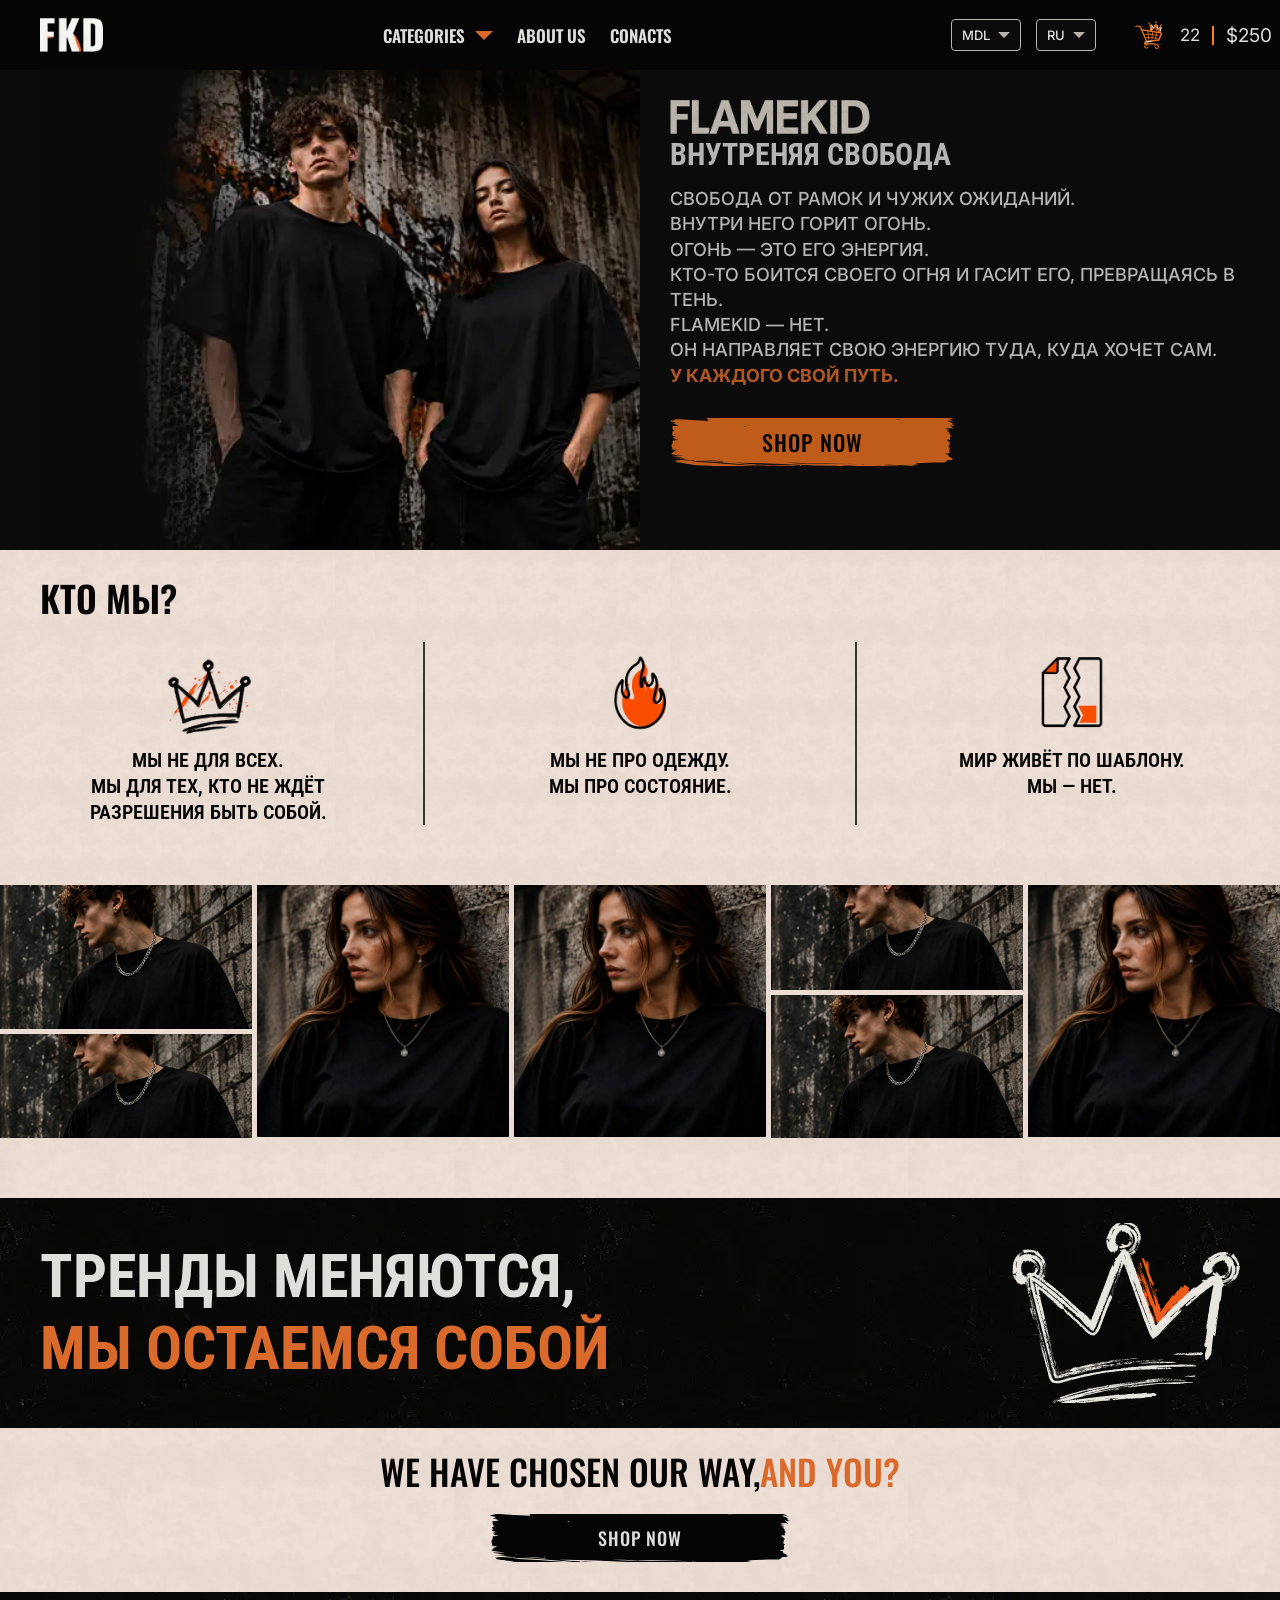
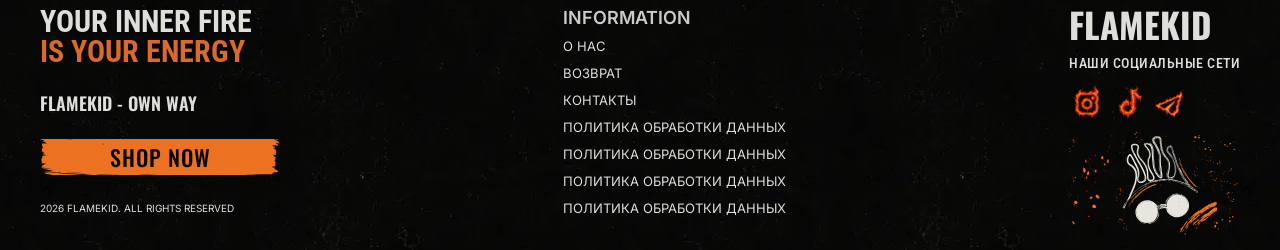
<file: about.html>
<!DOCTYPE html>
<html lang="ru">

<head>
	<title>О бренде</title>
	<meta charset="UTF-8">
	<meta name="format-detection" content="telephone=no">

	<style>
		.preloader {
			position: fixed;
			top: 0;
			left: 0;
			z-index: 500;
			display: flex;
			justify-content: center;
			align-items: center;
			width: 100vw;
			height: 100vh;
			background-color: #050505;
			overflow: hidden;
		}

		.preloader img {
			width: 128px;
			height: 128px;

			animation: preload-fkd 1s linear infinite;
		}


		@keyframes preload-fkd {
			0% {
				transform: scale(1);
			}

			50% {
				transform: scale(1.1);
			}

			100% {
				transform: scale(1);
			}
		}
	</style>


	<link rel="stylesheet" href="css/style.min.css?_v=20261029133945">
	<link rel="shortcut icon" href="favicon.ico">
	<!-- <meta name="robots" content="noindex, nofollow"> -->
	<meta name="viewport" content="width=device-width, initial-scale=1.0">
</head>
<div class="preloader">
	<img src="img/icons/preloader.svg" alt="preloader">
</div>

<body>
	<div class="wrapper">
		<header class="header header_black">
			<div class="header__container">
				<div class="header__row row-header">
					<a href="home.html" class="row-header__logo"><picture><source srcset="img/icons/logo-fkd.webp" type="image/webp"><img src="img/icons/logo-fkd.png" alt="logotype fkd"></picture></a>
					<div class="row-header__menu menu">
						<nav class="menu__body">
							<ul class="menu__list">
								<li class="menu__item menu__item_categories" data-da=".row-header, 767.98, 2">
									<a href="category.html" class="menu__link link-for-submenu">categories</a>
									<button class="menu__arrow arrow-button" aria-label="button orange arrow"></button>
									<nav class="menu__sub-menu">
										<ul class="menu__sub-list">
											<li data-da=".menu__list,767.98,0" class="menu__item menu__item_sub-item"><a href="#" class="menu__link">t-shirt</a></li>
											<li data-da=".menu__list,767.98,0" class="menu__item menu__item_sub-item"><a href="#" class="menu__link">caps</a></li>
											<li data-da=".menu__list,767.98,0" class="menu__item menu__item_sub-item"><a href="#" class="menu__link">shtani</a></li>
											<li data-da=".menu__list,767.98,0" class="menu__item menu__item_sub-item"><a href="#" class="menu__link">hudi</a></li>
										</ul>
									</nav>
								</li>
								<li class="menu__item"><a href="about.html" class="menu__link">about us</a></li>
								<li class="menu__item"><a href="contacts.html" class="menu__link">conacts</a></li>
							</ul>
						</nav>
					</div>
					<div class="row-header__info-block block-info-header" data-da=".menu__list, 479.98, 0 ">
						<div class="block-info-header__custom-select" data-da=".menu__list, 767.98, 9" translate="no">

							<select name="money" class="block-info-header__change-money">
								<option value="1" selected>mdl</option>
								<option value="2">usd</option>
								<option value="3">eur</option>
							</select>


							<select name="language" class="block-info-header__language">
								<option value="1" selected>ru</option>
								<option value="2">EN</option>
								<option value="3">RO</option>
							</select>
						</div>
						<a href="bag.html" class="block-info-header__bag bag" aria-label="shopping cart" translate="no">
							<span class="bag__quentity">22</span>
							<span class="bag__value-price">$250</span>
						</a>
					</div>
					<button type="button" class="row-header__menu-icon menu-text">
						<i></i>
						<div class="menu-text__txt">
							<span class="menu-text__label-close" translate="no">close</span>
							<span class="menu-text__label-open" translate="no">menu</span>
						</div>
					</button>
				</div>
			</div>
		</header>
		<main class="page">
			<section class="page__hero-brand brand-hero">
				<div class="brand-hero__container">
					<div class="brand-hero__row">
						<div class="brand-hero__img-ibg">
							<picture><source srcset="img/background/fkd03.webp" type="image/webp"><img src="img/background/fkd03.jpg" alt="fkd man"></picture>
						</div>
						<div class="brand-hero__info">
							<h1 class="brand-hero__title">flamekid</h1>
							<div class="brand-hero__logo-ibg">
								<picture><source srcset="img/banner-home/title-img.webp" type="image/webp"><img src="img/banner-home/title-img.png" alt="logo"></picture>
							</div>
							<h2 class="brand-hero__sub-title">внутреняя свобода</h2>
							<p>Свобода от рамок и чужих ожиданий. <br>
								Внутри него горит огонь. <br>
								Огонь — это его энергия. <br>
								Кто-то боится своего огня и гасит его, превращаясь в тень. <br>FLAMEKID — нет. <br>
								Он направляет свою энергию туда, куда хочет сам. <br> <span>У каждого свой путь.</span></p>
							<a href="#" class="brand-hero__link btn-bay btn-bay_orange">shop now</a>
						</div>
					</div>
				</div>
			</section>
			<section class="page__we-are who-we-are">
				<div class="who-we-are__container">
					<div class="who-we-are__top-row row-top">
						<h2 class="row-top__title caption">кто мы?</h2>
					</div>
					<div class="who-we-are__row">
						<div class="who-we-are__item">
							<div class="who-we-are__card card-about">
								<div class="card-about__icon card-about__icon_korona"></div>
								<p class="card-about__txt">Мы не для всех. <br>Мы для тех, кто не ждёт разрешения быть собой.</p>
							</div>
						</div>
						<div class="who-we-are__decor"></div>
						<div class="who-we-are__item">
							<div class="who-we-are__card card-about">
								<div class="card-about__icon card-about__icon_flame"></div>
								<p class="card-about__txt">Мы не про одежду. <br> Мы про состояние.</p>
							</div>
						</div>
						<div class="who-we-are__decor"></div>
						<div class="who-we-are__item">
							<div class="who-we-are__card card-about">
								<div class="card-about__icon card-about__icon_tamplate"></div>
								<p class="card-about__txt">Мир живёт по шаблону. <br> Мы — нет.</p>
							</div>
						</div>
					</div>
				</div>
			</section>
			<div class="page__galerie galerie">
				<div class="galerie__slider">
					<div class="galerie__swiper">
						<div class="galerie__slide slide-galerie slide-galerie_two-img">
							<div class="slide-galerie__img-ibg slide-galerie__img-ibg_big">
								<picture><source data-srcset="img/card-product-img/00000.webp" srcset="[data-uri]" type="image/webp"><img src="[data-uri]"  src="img/icons/fkd-lazy.svg" data-src="img/card-product-img/00000.png" alt="fkd"></picture>
							</div>
							<div class="slide-galerie__img-ibg slide-galerie__img-ibg_small">
								<picture><source data-srcset="img/card-product-img/00000.webp" srcset="[data-uri]" type="image/webp"><img src="[data-uri]"  src="img/icons/fkd-lazy.svg" data-src="img/card-product-img/00000.png" alt="fkd"></picture>
							</div>
						</div>
						<div class="galerie__slide slide-galerie">
							<div class="slide-galerie__img-ibg slide-galerie__img-ibg">
								<picture><source data-srcset="img/card-product-img/000010.webp" srcset="[data-uri]" type="image/webp"><img src="[data-uri]"  src="img/icons/fkd-lazy.svg" data-src="img/card-product-img/000010.png" alt="fkd"></picture>
							</div>
						</div>
						<div class="galerie__slide slide-galerie">
							<div class="slide-galerie__img-ibg slide-galerie__img-ibg">
								<picture><source data-srcset="img/card-product-img/000010.webp" srcset="[data-uri]" type="image/webp"><img src="[data-uri]"  src="img/icons/fkd-lazy.svg" data-src="img/card-product-img/000010.png" alt="fkd"></picture>
							</div>
						</div>
						<div class="galerie__slide slide-galerie slide-galerie_two-img">
							<div class="slide-galerie__img-ibg slide-galerie__img-ibg_small">
								<picture><source data-srcset="img/card-product-img/00000.webp" srcset="[data-uri]" type="image/webp"><img src="[data-uri]"  src="img/icons/fkd-lazy.svg" data-src="img/card-product-img/00000.png" alt="fkd"></picture>
							</div>
							<div class="slide-galerie__img-ibg slide-galerie__img-ibg_big">
								<picture><source data-srcset="img/card-product-img/00000.webp" srcset="[data-uri]" type="image/webp"><img src="[data-uri]"  src="img/icons/fkd-lazy.svg" data-src="img/card-product-img/00000.png" alt="fkd"></picture>
							</div>
						</div>
						<div class="galerie__slide slide-galerie">
							<div class="slide-galerie__img-ibg slide-galerie__img-ibg">
								<picture><source data-srcset="img/card-product-img/000010.webp" srcset="[data-uri]" type="image/webp"><img src="[data-uri]"  src="img/icons/fkd-lazy.svg" data-src="img/card-product-img/000010.png" alt="fkd"></picture>
							</div>
						</div>
					</div>
					<div class="galerie__btn-next btn-grey-arrow btn-grey-arrow_next"></div>
					<div class="galerie__btn-prev btn-grey-arrow btn-grey-arrow_prev"></div>
				</div>
				<div class="galerie__swiper-pagination"></div>
			</div>
			<div class="page__big-txt-info info-big-txt">
				<div class="info-big-txt__top-el el-top">
					<div class="el-top__container">
						<p class="el-top__text">тренды меняются, <br><span>мы остаемся собой</span></p>
						<div class="el-top__decor-img-ibg">
							<img src="img/icons/korona.svg" alt="korona">
						</div>
					</div>
				</div>
				<div class="info-big-txt__container">
					<div class="info-big-txt__bottom-row">
						<p class="info-big-txt__small-txt">We have chosen our way,<span>and you?</span></p>
						<a href="" class="info-big-txt__btn btn-bay">shop now</a>
					</div>
				</div>
			</div>
		</main>
		<footer class="footer">
			<div class="footer__container">
				<div class="footer__row">
					<div class="footer__item-left left-item-footer">
						<p class="left-item-footer__big-txt">Your inner fire <span> is your energy</span></p>
						<p class="left-item-footer__small-txt">flamekid - own way</p>
						<a href="#" class="left-item-footer__link btn-bay btn-bay_orange">shop now</a>
						<p class="left-item-footer__copyright" data-da=".right-item, 767.98,4">2026 flamekid. all rights reserved</p>
					</div>

					<div class="footer__info-links links-info-footer">
						<div data-spollers="767.98,max" class="links-info-footer__spollers spollers">
							<div class="spollers__item">
								<button type="button" data-spoller class="spollers__title">information</button>
								<ul class="spollers__body">
									<li class="spollers__items"><a href="#" class="spollers__link">о нас</a></li>
									<li class="spollers__items"><a href="return.html" class="spollers__link">возврат</a></li>
									<li class="spollers__items"><a href="#" class="spollers__link">контакты</a></li>
									<li class="spollers__items"><a href="information.html" class="spollers__link">политика обработки данных</a></li>
									<li class="spollers__items"><a href="information.html" class="spollers__link">политика обработки данных</a></li>
									<li class="spollers__items"><a href="information.html" class="spollers__link">политика обработки данных</a></li>
									<li class="spollers__items"><a href="information.html" class="spollers__link">политика обработки данных</a></li>
								</ul>
							</div>
						</div>
					</div>

					<div class="footer__item-right right-item">
						<a href="home.html" class="right-item__logo">flamekid</a>
						<h3 class="right-item__soc-media-title">наши социальные сети</h3>
						<div class="right-item__social-media media-social">

							<a href="#" class="media-social__link-ibg">
								<picture><source srcset="img/icons/inst-01.webp" type="image/webp"><img src="img/icons/inst-01.png" alt="instagram icon"></picture>
							</a>

							<a href="#" class="media-social__link-ibg">
								<picture><source srcset="img/icons/tiktok-01.webp" type="image/webp"><img src="img/icons/tiktok-01.png" alt="tiktok icon"></picture>
							</a>

							<a href="#" class="media-social__link-ibg">
								<picture><source srcset="img/icons/tg-01.webp" type="image/webp"><img src="img/icons/tg-01.png" alt="telegram icon"></picture>
							</a>
						</div>
						<div class="right-item__img-ibg">
							<img src="img/icons/fkd-footer.svg" alt="mascot logo">
						</div>
					</div>
				</div>
			</div>
		</footer>
	</div>
	<script src="js/app.min.js?_v=20261029133945"></script>
</body>

</html>
</file>
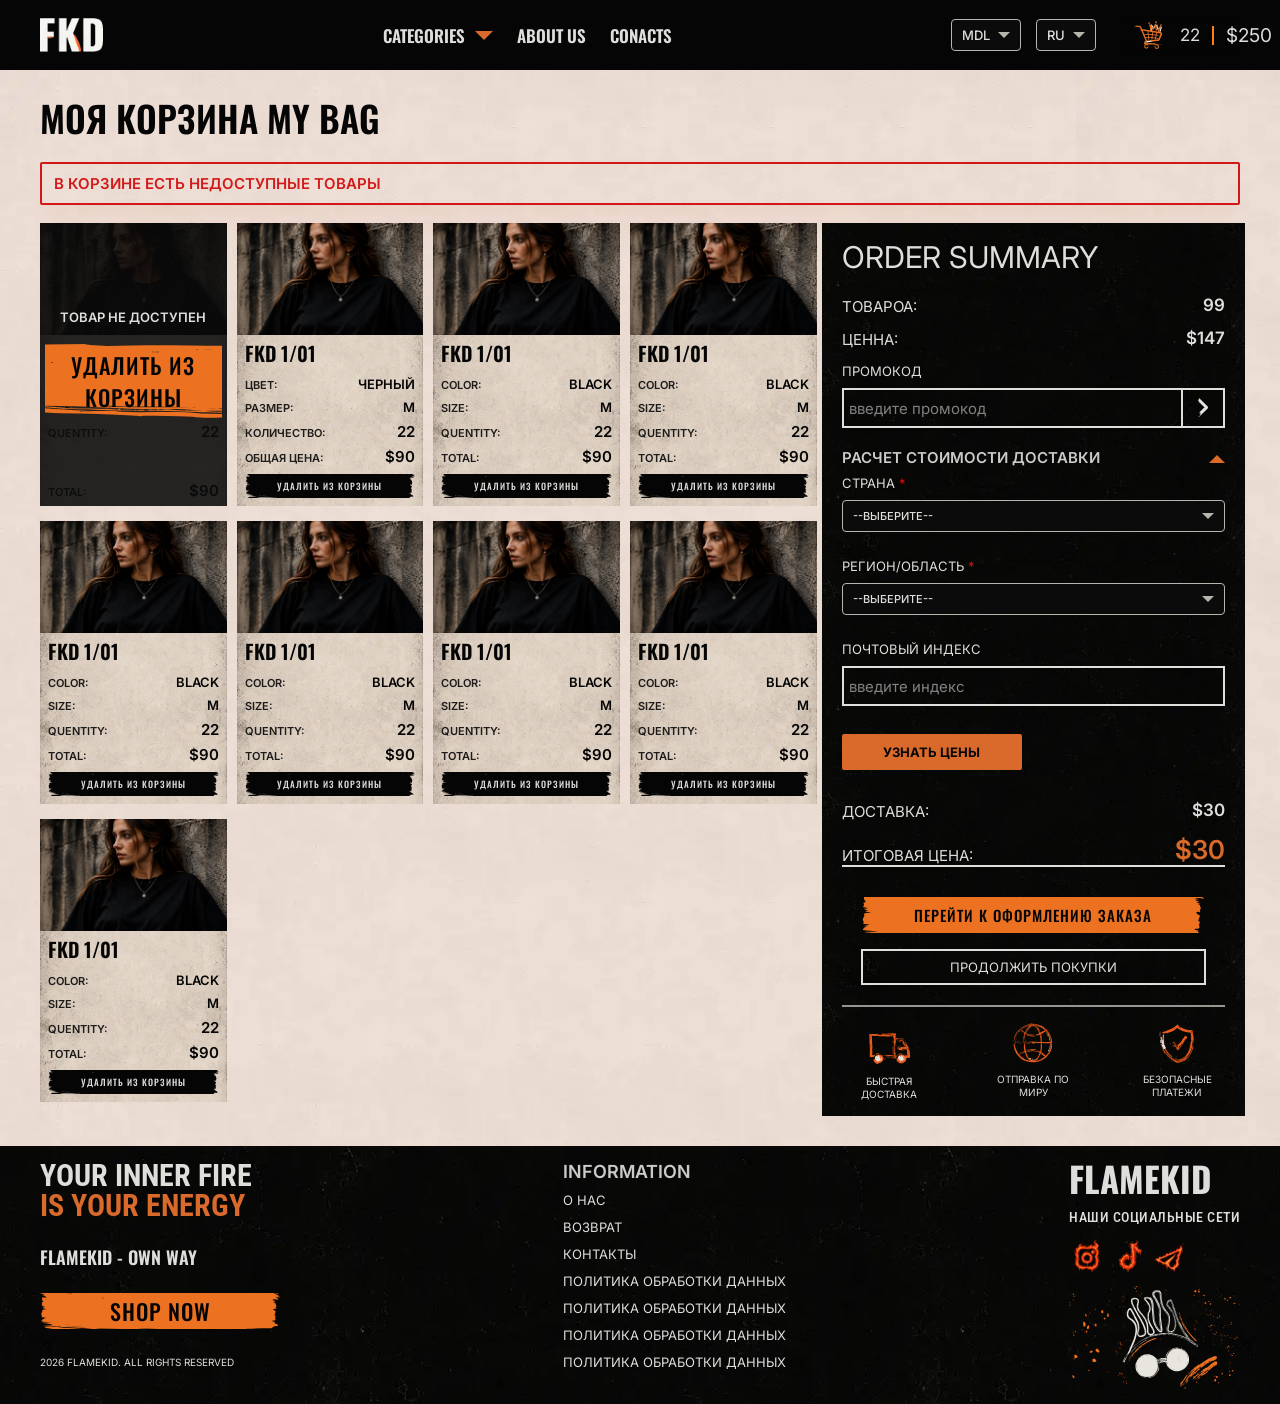
<file: bag.html>
<!DOCTYPE html>
<html lang="ru">

<head>
	<title>корзина</title>
	<meta charset="UTF-8">
	<meta name="format-detection" content="telephone=no">

	<style>
		.preloader {
			position: fixed;
			top: 0;
			left: 0;
			z-index: 500;
			display: flex;
			justify-content: center;
			align-items: center;
			width: 100vw;
			height: 100vh;
			background-color: #050505;
			overflow: hidden;
		}

		.preloader img {
			width: 128px;
			height: 128px;

			animation: preload-fkd 1s linear infinite;
		}


		@keyframes preload-fkd {
			0% {
				transform: scale(1);
			}

			50% {
				transform: scale(1.1);
			}

			100% {
				transform: scale(1);
			}
		}
	</style>


	<link rel="stylesheet" href="css/style.min.css?_v=20261029133945">
	<link rel="shortcut icon" href="favicon.ico">
	<!-- <meta name="robots" content="noindex, nofollow"> -->
	<meta name="viewport" content="width=device-width, initial-scale=1.0">
</head>
<div class="preloader">
	<img src="img/icons/preloader.svg" alt="preloader">
</div>

<body>
	<div class="wrapper">
		<header class="header header_black">
			<div class="header__container">
				<div class="header__row row-header">
					<a href="home.html" class="row-header__logo"><picture><source srcset="img/icons/logo-fkd.webp" type="image/webp"><img src="img/icons/logo-fkd.png" alt="logotype fkd"></picture></a>
					<div class="row-header__menu menu">
						<nav class="menu__body">
							<ul class="menu__list">
								<li class="menu__item menu__item_categories" data-da=".row-header, 767.98, 2">
									<a href="category.html" class="menu__link link-for-submenu">categories</a>
									<button class="menu__arrow arrow-button" aria-label="button orange arrow"></button>
									<nav class="menu__sub-menu">
										<ul class="menu__sub-list">
											<li data-da=".menu__list,767.98,0" class="menu__item menu__item_sub-item"><a href="#" class="menu__link">t-shirt</a></li>
											<li data-da=".menu__list,767.98,0" class="menu__item menu__item_sub-item"><a href="#" class="menu__link">caps</a></li>
											<li data-da=".menu__list,767.98,0" class="menu__item menu__item_sub-item"><a href="#" class="menu__link">shtani</a></li>
											<li data-da=".menu__list,767.98,0" class="menu__item menu__item_sub-item"><a href="#" class="menu__link">hudi</a></li>
										</ul>
									</nav>
								</li>
								<li class="menu__item"><a href="about.html" class="menu__link">about us</a></li>
								<li class="menu__item"><a href="contacts.html" class="menu__link">conacts</a></li>
							</ul>
						</nav>
					</div>
					<div class="row-header__info-block block-info-header" data-da=".menu__list, 479.98, 0 ">
						<div class="block-info-header__custom-select" data-da=".menu__list, 767.98, 9" translate="no">

							<select name="money" class="block-info-header__change-money">
								<option value="1" selected>mdl</option>
								<option value="2">usd</option>
								<option value="3">eur</option>
							</select>


							<select name="language" class="block-info-header__language">
								<option value="1" selected>ru</option>
								<option value="2">EN</option>
								<option value="3">RO</option>
							</select>
						</div>
						<a href="bag.html" class="block-info-header__bag bag" aria-label="shopping cart" translate="no">
							<span class="bag__quentity">22</span>
							<span class="bag__value-price">$250</span>
						</a>
					</div>
					<button type="button" class="row-header__menu-icon menu-text">
						<i></i>
						<div class="menu-text__txt">
							<span class="menu-text__label-close" translate="no">close</span>
							<span class="menu-text__label-open" translate="no">menu</span>
						</div>
					</button>
				</div>
			</div>
		</header>
		<main class="page page_bg">
			<section class="page__bag-content content-bag">
				<div class="content-bag__container">
					<div class="content-bag__top-row row-top">
						<h1 class="row-top__title caption">моя корзина my bag</h1>
					</div>
					<div class="content-bag__alert alert _alert-active">
						<p class="alert__text">в корзине есть недоступные товары</p>
					</div>
					<p class="content-bag__info-empty-bag">ваша корзина пуста</p>
					<div class="content-bag__row">
						<div class="content-bag__left-column column-left-bag">
							<div class="column-left-bag__product product-bag _unavailable">
								<div class="product-bag__card">
									<a href="product.html" class="product-bag__img-ibg">
										<picture><source data-srcset="img/card-product-img/000010.webp" srcset="[data-uri]" type="image/webp"><img src="[data-uri]"  src="img/icons/fkd-lazy.svg" data-src="img/card-product-img/000010.png" alt="t-shirt"></picture>
									</a>
									<div class="product-bag__body">
										<h2 class="product-bag__title">fkd 1/01</h2>

										<div class="product-bag__color-info info-color info-card-bag">
											<div class="info-color__caption caption-info-bag">color</div>
											<div class="info-color__value">black</div>
										</div>

										<div class="product-bag__size-info info-size info-card-bag">
											<div class="info-size__caption caption-info-bag">size</div>
											<div class="info-size__value">m</div>
										</div>

										<div class="product-bag__quentity quentity-products info-card-bag">
											<div class="quentity-products__caption caption-info-bag">quentity</div>
											<div class="quentity-products__items">22</div>
										</div>
										<div class="product-bag__price price-product-bag info-card-bag">
											<div class="price-product-bag__caption caption-info-bag">total</div>
											<div class="price-product-bag__money" translate="no">$90</div>
										</div>
										<button type="button" class="product-bag__btn-remove btn-bay">удалить из корзины</button>
									</div>
								</div>
								<div class="product-bag__stock-no no-stock">
									<div class="no-stock__info">
										<p class="no-stock__title">товар не доступен</p>
										<button class="no-stock__remove-btn btn-bay btn-bay_orange">удалить из корзины</button>
									</div>
								</div>
							</div>
							<div class="column-left-bag__product product-bag">
								<div class="product-bag__card">
									<div class="product-bag__img-ibg">
										<picture><source data-srcset="img/card-product-img/000010.webp" srcset="[data-uri]" type="image/webp"><img src="[data-uri]"  src="img/icons/fkd-lazy.svg" data-src="img/card-product-img/000010.png" alt="t-shirt"></picture>
									</div>
									<div class="product-bag__body">
										<h2 class="product-bag__title">fkd 1/01</h2>

										<div class="product-bag__color-info info-color info-card-bag">
											<div class="info-color__caption caption-info-bag">цвет</div>
											<div class="info-color__value">черный</div>
										</div>

										<div class="product-bag__size-info info-size info-card-bag">
											<div class="info-size__caption caption-info-bag">размер</div>
											<div class="info-size__value">m</div>
										</div>

										<div class="product-bag__quentity quentity-products info-card-bag">
											<div class="quentity-products__caption caption-info-bag">количество</div>
											<div class="quentity-products__items">22</div>
										</div>
										<div class="product-bag__price price-product-bag info-card-bag">
											<div class="price-product-bag__caption caption-info-bag">общая цена</div>
											<div class="price-product-bag__money" translate="no">$90</div>
										</div>
										<button type="button" class="product-bag__btn-remove btn-bay">удалить из корзины</button>
									</div>
								</div>
							</div>
							<div class="column-left-bag__product product-bag">
								<div class="product-bag__card">
									<div class="product-bag__img-ibg">
										<picture><source data-srcset="img/card-product-img/000010.webp" srcset="[data-uri]" type="image/webp"><img src="[data-uri]"  src="img/icons/fkd-lazy.svg" data-src="img/card-product-img/000010.png" alt="t-shirt"></picture>
									</div>
									<div class="product-bag__body">
										<h2 class="product-bag__title">fkd 1/01</h2>

										<div class="product-bag__color-info info-color info-card-bag">
											<div class="info-color__caption caption-info-bag">color</div>
											<div class="info-color__value">black</div>
										</div>

										<div class="product-bag__size-info info-size info-card-bag">
											<div class="info-size__caption caption-info-bag">size</div>
											<div class="info-size__value">m</div>
										</div>

										<div class="product-bag__quentity quentity-products info-card-bag">
											<div class="quentity-products__caption caption-info-bag">quentity</div>
											<div class="quentity-products__items">22</div>
										</div>
										<div class="product-bag__price price-product-bag info-card-bag">
											<div class="price-product-bag__caption caption-info-bag">total</div>
											<div class="price-product-bag__money" translate="no">$90</div>
										</div>
										<button type="button" class="product-bag__btn-remove btn-bay">удалить из корзины</button>
									</div>
								</div>
							</div>
							<div class="column-left-bag__product product-bag">
								<div class="product-bag__card">
									<div class="product-bag__img-ibg">
										<picture><source data-srcset="img/card-product-img/000010.webp" srcset="[data-uri]" type="image/webp"><img src="[data-uri]"  src="img/icons/fkd-lazy.svg" data-src="img/card-product-img/000010.png" alt="t-shirt"></picture>
									</div>
									<div class="product-bag__body">
										<h2 class="product-bag__title">fkd 1/01</h2>

										<div class="product-bag__color-info info-color info-card-bag">
											<div class="info-color__caption caption-info-bag">color</div>
											<div class="info-color__value">black</div>
										</div>

										<div class="product-bag__size-info info-size info-card-bag">
											<div class="info-size__caption caption-info-bag">size</div>
											<div class="info-size__value">m</div>
										</div>

										<div class="product-bag__quentity quentity-products info-card-bag">
											<div class="quentity-products__caption caption-info-bag">quentity</div>
											<div class="quentity-products__items">22</div>
										</div>
										<div class="product-bag__price price-product-bag info-card-bag">
											<div class="price-product-bag__caption caption-info-bag">total</div>
											<div class="price-product-bag__money" translate="no">$90</div>
										</div>
										<button type="button" class="product-bag__btn-remove btn-bay">удалить из корзины</button>
									</div>
								</div>
							</div>
							<div class="column-left-bag__product product-bag">
								<div class="product-bag__card">
									<div class="product-bag__img-ibg">
										<picture><source data-srcset="img/card-product-img/000010.webp" srcset="[data-uri]" type="image/webp"><img src="[data-uri]"  src="img/icons/fkd-lazy.svg" data-src="img/card-product-img/000010.png" alt="t-shirt"></picture>
									</div>
									<div class="product-bag__body">
										<h2 class="product-bag__title">fkd 1/01</h2>

										<div class="product-bag__color-info info-color info-card-bag">
											<div class="info-color__caption caption-info-bag">color</div>
											<div class="info-color__value">black</div>
										</div>

										<div class="product-bag__size-info info-size info-card-bag">
											<div class="info-size__caption caption-info-bag">size</div>
											<div class="info-size__value">m</div>
										</div>

										<div class="product-bag__quentity quentity-products info-card-bag">
											<div class="quentity-products__caption caption-info-bag">quentity</div>
											<div class="quentity-products__items">22</div>
										</div>
										<div class="product-bag__price price-product-bag info-card-bag">
											<div class="price-product-bag__caption caption-info-bag">total</div>
											<div class="price-product-bag__money" translate="no">$90</div>
										</div>
										<button type="button" class="product-bag__btn-remove btn-bay">удалить из корзины</button>
									</div>
								</div>
							</div>
							<div class="column-left-bag__product product-bag">
								<div class="product-bag__card">
									<div class="product-bag__img-ibg">
										<picture><source data-srcset="img/card-product-img/000010.webp" srcset="[data-uri]" type="image/webp"><img src="[data-uri]"  src="img/icons/fkd-lazy.svg" data-src="img/card-product-img/000010.png" alt="t-shirt"></picture>
									</div>
									<div class="product-bag__body">
										<h2 class="product-bag__title">fkd 1/01</h2>

										<div class="product-bag__color-info info-color info-card-bag">
											<div class="info-color__caption caption-info-bag">color</div>
											<div class="info-color__value">black</div>
										</div>

										<div class="product-bag__size-info info-size info-card-bag">
											<div class="info-size__caption caption-info-bag">size</div>
											<div class="info-size__value">m</div>
										</div>

										<div class="product-bag__quentity quentity-products info-card-bag">
											<div class="quentity-products__caption caption-info-bag">quentity</div>
											<div class="quentity-products__items">22</div>
										</div>
										<div class="product-bag__price price-product-bag info-card-bag">
											<div class="price-product-bag__caption caption-info-bag">total</div>
											<div class="price-product-bag__money" translate="no">$90</div>
										</div>
										<button type="button" class="product-bag__btn-remove btn-bay">удалить из корзины</button>
									</div>
								</div>
							</div>
							<div class="column-left-bag__product product-bag">
								<div class="product-bag__card">
									<div class="product-bag__img-ibg">
										<picture><source data-srcset="img/card-product-img/000010.webp" srcset="[data-uri]" type="image/webp"><img src="[data-uri]"  src="img/icons/fkd-lazy.svg" data-src="img/card-product-img/000010.png" alt="t-shirt"></picture>
									</div>
									<div class="product-bag__body">
										<h2 class="product-bag__title">fkd 1/01</h2>

										<div class="product-bag__color-info info-color info-card-bag">
											<div class="info-color__caption caption-info-bag">color</div>
											<div class="info-color__value">black</div>
										</div>

										<div class="product-bag__size-info info-size info-card-bag">
											<div class="info-size__caption caption-info-bag">size</div>
											<div class="info-size__value">m</div>
										</div>

										<div class="product-bag__quentity quentity-products info-card-bag">
											<div class="quentity-products__caption caption-info-bag">quentity</div>
											<div class="quentity-products__items">22</div>
										</div>
										<div class="product-bag__price price-product-bag info-card-bag">
											<div class="price-product-bag__caption caption-info-bag">total</div>
											<div class="price-product-bag__money" translate="no">$90</div>
										</div>
										<button type="button" class="product-bag__btn-remove btn-bay">удалить из корзины</button>
									</div>
								</div>
							</div>
							<div class="column-left-bag__product product-bag">
								<div class="product-bag__card">
									<div class="product-bag__img-ibg">
										<picture><source data-srcset="img/card-product-img/000010.webp" srcset="[data-uri]" type="image/webp"><img src="[data-uri]"  src="img/icons/fkd-lazy.svg" data-src="img/card-product-img/000010.png" alt="t-shirt"></picture>
									</div>
									<div class="product-bag__body">
										<h2 class="product-bag__title">fkd 1/01</h2>

										<div class="product-bag__color-info info-color info-card-bag">
											<div class="info-color__caption caption-info-bag">color</div>
											<div class="info-color__value">black</div>
										</div>

										<div class="product-bag__size-info info-size info-card-bag">
											<div class="info-size__caption caption-info-bag">size</div>
											<div class="info-size__value">m</div>
										</div>

										<div class="product-bag__quentity quentity-products info-card-bag">
											<div class="quentity-products__caption caption-info-bag">quentity</div>
											<div class="quentity-products__items">22</div>
										</div>
										<div class="product-bag__price price-product-bag info-card-bag">
											<div class="price-product-bag__caption caption-info-bag">total</div>
											<div class="price-product-bag__money" translate="no">$90</div>
										</div>
										<button type="button" class="product-bag__btn-remove btn-bay">удалить из корзины</button>
									</div>
								</div>
							</div>
							<div class="column-left-bag__product product-bag">
								<div class="product-bag__card">
									<div class="product-bag__img-ibg">
										<picture><source data-srcset="img/card-product-img/000010.webp" srcset="[data-uri]" type="image/webp"><img src="[data-uri]"  src="img/icons/fkd-lazy.svg" data-src="img/card-product-img/000010.png" alt="t-shirt"></picture>
									</div>
									<div class="product-bag__body">
										<h2 class="product-bag__title">fkd 1/01</h2>

										<div class="product-bag__color-info info-color info-card-bag">
											<div class="info-color__caption caption-info-bag">color</div>
											<div class="info-color__value">black</div>
										</div>

										<div class="product-bag__size-info info-size info-card-bag">
											<div class="info-size__caption caption-info-bag">size</div>
											<div class="info-size__value">m</div>
										</div>

										<div class="product-bag__quentity quentity-products info-card-bag">
											<div class="quentity-products__caption caption-info-bag">quentity</div>
											<div class="quentity-products__items">22</div>
										</div>
										<div class="product-bag__price price-product-bag info-card-bag">
											<div class="price-product-bag__caption caption-info-bag">total</div>
											<div class="price-product-bag__money" translate="no">$90</div>
										</div>
										<button type="button" class="product-bag__btn-remove btn-bay">удалить из корзины</button>
									</div>
								</div>
							</div>
						</div>
						<div class="content-bag__right-column column-right">
							<div class="column-right__body">
								<h3 class="column-right__title">order summary</h3>
								<div class="column-right__quentity-info info-quentity info-card-bag">
									<div class="info-quentity__title">товароа</div>
									<div class="info-quentity__product-quentity">99</div>
								</div>
								<div class="column-right__price price-order info-card-bag">
									<div class="price-order__title">ценна</div>
									<div class="price-order__price">$147</div>
								</div>
								<div class="column-right__promo-code code-promo">
									<h3 class="code-promo__title">промокод</h3>
									<form class="code-promo__form">
										<input autocomplete="off" type="text" class="code-promo__input" name="coupon" placeholder="введите промокод">
										<button type="submit" class="code-promo__btn"></button>
									</form>
								</div>
								<div class="column-right__shiping shiping">
									<div data-spollers class="shiping__spollers spollers">
										<div class="spollers__item">
											<button type="button" data-spoller class="spollers__title _spoller-active">Расчет стоимости доставки</button>
											<form data-dev data-popup-message="#modal-shipping" autocomplete="off" class="spollers__body form-shipping">
												<div class="form-shipping__item form-shipping__item_country">
													<label for="input-country" class="form-shipping__label">страна <span>*</span></label>
													<select data-required data-scroll name="country_id" class="form-shipping__select" id="input-country" data-error="выберите страну">
														<option value="" selected>--выберите--</option>
														<option value="2">Пункт №2</option>
														<option value="3">Пункт №3</option>
														<option value="4">Пункт №4</option>
														<option value="2">Пункт №2</option>
														<option value="3">Пункт №3</option>
														<option value="4">Пункт №4</option>
														<option value="2">Пункт №2</option>
														<option value="3">Пункт №3</option>
														<option value="4">Пункт №4</option>
													</select>
												</div>
												<div class="form-shipping__item">
													<label for="input-zone" class="form-shipping__label">регион/область <span>*</span></label>
													<select data-required data-scroll name="zone_id" class="form-shipping__select" id="input-zone" data-error="выберите регион/область">
														<option value="" selected>--выберите--</option>
														<option value="2">Пункт №2</option>
														<option value="3">Пункт №3</option>
														<option value="4">Пункт №4</option>
													</select>
												</div>
												<div class="form-shipping__item">
													<label for="input-postcode" class="form-shipping__label">почтовый индекс</label>
													<input data-required type="text" name="postcode" id="input-postcode" class="form-shipping__poscode" placeholder="введите индекс" data-error="введите индекс">
												</div>
												<button type="submit" id="button-quote" class="form-shipping__btn">узнать цены</button>
											</form>
										</div>
									</div>
								</div>
								<div class="column-right__price price-order info-card-bag">
									<div class="price-order__title">доставка</div>
									<div class="price-order__price">$30</div>
								</div>
								<div class="column-right__price column-right__price_total price-order info-card-bag">
									<div class="price-order__title">итоговая цена</div>
									<div class="price-order__price price-order__price_big-price">$30</div>
								</div>
								<a href="checkout.html" class="column-right__checkout btn-bay btn-bay_orange">перейти к оформлению заказа</a>
								<a href="#" class="column-right__continue-shop">продолжить покупки</a>
								<div class="column-right__icons-row row-icons-product">
									<div class="row-icons-product__card">
										<div class="row-icons-product__icon-diverly"></div>
										<p class="row-icons-product__txt">быстрая доставка</p>
									</div>
									<div class="row-icons-product__card">
										<div class="row-icons-product__icon-shiping"></div>
										<p class="row-icons-product__txt">отправка по миру</p>
									</div>
									<div class="row-icons-product__card">
										<div class="row-icons-product__icon-secure"></div>
										<p class="row-icons-product__txt">безопасные платежи</p>
									</div>
								</div>
							</div>
						</div>
					</div>
				</div>
			</section>
		</main>
		<footer class="footer">
			<div class="footer__container">
				<div class="footer__row">
					<div class="footer__item-left left-item-footer">
						<p class="left-item-footer__big-txt">Your inner fire <span> is your energy</span></p>
						<p class="left-item-footer__small-txt">flamekid - own way</p>
						<a href="#" class="left-item-footer__link btn-bay btn-bay_orange">shop now</a>
						<p class="left-item-footer__copyright" data-da=".right-item, 767.98,4">2026 flamekid. all rights reserved</p>
					</div>

					<div class="footer__info-links links-info-footer">
						<div data-spollers="767.98,max" class="links-info-footer__spollers spollers">
							<div class="spollers__item">
								<button type="button" data-spoller class="spollers__title">information</button>
								<ul class="spollers__body">
									<li class="spollers__items"><a href="#" class="spollers__link">о нас</a></li>
									<li class="spollers__items"><a href="return.html" class="spollers__link">возврат</a></li>
									<li class="spollers__items"><a href="#" class="spollers__link">контакты</a></li>
									<li class="spollers__items"><a href="information.html" class="spollers__link">политика обработки данных</a></li>
									<li class="spollers__items"><a href="information.html" class="spollers__link">политика обработки данных</a></li>
									<li class="spollers__items"><a href="information.html" class="spollers__link">политика обработки данных</a></li>
									<li class="spollers__items"><a href="information.html" class="spollers__link">политика обработки данных</a></li>
								</ul>
							</div>
						</div>
					</div>

					<div class="footer__item-right right-item">
						<a href="home.html" class="right-item__logo">flamekid</a>
						<h3 class="right-item__soc-media-title">наши социальные сети</h3>
						<div class="right-item__social-media media-social">

							<a href="#" class="media-social__link-ibg">
								<picture><source srcset="img/icons/inst-01.webp" type="image/webp"><img src="img/icons/inst-01.png" alt="instagram icon"></picture>
							</a>

							<a href="#" class="media-social__link-ibg">
								<picture><source srcset="img/icons/tiktok-01.webp" type="image/webp"><img src="img/icons/tiktok-01.png" alt="tiktok icon"></picture>
							</a>

							<a href="#" class="media-social__link-ibg">
								<picture><source srcset="img/icons/tg-01.webp" type="image/webp"><img src="img/icons/tg-01.png" alt="telegram icon"></picture>
							</a>
						</div>
						<div class="right-item__img-ibg">
							<img src="img/icons/fkd-footer.svg" alt="mascot logo">
						</div>
					</div>
				</div>
			</div>
		</footer>
	</div>
	<div id="modal-shipping" aria-hidden="true" class="popup">
		<div class="popup__wrapper">
			<form class="popup__content content-popup">
				<button data-close type="button" class="popup-close-btn" aria-label="close popup"></button>
				<div class="content-popup__title">Варианты доставки</div>
				<div class="content-popup__subtitle">Пожалуйста, выберите предпочтительный способ доставки для этого заказа.</div>
				<p>Бесплатная доставка</p>
				<div class="content-popup__check-form form-check">
					<input type="radio" name="shipping_method" value="free.free" id="input-shipping-method-free-free">
					<label for="input-shipping-method-free-free">Бесплатная доставка - 0р.</label>
				</div>
				<p>Фиксированная стоимость доставки</p>
				<div class="content-popup__check-form form-check">
					<input type="radio" name="shipping_method" value="flat.flat" id="input-shipping-method-flat-flat">
					<label for="input-shipping-method-flat-flat">Доставка с фиксированной стоимостью доставки - 5р</label>
				</div>
				<button data-close type="submit" id="button-shipping-method" class="content-popup__btn-shiping btn-bay btn-bay_orange">применить доставку</button>
			</form>
		</div>
	</div>
	<script src="js/app.min.js?_v=20261029133945"></script>
</body>

</html>
</file>
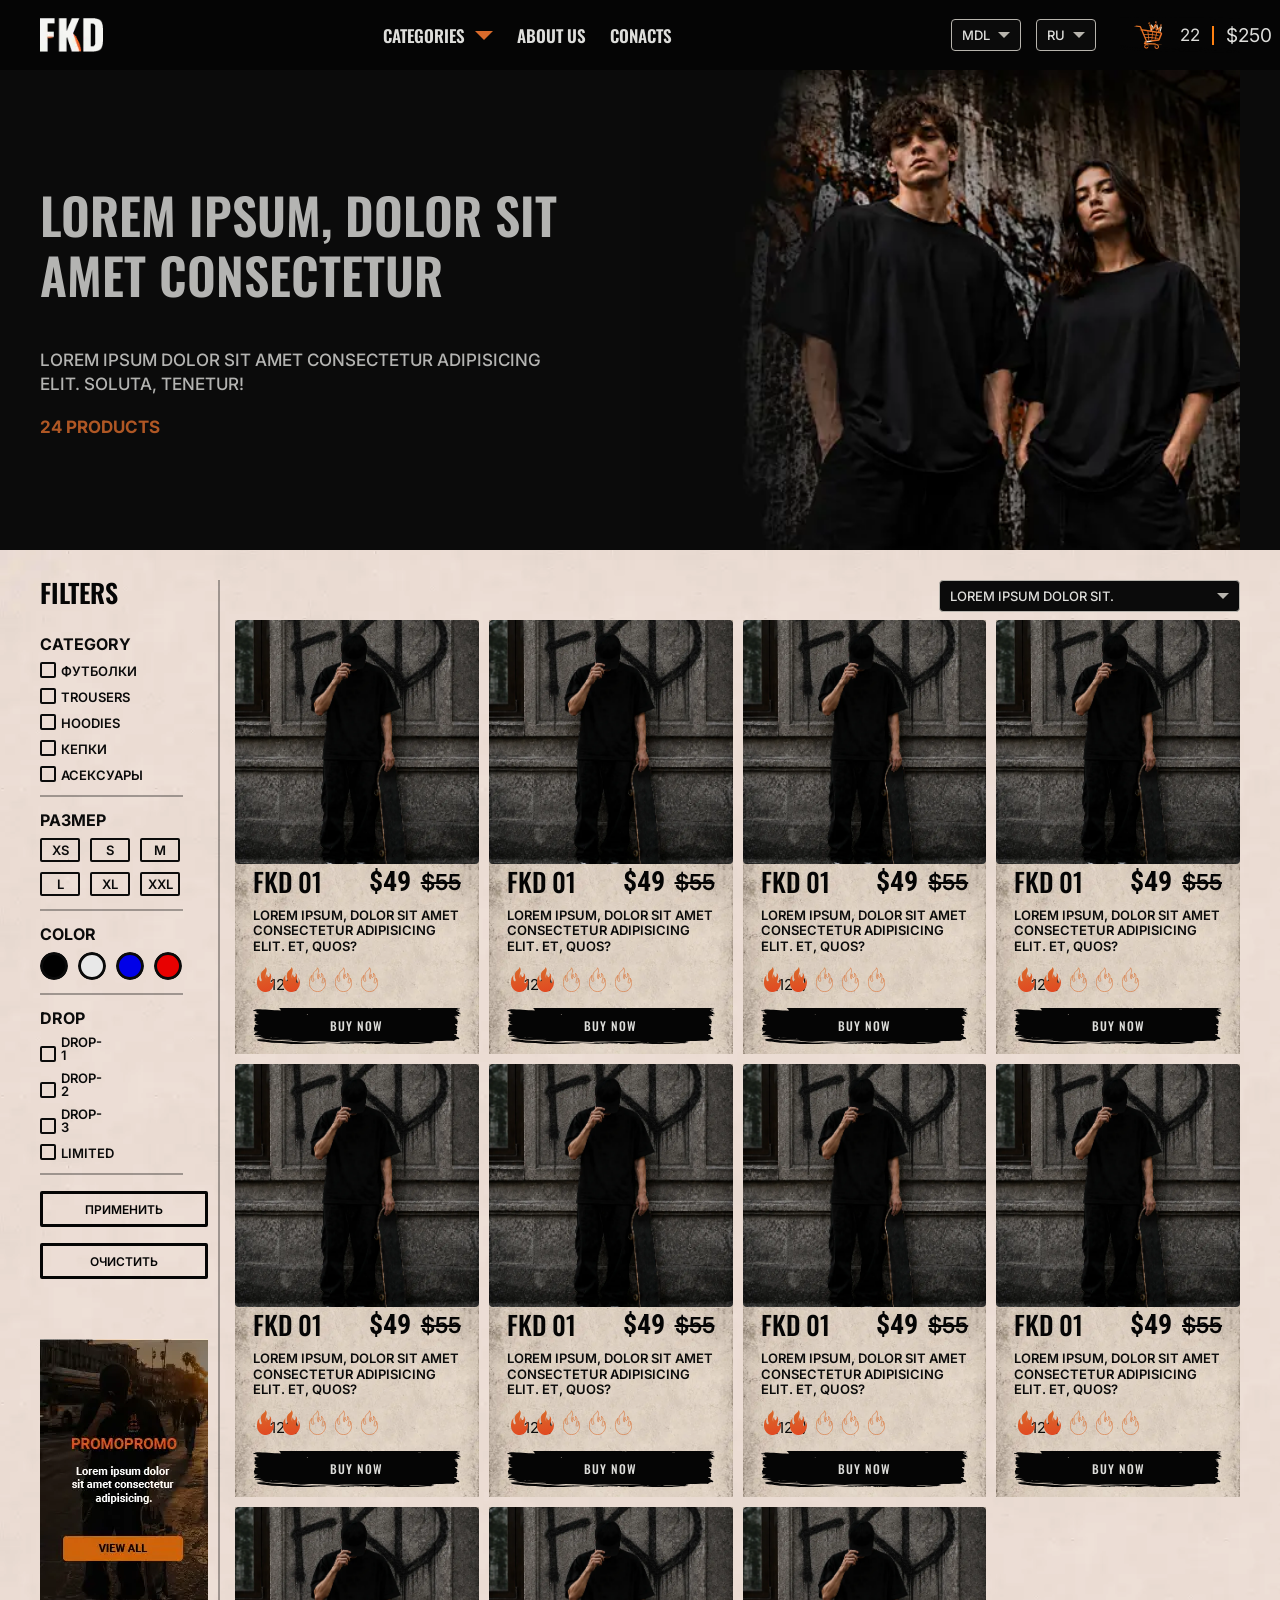
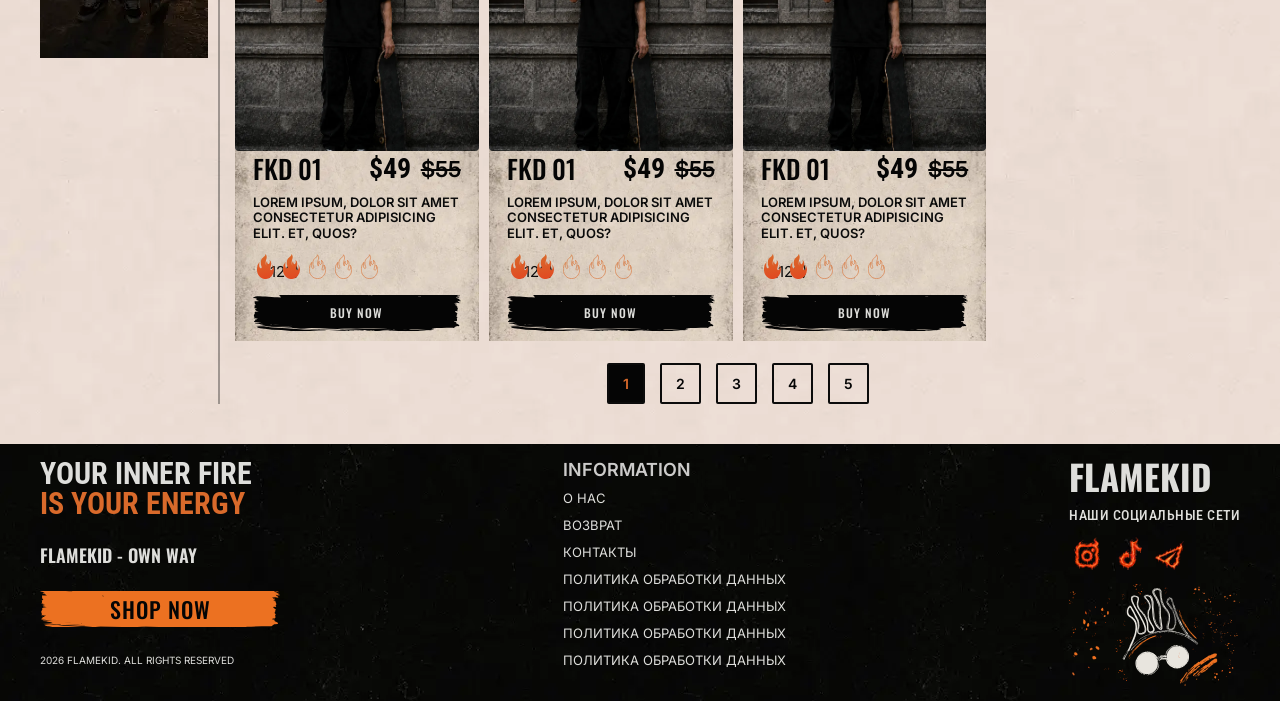
<file: category.html>
<!DOCTYPE html>
<html lang="ru">

<head>
	<title>Category</title>
	<meta charset="UTF-8">
	<meta name="format-detection" content="telephone=no">

	<style>
		.preloader {
			position: fixed;
			top: 0;
			left: 0;
			z-index: 500;
			display: flex;
			justify-content: center;
			align-items: center;
			width: 100vw;
			height: 100vh;
			background-color: #050505;
			overflow: hidden;
		}

		.preloader img {
			width: 128px;
			height: 128px;

			animation: preload-fkd 1s linear infinite;
		}


		@keyframes preload-fkd {
			0% {
				transform: scale(1);
			}

			50% {
				transform: scale(1.1);
			}

			100% {
				transform: scale(1);
			}
		}
	</style>


	<link rel="stylesheet" href="css/style.min.css?_v=20261029133945">
	<link rel="shortcut icon" href="favicon.ico">
	<!-- <meta name="robots" content="noindex, nofollow"> -->
	<meta name="viewport" content="width=device-width, initial-scale=1.0">
</head>
<div class="preloader">
	<img src="img/icons/preloader.svg" alt="preloader">
</div>

<body>
	<div class="wrapper">
		<header class="header header_black">
			<div class="header__container">
				<div class="header__row row-header">
					<a href="home.html" class="row-header__logo"><picture><source srcset="img/icons/logo-fkd.webp" type="image/webp"><img src="img/icons/logo-fkd.png" alt="logotype fkd"></picture></a>
					<div class="row-header__menu menu">
						<nav class="menu__body">
							<ul class="menu__list">
								<li class="menu__item menu__item_categories" data-da=".row-header, 767.98, 2">
									<a href="category.html" class="menu__link link-for-submenu">categories</a>
									<button class="menu__arrow arrow-button" aria-label="button orange arrow"></button>
									<nav class="menu__sub-menu">
										<ul class="menu__sub-list">
											<li data-da=".menu__list,767.98,0" class="menu__item menu__item_sub-item"><a href="#" class="menu__link">t-shirt</a></li>
											<li data-da=".menu__list,767.98,0" class="menu__item menu__item_sub-item"><a href="#" class="menu__link">caps</a></li>
											<li data-da=".menu__list,767.98,0" class="menu__item menu__item_sub-item"><a href="#" class="menu__link">shtani</a></li>
											<li data-da=".menu__list,767.98,0" class="menu__item menu__item_sub-item"><a href="#" class="menu__link">hudi</a></li>
										</ul>
									</nav>
								</li>
								<li class="menu__item"><a href="about.html" class="menu__link">about us</a></li>
								<li class="menu__item"><a href="contacts.html" class="menu__link">conacts</a></li>
							</ul>
						</nav>
					</div>
					<div class="row-header__info-block block-info-header" data-da=".menu__list, 479.98, 0 ">
						<div class="block-info-header__custom-select" data-da=".menu__list, 767.98, 9" translate="no">

							<select name="money" class="block-info-header__change-money">
								<option value="1" selected>mdl</option>
								<option value="2">usd</option>
								<option value="3">eur</option>
							</select>


							<select name="language" class="block-info-header__language">
								<option value="1" selected>ru</option>
								<option value="2">EN</option>
								<option value="3">RO</option>
							</select>
						</div>
						<a href="bag.html" class="block-info-header__bag bag" aria-label="shopping cart" translate="no">
							<span class="bag__quentity">22</span>
							<span class="bag__value-price">$250</span>
						</a>
					</div>
					<button type="button" class="row-header__menu-icon menu-text">
						<i></i>
						<div class="menu-text__txt">
							<span class="menu-text__label-close" translate="no">close</span>
							<span class="menu-text__label-open" translate="no">menu</span>
						</div>
					</button>
				</div>
			</div>
		</header>
		<main class="page">
			<section class="page__category category-page">
				<div class="category-page__container">
					<div class="category-page__row">
						<div class="category-page__content">
							<h1 class="category-page__title">Lorem ipsum, dolor sit amet consectetur</h1>
							<p>Lorem ipsum dolor sit amet consectetur adipisicing elit. Soluta, tenetur!</p>
							<div class="category-page__quentity-products">24 products</div>
						</div>
						<div class="category-page__img-ibg">
							<picture><source srcset="img/background/fkd03.webp" type="image/webp"><img src="img/background/fkd03.jpg" alt="fkd banner"></picture>
						</div>
					</div>
				</div>
			</section>
			<section class="page__products-block block-products">
				<div class="block-products__container">
					<div class="block-products__row-content">
						<aside class="block-products__filters filters">
							<div class="filters__mob-header mob-header-filtres">
								<h2 class="mob-header-filtres__title">filtres</h2>
								<button class="mob-header-filtres__btn"></button>
							</div>
							<h2 class="filters__title">filters</h2>
							<form class="filters__body">
								<div data-spollers="767.98,max" class="filters__category spollers">
									<div class="spollers__item">
										<h3 data-spoller class="spollers__title">category</h3>
										<div class="spollers__body body-spollers body-spollers ">
											<div class="body-spollers__content body-spollers__content_category">
												<div class="body-spollers__el el-spollers">
													<input type="checkbox" id="t-shirts" name="filter[]" class="el-spollers__checkbox">
													<label for="t-shirts" class="el-spollers__label">футболки</label>
												</div>
												<div class="body-spollers__el el-spollers">
													<input type="checkbox" id="trousers" name="filter[]" class="el-spollers__checkbox">
													<label for="trousers" class="el-spollers__label">trousers</label>
												</div>
												<div class="body-spollers__el el-spollers">
													<input type="checkbox" id="hoodies" name="filter[]" class="el-spollers__checkbox">
													<label for="hoodies" class="el-spollers__label">hoodies</label>
												</div>
												<div class="body-spollers__el el-spollers">
													<input type="checkbox" id="caps" name="filter[]" class="el-spollers__checkbox">
													<label for="caps" class="el-spollers__label">кепки</label>
												</div>
												<div class="body-spollers__el el-spollers">
													<input type="checkbox" id="accessories" name="filter[]" class="el-spollers__checkbox">
													<label for="accessories" class="el-spollers__label">асексуары</label>
												</div>
											</div>
										</div>
									</div>
									<div class="spollers__item">
										<h3 data-spoller class="spollers__title">размер</h3>
										<div class="spollers__body body-spollers">
											<div class="body-spollers__content body-spollers__content_size">
												<div class="body-spollers__el filter-size">
													<input type="checkbox" id="size-1" name="filter[]" class="filter-size__checkbox">
													<label for="size-1" class="filter-size__label" translate="no">xs</label>
												</div>
												<div class="body-spollers__el filter-size">
													<input type="checkbox" id="size-2" name="filter[]" class="filter-size__checkbox">
													<label for="size-2" class="filter-size__label" translate="no">s</label>
												</div>
												<div class="body-spollers__el  filter-size">
													<input type="checkbox" id="size-3" name="filter[]" class="filter-size__checkbox">
													<label for="size-3" class="filter-size__label" translate="no">m</label>
												</div>
												<div class="body-spollers__el filter-size">
													<input type="checkbox" id="size-4" name="filter[]" class="filter-size__checkbox">
													<label for="size-4" class="filter-size__label" translate="no">l</label>
												</div>
												<div class="body-spollers__el  filter-size">
													<input type="checkbox" id="size-5" name="filter[]" class="filter-size__checkbox">
													<label for="size-5" class="filter-size__label" translate="no">xl</label>
												</div>
												<div class="body-spollers__el  filter-size">
													<input type="checkbox" id="size-6" name="filter[]" class="filter-size__checkbox">
													<label for="size-6" class="filter-size__label" translate="no">xxl</label>
												</div>
											</div>
										</div>
									</div>
									<div class="spollers__item">
										<h3 data-spoller class="spollers__title">color</h3>
										<div class="spollers__body body-spollers">
											<div class="body-spollers__content body-spollers__content_color">
												<div class="body-spollers__el  filter-color">
													<input type="checkbox" id="color-1" name="filter[]" data-color="black" class="filter-color__checkbox">
												</div>
												<div class="body-spollers__el  filter-color">
													<input type="checkbox" id="color-2" name="filter[]" data-color="white" class="filter-color__checkbox">
												</div>
												<div class="body-spollers__el  filter-color">
													<input type="checkbox" id="color-3" name="filter[]" data-color="blue" class="filter-color__checkbox">
												</div>
												<div class="body-spollers__el  filter-color">
													<input type="checkbox" id="color-4" name="filter[]" data-color="red" class="filter-color__checkbox">
												</div>
											</div>
										</div>
									</div>
									<div class="spollers__item">
										<h3 data-spoller class="spollers__title">drop</h3>
										<div class="spollers__body body-spollers">
											<div class="body-spollers__content body-spollers__content_category">
												<div class="body-spollers__el el-spollers">
													<input type="checkbox" id="drop-1" name="filter[]" class="el-spollers__checkbox">
													<label for="drop-1" class="el-spollers__label" translate="no">drop-1</label>
												</div>
												<div class="body-spollers__el el-spollers">
													<input type="checkbox" id="drop-2" name="filter[]" class="el-spollers__checkbox">
													<label for="drop-2" class="el-spollers__label" translate="no">drop-2</label>
												</div>
												<div class="body-spollers__el el-spollers">
													<input type="checkbox" id="drop-3" name="filter[]" class="el-spollers__checkbox">
													<label for="drop-3" class="el-spollers__label" translate="no">drop-3</label>
												</div>
												<div class="body-spollers__el el-spollers">
													<input type="checkbox" id="limited" name="filter[]" class="el-spollers__checkbox">
													<label for="limited" class="el-spollers__label" translate="no">limited</label>
												</div>
											</div>
										</div>
									</div>
								</div>
								<button class="filters__btn-submit btn-filters">применить</button>
								<button class="filters__btn-clean btn-filters">очистить</button>
							</form>
							<div data-da=".cards,767.98,14" class="filter__promo-banner banner-promo">
								<a href="#" class="banner-promo__img-ibg">
									<picture><source srcset="img/background/banner.webp" type="image/webp"><img src="img/background/banner.jpg" alt="banner"></picture>
								</a>
							</div>
						</aside>
						<div class="block-products__cards">
							<div class="block-products__top-row">
								<button class="block-products__mob-btn-filter">filters</button>
								<select name="filter[]" class="block-products__sorting">
									<option value="1" selected>Lorem ipsum dolor sit.</option>
									<option value="2">Lorem, ipsum dolor.</option>
									<option value="3">lorem4</option>
									<option value="4">по рейтингу</option>
								</select>
							</div>
							<div class="block-products__cards cards">
								<article class="cards__item product-card">
									<div class="product-card__body">
										<a href="product.html" class="product-card__img-link card-ibg">
											<picture><source data-srcset="img/card-product-img/1111111.webp" srcset="[data-uri]" type="image/webp"><img src="[data-uri]"  src="img/icons/lazy.svg" data-src="img/card-product-img/1111111.png" alt="t-shirt-fkd"></picture>
										</a>
										<div class="product-card__info info-product">
											<div class="info-product__top-row">
												<a href="product.html" class="info-product__title card-title" translate="no">fkd 01</a>
												<div class="info-product__price-row row-price" translate="no">
													<h3 class="row-price__new card-price">$49</h3>
													<p class="row-price__old">$55</p>
												</div>
											</div>
											<p class="info-product__sub-title">Lorem ipsum, dolor sit amet consectetur adipisicing elit. Et, quos?
											</p>
											<div class="info-product__bottom">
												<div class="info-product__rating show-rating">
													<div class="show-rating__items">
														<span class="show-rating__item-fire"></span>
														<span class="show-rating__item-fire"></span>
														<span class="show-rating__item-fire show-rating__item-fire_empty"></span>
														<span class="show-rating__item-fire show-rating__item-fire_empty"></span>
														<span class="show-rating__item-fire show-rating__item-fire_empty"></span>
													</div>
													<span class="show-rating__quentity">(128)</span>
												</div>

												<a href="product.html" class="info-product__bay-btn btn-bay">Buy now</a>
											</div>
										</div>
									</div>
									<div class="product-card__promo promo-label">
										<p class="promo-label__txt">-30%</p>
									</div>
								</article>
								<article class="cards__item product-card">
									<div class="product-card__body">
										<a href="product.html" class="product-card__img-link card-ibg">
											<picture><source data-srcset="img/card-product-img/1111111.webp" srcset="[data-uri]" type="image/webp"><img src="[data-uri]"  src="img/icons/lazy.svg" data-src="img/card-product-img/1111111.png" alt="t-shirt-fkd"></picture>
										</a>
										<div class="product-card__info info-product">
											<div class="info-product__top-row">
												<a href="product.html" class="info-product__title card-title" translate="no">fkd 01</a>
												<div class="info-product__price-row row-price" translate="no">
													<h3 class="row-price__new card-price">$49</h3>
													<p class="row-price__old">$55</p>
												</div>
											</div>
											<p class="info-product__sub-title">Lorem ipsum, dolor sit amet consectetur adipisicing elit. Et, quos?
											</p>
											<div class="info-product__bottom">
												<div class="info-product__rating show-rating">
													<div class="show-rating__items">
														<span class="show-rating__item-fire"></span>
														<span class="show-rating__item-fire"></span>
														<span class="show-rating__item-fire show-rating__item-fire_empty"></span>
														<span class="show-rating__item-fire show-rating__item-fire_empty"></span>
														<span class="show-rating__item-fire show-rating__item-fire_empty"></span>
													</div>
													<span class="show-rating__quentity">(128)</span>
												</div>

												<a href="product.html" class="info-product__bay-btn btn-bay">Buy now</a>
											</div>
										</div>
									</div>
								</article>
								<article class="cards__item product-card">
									<div class="product-card__body">
										<a href="product.html" class="product-card__img-link card-ibg">
											<picture><source data-srcset="img/card-product-img/1111111.webp" srcset="[data-uri]" type="image/webp"><img src="[data-uri]"  src="img/icons/lazy.svg" data-src="img/card-product-img/1111111.png" alt="t-shirt-fkd"></picture>
										</a>
										<div class="product-card__info info-product">
											<div class="info-product__top-row">
												<a href="product.html" class="info-product__title card-title" translate="no">fkd 01</a>
												<div class="info-product__price-row row-price" translate="no">
													<h3 class="row-price__new card-price">$49</h3>
													<p class="row-price__old">$55</p>
												</div>
											</div>
											<p class="info-product__sub-title">Lorem ipsum, dolor sit amet consectetur adipisicing elit. Et, quos?
											</p>
											<div class="info-product__bottom">
												<div class="info-product__rating show-rating">
													<div class="show-rating__items">
														<span class="show-rating__item-fire"></span>
														<span class="show-rating__item-fire"></span>
														<span class="show-rating__item-fire show-rating__item-fire_empty"></span>
														<span class="show-rating__item-fire show-rating__item-fire_empty"></span>
														<span class="show-rating__item-fire show-rating__item-fire_empty"></span>
													</div>
													<span class="show-rating__quentity">(128)</span>
												</div>

												<a href="product.html" class="info-product__bay-btn btn-bay">Buy now</a>
											</div>
										</div>
									</div>
								</article>
								<article class="cards__item product-card">
									<div class="product-card__body">
										<a href="product.html" class="product-card__img-link card-ibg">
											<picture><source data-srcset="img/card-product-img/1111111.webp" srcset="[data-uri]" type="image/webp"><img src="[data-uri]"  src="img/icons/lazy.svg" data-src="img/card-product-img/1111111.png" alt="t-shirt-fkd"></picture>
										</a>
										<div class="product-card__info info-product">
											<div class="info-product__top-row">
												<a href="product.html" class="info-product__title card-title" translate="no">fkd 01</a>
												<div class="info-product__price-row row-price" translate="no">
													<h3 class="row-price__new card-price">$49</h3>
													<p class="row-price__old">$55</p>
												</div>
											</div>
											<p class="info-product__sub-title">Lorem ipsum, dolor sit amet consectetur adipisicing elit. Et, quos?
											</p>
											<div class="info-product__bottom">
												<div class="info-product__rating show-rating">
													<div class="show-rating__items">
														<span class="show-rating__item-fire"></span>
														<span class="show-rating__item-fire"></span>
														<span class="show-rating__item-fire show-rating__item-fire_empty"></span>
														<span class="show-rating__item-fire show-rating__item-fire_empty"></span>
														<span class="show-rating__item-fire show-rating__item-fire_empty"></span>
													</div>
													<span class="show-rating__quentity">(128)</span>
												</div>

												<a href="product.html" class="info-product__bay-btn btn-bay">Buy now</a>
											</div>
										</div>
									</div>
								</article>
								<article class="cards__item product-card">
									<div class="product-card__body">
										<a href="product.html" class="product-card__img-link card-ibg">
											<picture><source data-srcset="img/card-product-img/1111111.webp" srcset="[data-uri]" type="image/webp"><img src="[data-uri]"  src="img/icons/lazy.svg" data-src="img/card-product-img/1111111.png" alt="t-shirt-fkd"></picture>
										</a>
										<div class="product-card__info info-product">
											<div class="info-product__top-row">
												<a href="product.html" class="info-product__title card-title" translate="no">fkd 01</a>
												<div class="info-product__price-row row-price" translate="no">
													<h3 class="row-price__new card-price">$49</h3>
													<p class="row-price__old">$55</p>
												</div>
											</div>
											<p class="info-product__sub-title">Lorem ipsum, dolor sit amet consectetur adipisicing elit. Et, quos?
											</p>
											<div class="info-product__bottom">
												<div class="info-product__rating show-rating">
													<div class="show-rating__items">
														<span class="show-rating__item-fire"></span>
														<span class="show-rating__item-fire"></span>
														<span class="show-rating__item-fire show-rating__item-fire_empty"></span>
														<span class="show-rating__item-fire show-rating__item-fire_empty"></span>
														<span class="show-rating__item-fire show-rating__item-fire_empty"></span>
													</div>
													<span class="show-rating__quentity">(128)</span>
												</div>

												<a href="product.html" class="info-product__bay-btn btn-bay">Buy now</a>
											</div>
										</div>
									</div>
								</article>
								<article class="cards__item product-card">
									<div class="product-card__body">
										<a href="product.html" class="product-card__img-link card-ibg">
											<picture><source data-srcset="img/card-product-img/1111111.webp" srcset="[data-uri]" type="image/webp"><img src="[data-uri]"  src="img/icons/lazy.svg" data-src="img/card-product-img/1111111.png" alt="t-shirt-fkd"></picture>
										</a>
										<div class="product-card__info info-product">
											<div class="info-product__top-row">
												<a href="product.html" class="info-product__title card-title" translate="no">fkd 01</a>
												<div class="info-product__price-row row-price" translate="no">
													<h3 class="row-price__new card-price">$49</h3>
													<p class="row-price__old">$55</p>
												</div>
											</div>
											<p class="info-product__sub-title">Lorem ipsum, dolor sit amet consectetur adipisicing elit. Et, quos?
											</p>
											<div class="info-product__bottom">
												<div class="info-product__rating show-rating">
													<div class="show-rating__items">
														<span class="show-rating__item-fire"></span>
														<span class="show-rating__item-fire"></span>
														<span class="show-rating__item-fire show-rating__item-fire_empty"></span>
														<span class="show-rating__item-fire show-rating__item-fire_empty"></span>
														<span class="show-rating__item-fire show-rating__item-fire_empty"></span>
													</div>
													<span class="show-rating__quentity">(128)</span>
												</div>

												<a href="product.html" class="info-product__bay-btn btn-bay">Buy now</a>
											</div>
										</div>
									</div>
								</article>
								<article class="cards__item product-card">
									<div class="product-card__body">
										<a href="product.html" class="product-card__img-link card-ibg">
											<picture><source data-srcset="img/card-product-img/1111111.webp" srcset="[data-uri]" type="image/webp"><img src="[data-uri]"  src="img/icons/lazy.svg" data-src="img/card-product-img/1111111.png" alt="t-shirt-fkd"></picture>
										</a>
										<div class="product-card__info info-product">
											<div class="info-product__top-row">
												<a href="product.html" class="info-product__title card-title" translate="no">fkd 01</a>
												<div class="info-product__price-row row-price" translate="no">
													<h3 class="row-price__new card-price">$49</h3>
													<p class="row-price__old">$55</p>
												</div>
											</div>
											<p class="info-product__sub-title">Lorem ipsum, dolor sit amet consectetur adipisicing elit. Et, quos?
											</p>
											<div class="info-product__bottom">
												<div class="info-product__rating show-rating">
													<div class="show-rating__items">
														<span class="show-rating__item-fire"></span>
														<span class="show-rating__item-fire"></span>
														<span class="show-rating__item-fire show-rating__item-fire_empty"></span>
														<span class="show-rating__item-fire show-rating__item-fire_empty"></span>
														<span class="show-rating__item-fire show-rating__item-fire_empty"></span>
													</div>
													<span class="show-rating__quentity">(128)</span>
												</div>

												<a href="product.html" class="info-product__bay-btn btn-bay">Buy now</a>
											</div>
										</div>
									</div>
								</article>
								<article class="cards__item product-card">
									<div class="product-card__body">
										<a href="product.html" class="product-card__img-link card-ibg">
											<picture><source data-srcset="img/card-product-img/1111111.webp" srcset="[data-uri]" type="image/webp"><img src="[data-uri]"  src="img/icons/lazy.svg" data-src="img/card-product-img/1111111.png" alt="t-shirt-fkd"></picture>
										</a>
										<div class="product-card__info info-product">
											<div class="info-product__top-row">
												<a href="product.html" class="info-product__title card-title" translate="no">fkd 01</a>
												<div class="info-product__price-row row-price" translate="no">
													<h3 class="row-price__new card-price">$49</h3>
													<p class="row-price__old">$55</p>
												</div>
											</div>
											<p class="info-product__sub-title">Lorem ipsum, dolor sit amet consectetur adipisicing elit. Et, quos?
											</p>
											<div class="info-product__bottom">
												<div class="info-product__rating show-rating">
													<div class="show-rating__items">
														<span class="show-rating__item-fire"></span>
														<span class="show-rating__item-fire"></span>
														<span class="show-rating__item-fire show-rating__item-fire_empty"></span>
														<span class="show-rating__item-fire show-rating__item-fire_empty"></span>
														<span class="show-rating__item-fire show-rating__item-fire_empty"></span>
													</div>
													<span class="show-rating__quentity">(128)</span>
												</div>

												<a href="product.html" class="info-product__bay-btn btn-bay">Buy now</a>
											</div>
										</div>
									</div>
								</article>
								<article class="cards__item product-card">
									<div class="product-card__body">
										<a href="product.html" class="product-card__img-link card-ibg">
											<picture><source data-srcset="img/card-product-img/1111111.webp" srcset="[data-uri]" type="image/webp"><img src="[data-uri]"  src="img/icons/lazy.svg" data-src="img/card-product-img/1111111.png" alt="t-shirt-fkd"></picture>
										</a>
										<div class="product-card__info info-product">
											<div class="info-product__top-row">
												<a href="product.html" class="info-product__title card-title" translate="no">fkd 01</a>
												<div class="info-product__price-row row-price" translate="no">
													<h3 class="row-price__new card-price">$49</h3>
													<p class="row-price__old">$55</p>
												</div>
											</div>
											<p class="info-product__sub-title">Lorem ipsum, dolor sit amet consectetur adipisicing elit. Et, quos?
											</p>
											<div class="info-product__bottom">
												<div class="info-product__rating show-rating">
													<div class="show-rating__items">
														<span class="show-rating__item-fire"></span>
														<span class="show-rating__item-fire"></span>
														<span class="show-rating__item-fire show-rating__item-fire_empty"></span>
														<span class="show-rating__item-fire show-rating__item-fire_empty"></span>
														<span class="show-rating__item-fire show-rating__item-fire_empty"></span>
													</div>
													<span class="show-rating__quentity">(128)</span>
												</div>

												<a href="product.html" class="info-product__bay-btn btn-bay">Buy now</a>
											</div>
										</div>
									</div>
								</article>
								<article class="cards__item product-card">
									<div class="product-card__body">
										<a href="product.html" class="product-card__img-link card-ibg">
											<picture><source data-srcset="img/card-product-img/1111111.webp" srcset="[data-uri]" type="image/webp"><img src="[data-uri]"  src="img/icons/lazy.svg" data-src="img/card-product-img/1111111.png" alt="t-shirt-fkd"></picture>
										</a>
										<div class="product-card__info info-product">
											<div class="info-product__top-row">
												<a href="product.html" class="info-product__title card-title" translate="no">fkd 01</a>
												<div class="info-product__price-row row-price" translate="no">
													<h3 class="row-price__new card-price">$49</h3>
													<p class="row-price__old">$55</p>
												</div>
											</div>
											<p class="info-product__sub-title">Lorem ipsum, dolor sit amet consectetur adipisicing elit. Et, quos?
											</p>
											<div class="info-product__bottom">
												<div class="info-product__rating show-rating">
													<div class="show-rating__items">
														<span class="show-rating__item-fire"></span>
														<span class="show-rating__item-fire"></span>
														<span class="show-rating__item-fire show-rating__item-fire_empty"></span>
														<span class="show-rating__item-fire show-rating__item-fire_empty"></span>
														<span class="show-rating__item-fire show-rating__item-fire_empty"></span>
													</div>
													<span class="show-rating__quentity">(128)</span>
												</div>

												<a href="product.html" class="info-product__bay-btn btn-bay">Buy now</a>
											</div>
										</div>
									</div>
								</article>
								<article class="cards__item product-card">
									<div class="product-card__body">
										<a href="product.html" class="product-card__img-link card-ibg">
											<picture><source data-srcset="img/card-product-img/1111111.webp" srcset="[data-uri]" type="image/webp"><img src="[data-uri]"  src="img/icons/lazy.svg" data-src="img/card-product-img/1111111.png" alt="t-shirt-fkd"></picture>
										</a>
										<div class="product-card__info info-product">
											<div class="info-product__top-row">
												<a href="product.html" class="info-product__title card-title" translate="no">fkd 01</a>
												<div class="info-product__price-row row-price" translate="no">
													<h3 class="row-price__new card-price">$49</h3>
													<p class="row-price__old">$55</p>
												</div>
											</div>
											<p class="info-product__sub-title">Lorem ipsum, dolor sit amet consectetur adipisicing elit. Et, quos?
											</p>
											<div class="info-product__bottom">
												<div class="info-product__rating show-rating">
													<div class="show-rating__items">
														<span class="show-rating__item-fire"></span>
														<span class="show-rating__item-fire"></span>
														<span class="show-rating__item-fire show-rating__item-fire_empty"></span>
														<span class="show-rating__item-fire show-rating__item-fire_empty"></span>
														<span class="show-rating__item-fire show-rating__item-fire_empty"></span>
													</div>
													<span class="show-rating__quentity">(128)</span>
												</div>

												<a href="product.html" class="info-product__bay-btn btn-bay">Buy now</a>
											</div>
										</div>
									</div>
								</article>

							</div>
							<ul class="block-products__paging paging">
								<li class="paging__item"><button type="button" class="paging__btn paging-active">1</button></li>
								<li class="paging__item"><button type="button" class="paging__btn">2</button></li>
								<li class="paging__item"><button type="button" class="paging__btn">3</button></li>
								<li class="paging__item"><button type="button" class="paging__btn">4</button></li>
								<li class="paging__item"><button type="button" class="paging__btn">5</button></li>
							</ul>
						</div>
					</div>
				</div>
			</section>
		</main>
		<footer class="footer">
			<div class="footer__container">
				<div class="footer__row">
					<div class="footer__item-left left-item-footer">
						<p class="left-item-footer__big-txt">Your inner fire <span> is your energy</span></p>
						<p class="left-item-footer__small-txt">flamekid - own way</p>
						<a href="#" class="left-item-footer__link btn-bay btn-bay_orange">shop now</a>
						<p class="left-item-footer__copyright" data-da=".right-item, 767.98,4">2026 flamekid. all rights reserved</p>
					</div>

					<div class="footer__info-links links-info-footer">
						<div data-spollers="767.98,max" class="links-info-footer__spollers spollers">
							<div class="spollers__item">
								<button type="button" data-spoller class="spollers__title">information</button>
								<ul class="spollers__body">
									<li class="spollers__items"><a href="#" class="spollers__link">о нас</a></li>
									<li class="spollers__items"><a href="return.html" class="spollers__link">возврат</a></li>
									<li class="spollers__items"><a href="#" class="spollers__link">контакты</a></li>
									<li class="spollers__items"><a href="information.html" class="spollers__link">политика обработки данных</a></li>
									<li class="spollers__items"><a href="information.html" class="spollers__link">политика обработки данных</a></li>
									<li class="spollers__items"><a href="information.html" class="spollers__link">политика обработки данных</a></li>
									<li class="spollers__items"><a href="information.html" class="spollers__link">политика обработки данных</a></li>
								</ul>
							</div>
						</div>
					</div>

					<div class="footer__item-right right-item">
						<a href="home.html" class="right-item__logo">flamekid</a>
						<h3 class="right-item__soc-media-title">наши социальные сети</h3>
						<div class="right-item__social-media media-social">

							<a href="#" class="media-social__link-ibg">
								<picture><source srcset="img/icons/inst-01.webp" type="image/webp"><img src="img/icons/inst-01.png" alt="instagram icon"></picture>
							</a>

							<a href="#" class="media-social__link-ibg">
								<picture><source srcset="img/icons/tiktok-01.webp" type="image/webp"><img src="img/icons/tiktok-01.png" alt="tiktok icon"></picture>
							</a>

							<a href="#" class="media-social__link-ibg">
								<picture><source srcset="img/icons/tg-01.webp" type="image/webp"><img src="img/icons/tg-01.png" alt="telegram icon"></picture>
							</a>
						</div>
						<div class="right-item__img-ibg">
							<img src="img/icons/fkd-footer.svg" alt="mascot logo">
						</div>
					</div>
				</div>
			</div>
		</footer>
	</div>
	<script src="js/app.min.js?_v=20261029133945"></script>
</body>

</html>
</file>
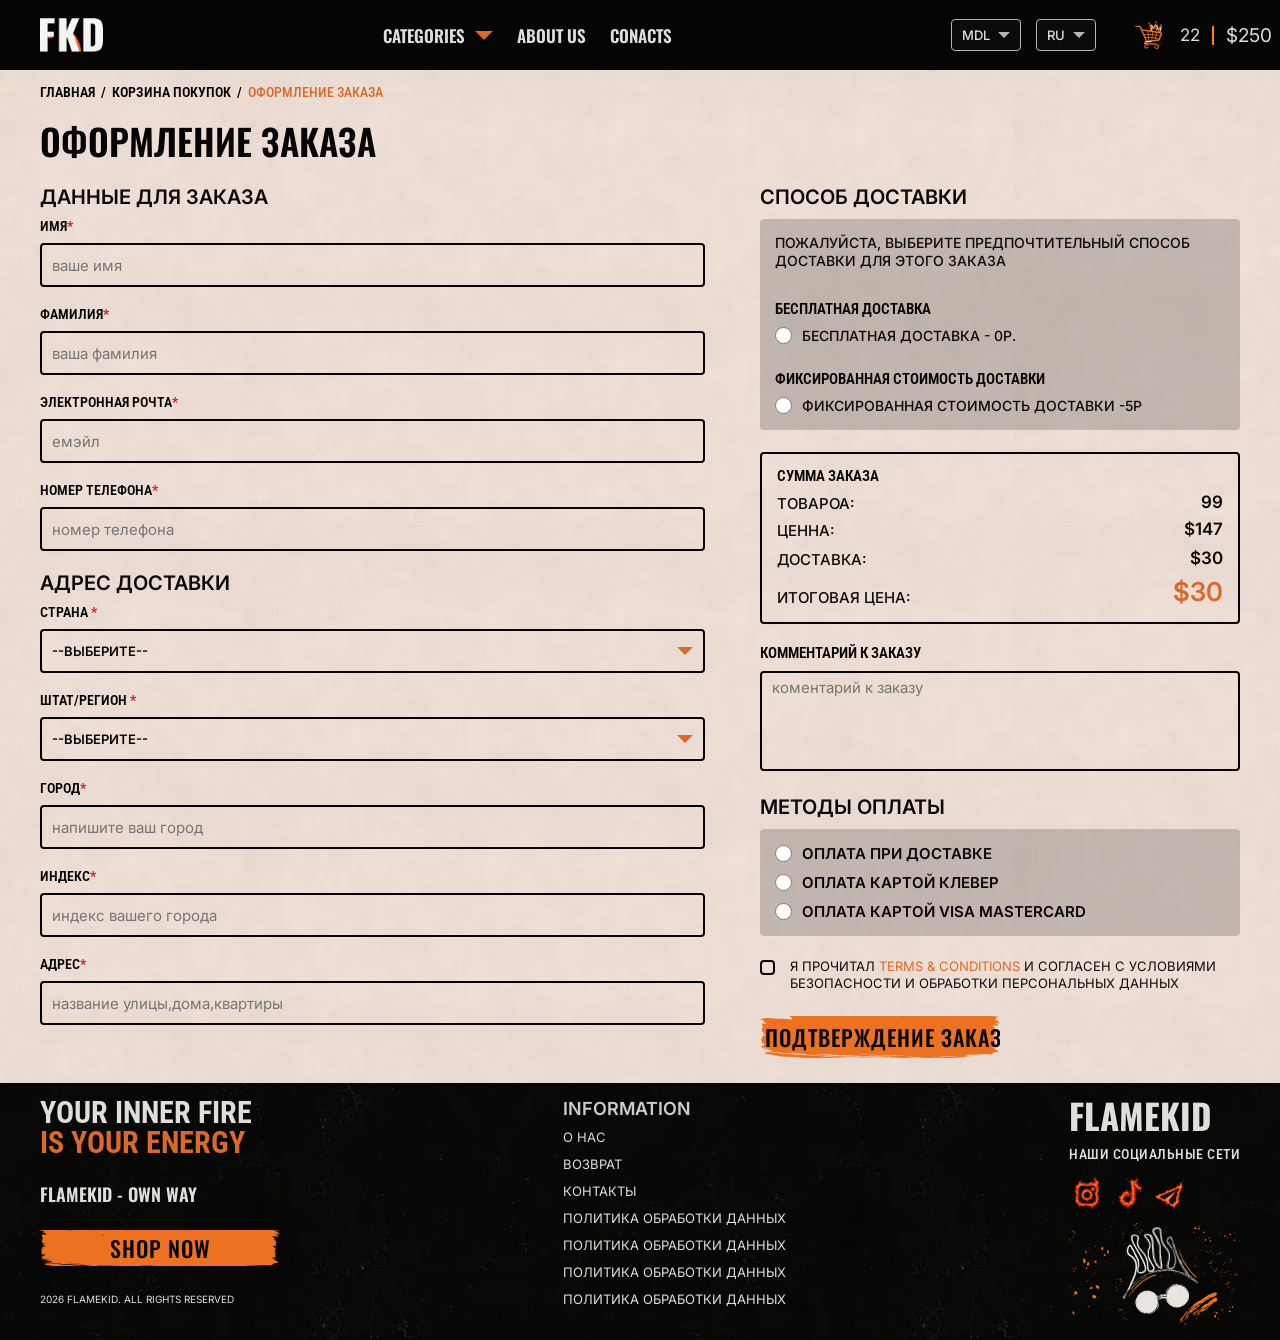
<file: checkout.html>
<!DOCTYPE html>
<html lang="ru">

<head>
	<title>оформление заказа</title>
	<meta charset="UTF-8">
	<meta name="format-detection" content="telephone=no">

	<style>
		.preloader {
			position: fixed;
			top: 0;
			left: 0;
			z-index: 500;
			display: flex;
			justify-content: center;
			align-items: center;
			width: 100vw;
			height: 100vh;
			background-color: #050505;
			overflow: hidden;
		}

		.preloader img {
			width: 128px;
			height: 128px;

			animation: preload-fkd 1s linear infinite;
		}


		@keyframes preload-fkd {
			0% {
				transform: scale(1);
			}

			50% {
				transform: scale(1.1);
			}

			100% {
				transform: scale(1);
			}
		}
	</style>


	<link rel="stylesheet" href="css/style.min.css?_v=20261029133945">
	<link rel="shortcut icon" href="favicon.ico">
	<!-- <meta name="robots" content="noindex, nofollow"> -->
	<meta name="viewport" content="width=device-width, initial-scale=1.0">
</head>
<div class="preloader">
	<img src="img/icons/preloader.svg" alt="preloader">
</div>

<body>
	<div class="wrapper">
		<header class="header header_black">
			<div class="header__container">
				<div class="header__row row-header">
					<a href="home.html" class="row-header__logo"><picture><source srcset="img/icons/logo-fkd.webp" type="image/webp"><img src="img/icons/logo-fkd.png" alt="logotype fkd"></picture></a>
					<div class="row-header__menu menu">
						<nav class="menu__body">
							<ul class="menu__list">
								<li class="menu__item menu__item_categories" data-da=".row-header, 767.98, 2">
									<a href="category.html" class="menu__link link-for-submenu">categories</a>
									<button class="menu__arrow arrow-button" aria-label="button orange arrow"></button>
									<nav class="menu__sub-menu">
										<ul class="menu__sub-list">
											<li data-da=".menu__list,767.98,0" class="menu__item menu__item_sub-item"><a href="#" class="menu__link">t-shirt</a></li>
											<li data-da=".menu__list,767.98,0" class="menu__item menu__item_sub-item"><a href="#" class="menu__link">caps</a></li>
											<li data-da=".menu__list,767.98,0" class="menu__item menu__item_sub-item"><a href="#" class="menu__link">shtani</a></li>
											<li data-da=".menu__list,767.98,0" class="menu__item menu__item_sub-item"><a href="#" class="menu__link">hudi</a></li>
										</ul>
									</nav>
								</li>
								<li class="menu__item"><a href="about.html" class="menu__link">about us</a></li>
								<li class="menu__item"><a href="contacts.html" class="menu__link">conacts</a></li>
							</ul>
						</nav>
					</div>
					<div class="row-header__info-block block-info-header" data-da=".menu__list, 479.98, 0 ">
						<div class="block-info-header__custom-select" data-da=".menu__list, 767.98, 9" translate="no">

							<select name="money" class="block-info-header__change-money">
								<option value="1" selected>mdl</option>
								<option value="2">usd</option>
								<option value="3">eur</option>
							</select>


							<select name="language" class="block-info-header__language">
								<option value="1" selected>ru</option>
								<option value="2">EN</option>
								<option value="3">RO</option>
							</select>
						</div>
						<a href="bag.html" class="block-info-header__bag bag" aria-label="shopping cart" translate="no">
							<span class="bag__quentity">22</span>
							<span class="bag__value-price">$250</span>
						</a>
					</div>
					<button type="button" class="row-header__menu-icon menu-text">
						<i></i>
						<div class="menu-text__txt">
							<span class="menu-text__label-close" translate="no">close</span>
							<span class="menu-text__label-open" translate="no">menu</span>
						</div>
					</button>
				</div>
			</div>
		</header>
		<main class="page page_bg">
			<div class="page__breadcrumbs-checkout breadcrumbs">
				<div class="breadcrumbs__container">
					<ul class="breadcrumbs__list breadcrumbs__list_black-color">
						<li class="breadcrumbs__item"><a href="home.html" class="breadcrumbs__link">главная</a></li>
						<li class="breadcrumbs__item"><a href="category.html" class="breadcrumbs__link">корзина покупок</a></li>
						<li class="breadcrumbs__item">
							<p class="breadcrumbs__link breadcrumbs__link_active">оформление заказа</p>
						</li>
					</ul>
				</div>
			</div>
			<section class="page__order-details order-details">
				<div class="order-details__container">
					<div class="order-details__top-row row-top">
						<h1 class="row-top__title caption">оформление заказа</h1>
					</div>

					<form data-dev autocomplete="off" action="" class="order-details__row-form">
						<div class="order-details__left-item-form form-left-item">
							<div data-spollers="767.98,max" data-one-spoller class="form-left-item__spollers spollers">
								<div class="spollers__item">
									<button type="button" data-spoller class="spollers__title title-checkout _spoller-active">данные для заказа</button>
									<div class="spollers__body form-fkd">
										<div class="form-fkd__wrapper-input">
											<h4 class="form-fkd__label-title title-label">имя<span>*</span></h4>
											<input data-required data-validate type="text" name="firstname" value="" id="input-payment-firstname" data-error="пожалуйста введите ваше имя" placeholder="ваше имя" class="form-fkd__input">
										</div>
										<div class="form-fkd__wrapper-input">
											<h4 class="form-fkd__label-title title-label">фамилия<span>*</span></h4>
											<input data-required data-validate type="text" name="lastname" value="" id="input-payment-lastname" data-error="пожалуйста введите вашу фамилию" placeholder="ваша фамилия" class="form-fkd__input">
										</div>
										<div class="form-fkd__wrapper-input">
											<h4 class="form-fkd__label-title title-label">электронная рочта<span>*</span></h4>
											<input data-required="email" data-validate type="email" name="email" value="" id="input-payment-email" data-error="пожалуйста введите емэйл" placeholder="емэйл" class="form-fkd__input">
										</div>
										<div class="form-fkd__wrapper-input">
											<h4 class="form-fkd__label-title title-label">номер телефона<span>*</span></h4>
											<input data-required data-validate type="tel" name="telephone" value="" id="input-payment-telephone" data-error="пожалуйста введите номер телефона" placeholder="номер телефона" class="form-fkd__input">
										</div>
									</div>
								</div>
								<div class="spollers__item">
									<button type="button" data-spoller class="spollers__title title-checkout">Адрес доставки</button>
									<div class="spollers__body form-fkd">
										<h4 class="form-fkd__label-title title-label">страна <span>*</span></h4>
										<select data-required data-scroll name="country_id" id="input-payment-country" class="form-fkd__select">
											<option value="" selected>--выберите--</option>
											<option value="2">Пункт №2</option>
											<option value="3">Пункт №3</option>
											<option value="4">Пункт №4</option>
											<option value="2">Пункт №2</option>
											<option value="3">Пункт №3</option>
											<option value="4">Пункт №4</option>
											<option value="2">Пункт №2</option>
											<option value="3">Пункт №3</option>
											<option value="4">Пункт №4</option>
											<option value="2">Пункт №2</option>
											<option value="3">Пункт №3</option>
											<option value="4">Пункт №4</option>
										</select>
										<h4 class="form-fkd__label-title title-label">штат/регион <span>*</span></h4>
										<select data-required data-scroll name="zone_id" id="input-payment-zone" class="form-fkd__select">
											<option value="" selected>--выберите--</option>
											<option value="2">Пункт №2</option>
											<option value="3">Пункт №3</option>
											<option value="4">Пункт №4</option>
											<option value="2">Пункт №2</option>
											<option value="3">Пункт №3</option>
											<option value="4">Пункт №4</option>
											<option value="2">Пункт №2</option>
											<option value="3">Пункт №3</option>
											<option value="4">Пункт №4</option>
											<option value="2">Пункт №2</option>
											<option value="3">Пункт №3</option>
											<option value="4">Пункт №4</option>
										</select>
										<div class="form-fkd__wrapper-input">
											<h4 class="form-fkd__label-title title-label">город<span>*</span></h4>
											<input data-required data-validate type="text" name="city" value="" id="input-payment-city" data-error="напишите ваш город" placeholder="напишите ваш город" class="form-fkd__input">
										</div>
										<div class="form-fkd__wrapper-input">
											<h4 class="form-fkd__label-title title-label">индекс<span>*</span></h4>
											<input data-required data-validate type="text" name="postcode" value="" id="input-payment-postcode" data-error="напишите индекс" placeholder="индекс вашего города" class="form-fkd__input">
										</div>
										<div class="form-fkd__wrapper-input">
											<h4 class="form-fkd__label-title title-label">адрес<span>*</span></h4>
											<input data-required data-validate type="text" name="address_1" value="" id="input-payment-address-1" data-error="напишите адресс" placeholder="название улицы,дома,квартиры" class="form-fkd__input">
										</div>
									</div>
								</div>
							</div>
						</div>
						<div class="order-details__right-item-form form-right-item">
							<div data-spollers="767.98,max" class="form-right-item__spollers spollers">
								<div class="spollers__item">
									<button type="button" data-spoller class="spollers__title title-checkout _spoller-active">способ доставки</button>
									<div class="spollers__body">
										<div class="spollers__shiping-method shiping-method" id="collapse-shipping-method">
											<h4 class="shiping-method__subtitle">Пожалуйста, выберите предпочтительный способ доставки для этого
												заказа</h4>
											<p>Бесплатная доставка</p>
											<div class="shiping-method__check-form form-check">
												<input required type="radio" name="shipping_method" value="free.free" id="input-shipping-method-free-free">
												<label for="input-shipping-method-free-free">Бесплатная доставка - 0р.</label>
											</div>
											<p>Фиксированная стоимость доставки</p>
											<div class="shiping-method__check-form form-check">
												<input type="radio" name="shipping_method" value="" id="input-shipping-method-flat-flat">
												<label for="input-shipping-method-flat-flat">фиксированная стоимость доставки -5р</label>
											</div>
										</div>
									</div>
								</div>
							</div>
							<div class="form-right-item__price price-payment">
								<p class="price-payment__title">сумма заказа</p>
								<div class="price-payment__quentity-info info-quentity info-card-bag">
									<div class="info-quentity__title">товароа</div>
									<div class="info-quentity__product-quentity">99</div>
								</div>
								<div class="price-payment__order price-order info-card-bag">
									<div class="price-order__title">ценна</div>
									<div class="price-order__price">$147</div>
								</div>
								<div class="price-payment__shiping price-order info-card-bag">
									<div class="price-order__title">доставка</div>
									<div class="price-order__price">$30</div>
								</div>
								<div class="price-payment__total price-order info-card-bag">
									<div class="price-order__title">итоговая цена</div>
									<div class="price-order__price price-order__price_big-price">$30</div>
								</div>
							</div>
							<div class="form-right-item__coment payment-coment">
								<p class="payment-coment__title">комментарий к заказу</p>
								<textarea name="comment" class="payment-coment__txt" placeholder="коментарий к заказу"></textarea>
							</div>
							<div data-spollers="767.98,max" class="form-right-item__spollers spollers">
								<div class="spollers__item">
									<button type="button" data-spoller class="spollers__title title-checkout _spoller-active">методы оплаты</button>
									<div class="spollers__body method-payment" id="collapse-payment-method">
										<label>
											<input type="radio" name="payment_method">
											<p>оплата при доставке</p>
										</label>
										<label>
											<input type="radio" name="payment_method">
											<p>оплата картой клевер</p>
										</label>
										<label>
											<input type="radio" name="payment_method">
											<p>оплата картой visa mastercard</p>
										</label>
									</div>
								</div>
							</div>
							<div class="form-right-item__agree agree">
								<input type="checkbox" name="agree" value="1" class="agree__checkbox">
								<p class="agree__terms">Я прочитал <a href="#" class="agree__link">Terms & Conditions</a> и согласен с условиями безопасности и обработки персональных данных</p>
							</div>
							<input type="button" value="Подтверждение заказа" id="button-confirm" class="form-right-item__btn-confirm btn-bay btn-bay_orange">
						</div>
					</form>
				</div>
			</section>
		</main>
		<footer class="footer">
			<div class="footer__container">
				<div class="footer__row">
					<div class="footer__item-left left-item-footer">
						<p class="left-item-footer__big-txt">Your inner fire <span> is your energy</span></p>
						<p class="left-item-footer__small-txt">flamekid - own way</p>
						<a href="#" class="left-item-footer__link btn-bay btn-bay_orange">shop now</a>
						<p class="left-item-footer__copyright" data-da=".right-item, 767.98,4">2026 flamekid. all rights reserved</p>
					</div>

					<div class="footer__info-links links-info-footer">
						<div data-spollers="767.98,max" class="links-info-footer__spollers spollers">
							<div class="spollers__item">
								<button type="button" data-spoller class="spollers__title">information</button>
								<ul class="spollers__body">
									<li class="spollers__items"><a href="#" class="spollers__link">о нас</a></li>
									<li class="spollers__items"><a href="return.html" class="spollers__link">возврат</a></li>
									<li class="spollers__items"><a href="#" class="spollers__link">контакты</a></li>
									<li class="spollers__items"><a href="information.html" class="spollers__link">политика обработки данных</a></li>
									<li class="spollers__items"><a href="information.html" class="spollers__link">политика обработки данных</a></li>
									<li class="spollers__items"><a href="information.html" class="spollers__link">политика обработки данных</a></li>
									<li class="spollers__items"><a href="information.html" class="spollers__link">политика обработки данных</a></li>
								</ul>
							</div>
						</div>
					</div>

					<div class="footer__item-right right-item">
						<a href="home.html" class="right-item__logo">flamekid</a>
						<h3 class="right-item__soc-media-title">наши социальные сети</h3>
						<div class="right-item__social-media media-social">

							<a href="#" class="media-social__link-ibg">
								<picture><source srcset="img/icons/inst-01.webp" type="image/webp"><img src="img/icons/inst-01.png" alt="instagram icon"></picture>
							</a>

							<a href="#" class="media-social__link-ibg">
								<picture><source srcset="img/icons/tiktok-01.webp" type="image/webp"><img src="img/icons/tiktok-01.png" alt="tiktok icon"></picture>
							</a>

							<a href="#" class="media-social__link-ibg">
								<picture><source srcset="img/icons/tg-01.webp" type="image/webp"><img src="img/icons/tg-01.png" alt="telegram icon"></picture>
							</a>
						</div>
						<div class="right-item__img-ibg">
							<img src="img/icons/fkd-footer.svg" alt="mascot logo">
						</div>
					</div>
				</div>
			</div>
		</footer>
	</div>
	<script src="js/app.min.js?_v=20261029133945"></script>
</body>

</html>
</file>
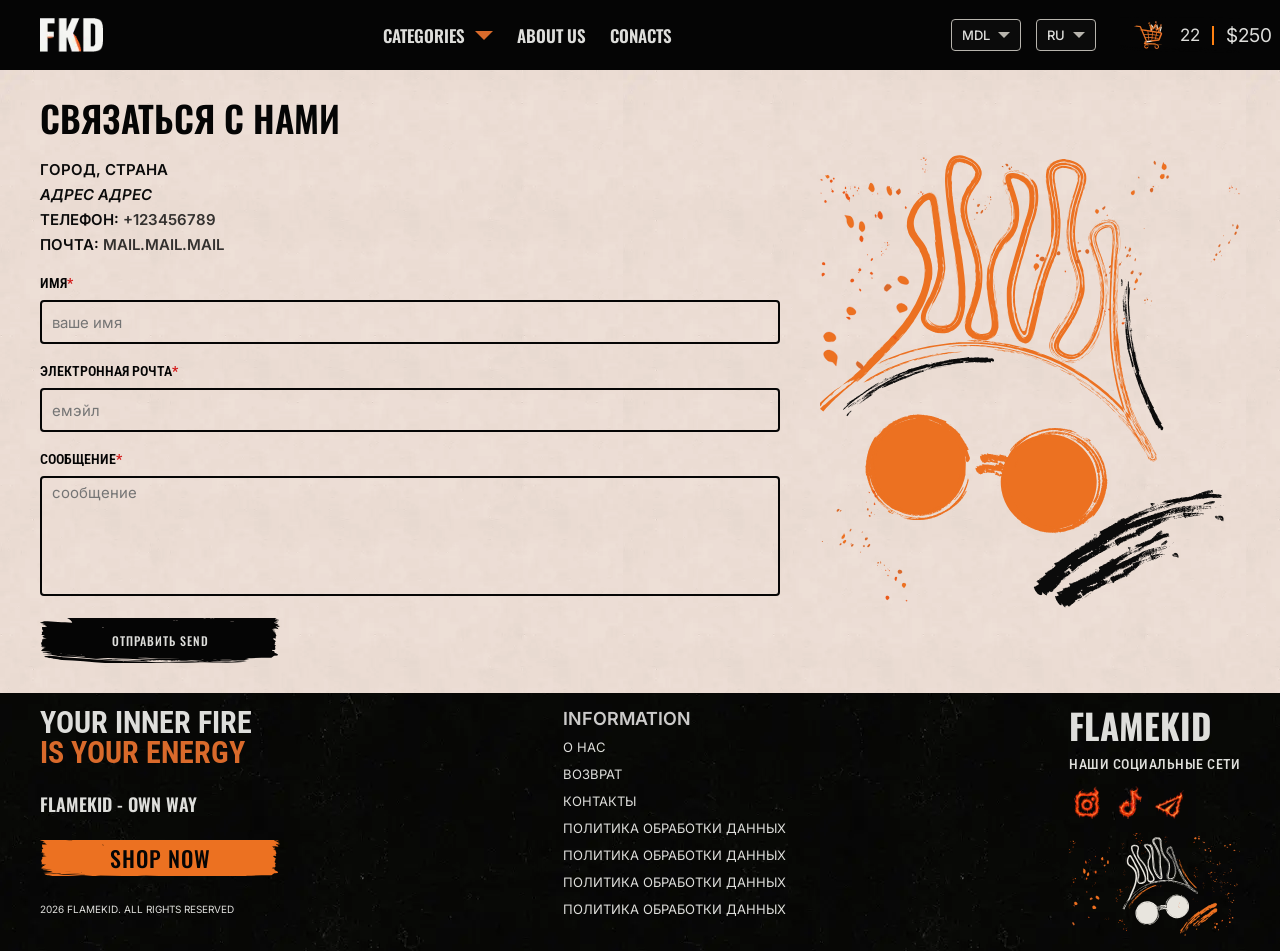
<file: contacts.html>
<!DOCTYPE html>
<html lang="ru">

<head>
	<title>контакты</title>
	<meta charset="UTF-8">
	<meta name="format-detection" content="telephone=no">

	<style>
		.preloader {
			position: fixed;
			top: 0;
			left: 0;
			z-index: 500;
			display: flex;
			justify-content: center;
			align-items: center;
			width: 100vw;
			height: 100vh;
			background-color: #050505;
			overflow: hidden;
		}

		.preloader img {
			width: 128px;
			height: 128px;

			animation: preload-fkd 1s linear infinite;
		}


		@keyframes preload-fkd {
			0% {
				transform: scale(1);
			}

			50% {
				transform: scale(1.1);
			}

			100% {
				transform: scale(1);
			}
		}
	</style>


	<link rel="stylesheet" href="css/style.min.css?_v=20261029133945">
	<link rel="shortcut icon" href="favicon.ico">
	<!-- <meta name="robots" content="noindex, nofollow"> -->
	<meta name="viewport" content="width=device-width, initial-scale=1.0">
</head>
<div class="preloader">
	<img src="img/icons/preloader.svg" alt="preloader">
</div>

<body>
	<div class="wrapper">
		<header class="header header_black">
			<div class="header__container">
				<div class="header__row row-header">
					<a href="home.html" class="row-header__logo"><picture><source srcset="img/icons/logo-fkd.webp" type="image/webp"><img src="img/icons/logo-fkd.png" alt="logotype fkd"></picture></a>
					<div class="row-header__menu menu">
						<nav class="menu__body">
							<ul class="menu__list">
								<li class="menu__item menu__item_categories" data-da=".row-header, 767.98, 2">
									<a href="category.html" class="menu__link link-for-submenu">categories</a>
									<button class="menu__arrow arrow-button" aria-label="button orange arrow"></button>
									<nav class="menu__sub-menu">
										<ul class="menu__sub-list">
											<li data-da=".menu__list,767.98,0" class="menu__item menu__item_sub-item"><a href="#" class="menu__link">t-shirt</a></li>
											<li data-da=".menu__list,767.98,0" class="menu__item menu__item_sub-item"><a href="#" class="menu__link">caps</a></li>
											<li data-da=".menu__list,767.98,0" class="menu__item menu__item_sub-item"><a href="#" class="menu__link">shtani</a></li>
											<li data-da=".menu__list,767.98,0" class="menu__item menu__item_sub-item"><a href="#" class="menu__link">hudi</a></li>
										</ul>
									</nav>
								</li>
								<li class="menu__item"><a href="about.html" class="menu__link">about us</a></li>
								<li class="menu__item"><a href="contacts.html" class="menu__link">conacts</a></li>
							</ul>
						</nav>
					</div>
					<div class="row-header__info-block block-info-header" data-da=".menu__list, 479.98, 0 ">
						<div class="block-info-header__custom-select" data-da=".menu__list, 767.98, 9" translate="no">

							<select name="money" class="block-info-header__change-money">
								<option value="1" selected>mdl</option>
								<option value="2">usd</option>
								<option value="3">eur</option>
							</select>


							<select name="language" class="block-info-header__language">
								<option value="1" selected>ru</option>
								<option value="2">EN</option>
								<option value="3">RO</option>
							</select>
						</div>
						<a href="bag.html" class="block-info-header__bag bag" aria-label="shopping cart" translate="no">
							<span class="bag__quentity">22</span>
							<span class="bag__value-price">$250</span>
						</a>
					</div>
					<button type="button" class="row-header__menu-icon menu-text">
						<i></i>
						<div class="menu-text__txt">
							<span class="menu-text__label-close" translate="no">close</span>
							<span class="menu-text__label-open" translate="no">menu</span>
						</div>
					</button>
				</div>
			</div>
		</header>
		<main class="page">
			<div class="page__contacts contacts-page">
				<div class="contacts-page__container">
					<div class="contacts-page__row">
						<div class="contacts-page__left-column">
							<h1 class="contacts-page__title caption">Связаться с нами</h1>
							<div class="contacts-page__info info-contacts">
								<p class="info-contacts__location">город, страна</p>
								<address class="info-contacts__location">адрес адрес</address>
								<a href="tel:+123456789" class="info-contacts__connection">телефон: <span>+123456789</span></a>
								<a href="mailto:shop@email.to" class="info-contacts__connection">почта: <span>mail.mail.mail</span></a>
							</div>
							<form data-dev data-popup-message="#popup-send-message" autocomplete="off" action="" class="contacts-page__form form-fkd">
								<div class="form-fkd__wrapper-input">
									<h4 class="form-fkd__label-title title-label">имя<span>*</span></h4>
									<input data-required data-validate type="text" name="form[]" data-error="пожалуйста введите ваше имя" placeholder="ваше имя" class="form-fkd__input">
								</div>
								<div class="form-fkd__wrapper-input">
									<h4 class="form-fkd__label-title title-label">электронная рочта<span>*</span></h4>
									<input data-required="email" data-validate type="email" name="form[]" data-error="пожалуйста введите емэйл" placeholder="емэйл" class="form-fkd__input">
								</div>
								<div class="form-fkd__wrapper-input">
									<h4 class="form-fkd__label-title title-label">сообщение<span>*</span></h4>
									<textarea data-simplebar data-required data-validate data-error="пожалуйста напишите сообщение" placeholder="сообщение" class="form-fkd__input form-fkd__input_textarea"></textarea>
								</div>
								<div class="capcha"></div>
								<button type="submit" class="form-fkd__btn btn-bay">отправить send</button>
							</form>
						</div>
						<div class="contacts-page__right-column right-block">
							<div class="right-block__img-ibg">
								<img src="img/icons/fkd-lazy.svg" data-src="img/icons/fkd-footer-orange.svg" alt="fkd mascot">
							</div>
						</div>
					</div>
				</div>
			</div>
		</main>
		<footer class="footer">
			<div class="footer__container">
				<div class="footer__row">
					<div class="footer__item-left left-item-footer">
						<p class="left-item-footer__big-txt">Your inner fire <span> is your energy</span></p>
						<p class="left-item-footer__small-txt">flamekid - own way</p>
						<a href="#" class="left-item-footer__link btn-bay btn-bay_orange">shop now</a>
						<p class="left-item-footer__copyright" data-da=".right-item, 767.98,4">2026 flamekid. all rights reserved</p>
					</div>

					<div class="footer__info-links links-info-footer">
						<div data-spollers="767.98,max" class="links-info-footer__spollers spollers">
							<div class="spollers__item">
								<button type="button" data-spoller class="spollers__title">information</button>
								<ul class="spollers__body">
									<li class="spollers__items"><a href="#" class="spollers__link">о нас</a></li>
									<li class="spollers__items"><a href="return.html" class="spollers__link">возврат</a></li>
									<li class="spollers__items"><a href="#" class="spollers__link">контакты</a></li>
									<li class="spollers__items"><a href="information.html" class="spollers__link">политика обработки данных</a></li>
									<li class="spollers__items"><a href="information.html" class="spollers__link">политика обработки данных</a></li>
									<li class="spollers__items"><a href="information.html" class="spollers__link">политика обработки данных</a></li>
									<li class="spollers__items"><a href="information.html" class="spollers__link">политика обработки данных</a></li>
								</ul>
							</div>
						</div>
					</div>

					<div class="footer__item-right right-item">
						<a href="home.html" class="right-item__logo">flamekid</a>
						<h3 class="right-item__soc-media-title">наши социальные сети</h3>
						<div class="right-item__social-media media-social">

							<a href="#" class="media-social__link-ibg">
								<picture><source srcset="img/icons/inst-01.webp" type="image/webp"><img src="img/icons/inst-01.png" alt="instagram icon"></picture>
							</a>

							<a href="#" class="media-social__link-ibg">
								<picture><source srcset="img/icons/tiktok-01.webp" type="image/webp"><img src="img/icons/tiktok-01.png" alt="tiktok icon"></picture>
							</a>

							<a href="#" class="media-social__link-ibg">
								<picture><source srcset="img/icons/tg-01.webp" type="image/webp"><img src="img/icons/tg-01.png" alt="telegram icon"></picture>
							</a>
						</div>
						<div class="right-item__img-ibg">
							<img src="img/icons/fkd-footer.svg" alt="mascot logo">
						</div>
					</div>
				</div>
			</div>
		</footer>
	</div>

	<div id="popup-add-bag" aria-hidden="true" class="popup">
		<div class="popup__wrapper">
			<div class="popup__content content-popup">
				<button data-close type="button" class="popup-close-btn" aria-label="close popup"></button>
				<div class="content-popup__decor"></div>
				<p class="content-popup__title">добавленно в корзину</p>
				<a href="bag.html" class="content-popup__btn-open-bag btn-bay ">пкрейти в корзину</a>
				<button data-close type="button" class="content-popup__btn-buy  btn-bay">продолжить покупки</button>
			</div>
		</div>
	</div>

	<div id="popup-add-review" aria-hidden="true" class="popup">
		<div class="popup__wrapper">
			<div class="popup__content content-popup">
				<button data-close type="button" class="popup-close-btn" aria-label="close popup"></button>
				<div class="content-popup__decor"></div>
				<p class="content-popup__title">отзыв отправлен на модерацию</p>
				<p class="content-popup__title">благодарим за обратную связь</p>
			</div>
		</div>
	</div>

	<div id="popup-send-message" aria-hidden="true" class="popup">
		<div class="popup__wrapper">
			<div class="popup__content content-popup">
				<button data-close type="button" class="popup-close-btn" aria-label="close popup"></button>
				<div class="content-popup__decor"></div>
				<p class="content-popup__title">сообщение отправлено</p>
				<p class="content-popup__title">благодарим за обратную связь</p>
			</div>
		</div>
	</div>


	<script src="js/app.min.js?_v=20261029133945"></script>
</body>

</html>
</file>
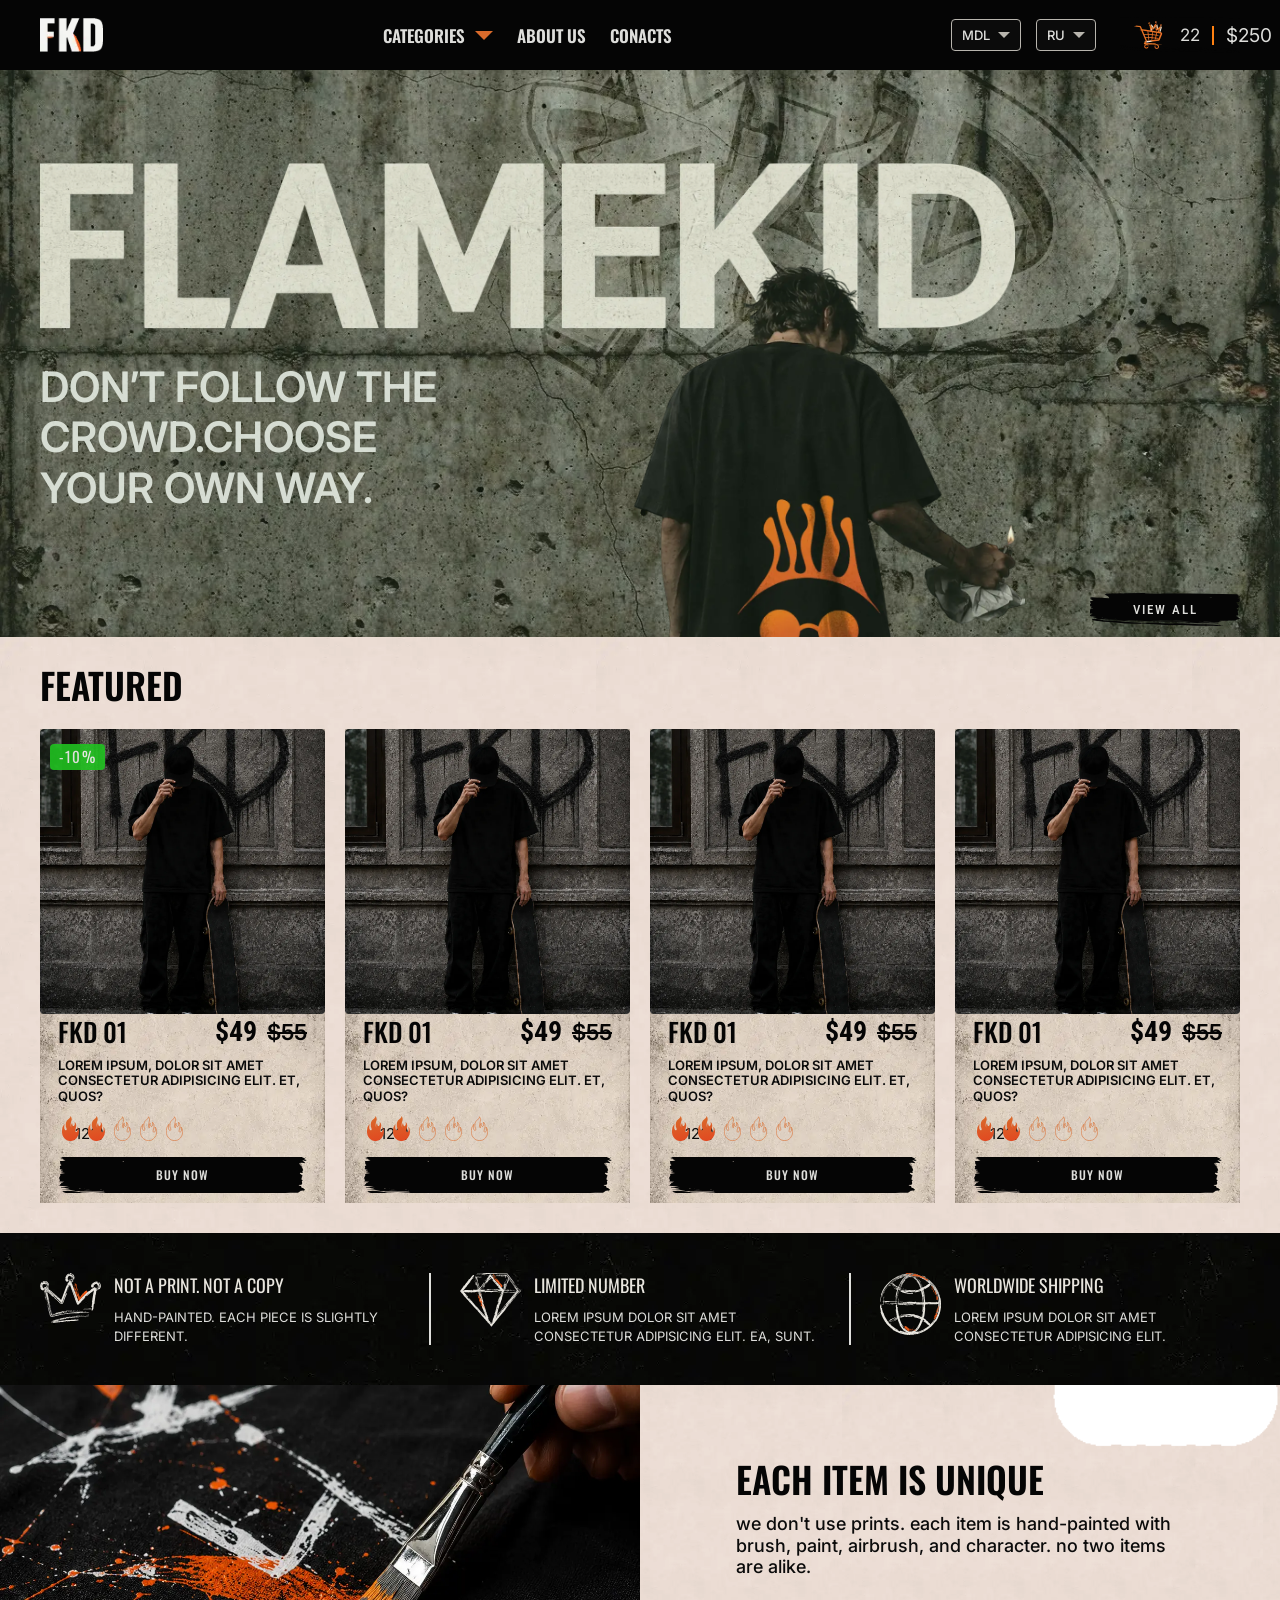
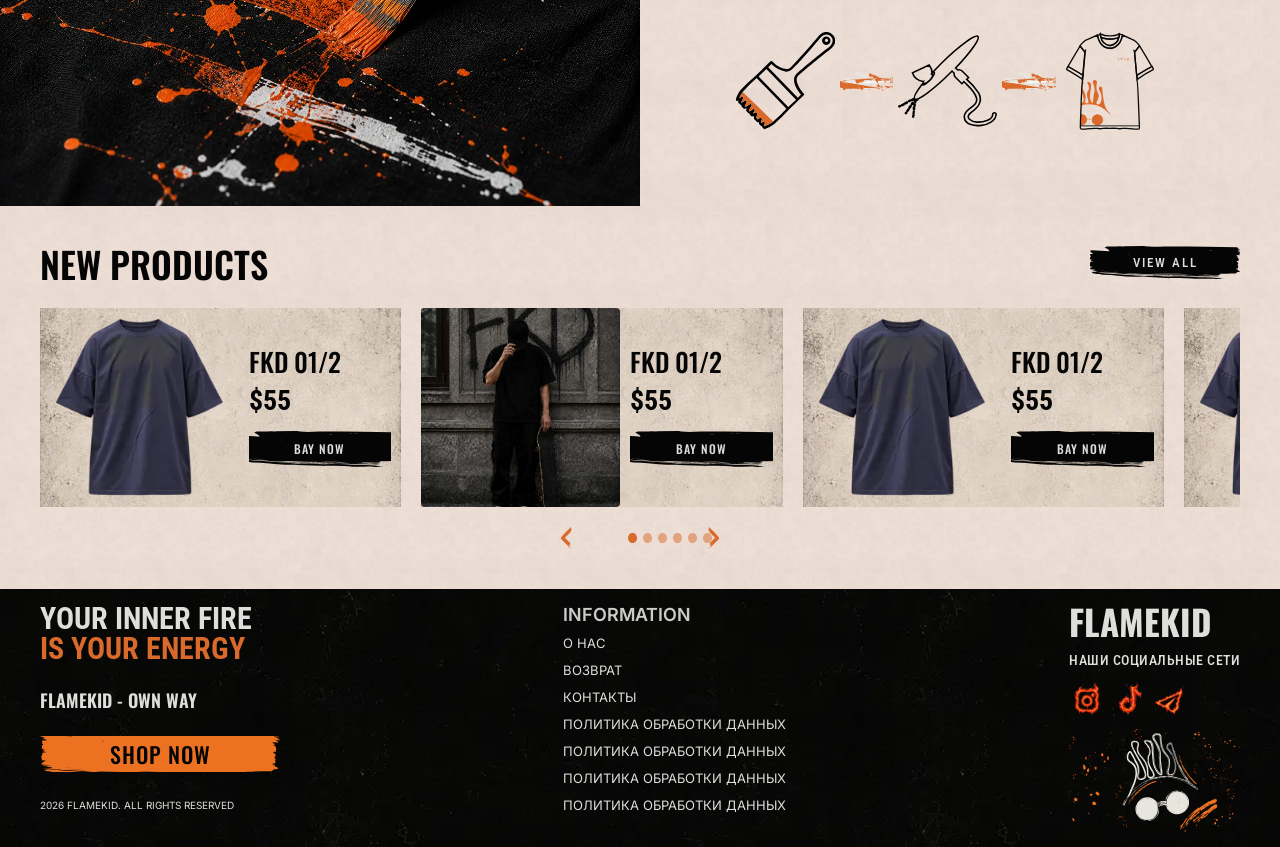
<file: home.html>
<!DOCTYPE html>
<html lang="ru">

<head>
	<title>Главная</title>
	<meta charset="UTF-8">
	<meta name="format-detection" content="telephone=no">

	<style>
		.preloader {
			position: fixed;
			top: 0;
			left: 0;
			z-index: 500;
			display: flex;
			justify-content: center;
			align-items: center;
			width: 100vw;
			height: 100vh;
			background-color: #050505;
			overflow: hidden;
		}

		.preloader img {
			width: 128px;
			height: 128px;

			animation: preload-fkd 1s linear infinite;
		}


		@keyframes preload-fkd {
			0% {
				transform: scale(1);
			}

			50% {
				transform: scale(1.1);
			}

			100% {
				transform: scale(1);
			}
		}
	</style>


	<link rel="stylesheet" href="css/style.min.css?_v=20261029133945">
	<link rel="shortcut icon" href="favicon.ico">
	<!-- <meta name="robots" content="noindex, nofollow"> -->
	<meta name="viewport" content="width=device-width, initial-scale=1.0">
</head>
<div class="preloader">
	<img src="img/icons/preloader.svg" alt="preloader">
</div>

<body>
	<div class="wrapper">
		<header class="header header_black">
			<div class="header__container">
				<div class="header__row row-header">
					<a href="home.html" class="row-header__logo"><picture><source srcset="img/icons/logo-fkd.webp" type="image/webp"><img src="img/icons/logo-fkd.png" alt="logotype fkd"></picture></a>
					<div class="row-header__menu menu">
						<nav class="menu__body">
							<ul class="menu__list">
								<li class="menu__item menu__item_categories" data-da=".row-header, 767.98, 2">
									<a href="category.html" class="menu__link link-for-submenu">categories</a>
									<button class="menu__arrow arrow-button" aria-label="button orange arrow"></button>
									<nav class="menu__sub-menu">
										<ul class="menu__sub-list">
											<li data-da=".menu__list,767.98,0" class="menu__item menu__item_sub-item"><a href="#" class="menu__link">t-shirt</a></li>
											<li data-da=".menu__list,767.98,0" class="menu__item menu__item_sub-item"><a href="#" class="menu__link">caps</a></li>
											<li data-da=".menu__list,767.98,0" class="menu__item menu__item_sub-item"><a href="#" class="menu__link">shtani</a></li>
											<li data-da=".menu__list,767.98,0" class="menu__item menu__item_sub-item"><a href="#" class="menu__link">hudi</a></li>
										</ul>
									</nav>
								</li>
								<li class="menu__item"><a href="about.html" class="menu__link">about us</a></li>
								<li class="menu__item"><a href="contacts.html" class="menu__link">conacts</a></li>
							</ul>
						</nav>
					</div>
					<div class="row-header__info-block block-info-header" data-da=".menu__list, 479.98, 0 ">
						<div class="block-info-header__custom-select" data-da=".menu__list, 767.98, 9" translate="no">

							<select name="money" class="block-info-header__change-money">
								<option value="1" selected>mdl</option>
								<option value="2">usd</option>
								<option value="3">eur</option>
							</select>


							<select name="language" class="block-info-header__language">
								<option value="1" selected>ru</option>
								<option value="2">EN</option>
								<option value="3">RO</option>
							</select>
						</div>
						<a href="bag.html" class="block-info-header__bag bag" aria-label="shopping cart" translate="no">
							<span class="bag__quentity">22</span>
							<span class="bag__value-price">$250</span>
						</a>
					</div>
					<button type="button" class="row-header__menu-icon menu-text">
						<i></i>
						<div class="menu-text__txt">
							<span class="menu-text__label-close" translate="no">close</span>
							<span class="menu-text__label-open" translate="no">menu</span>
						</div>
					</button>
				</div>
			</div>
		</header>
		<main class="page">
			<section class="page__hero hero-page">
				<div class="hero-page__container">
					<div class="hero-page__content content-hero">
						<div class="content-hero__logo-ibg">
							<picture><source srcset="img/banner-home/title-img.webp" type="image/webp"><img src="img/banner-home/title-img.png" alt="logo-title"></picture>
						</div>
						<h1 class="content-hero__title">flamekid</h1>
						<p>DON’T FOLLOW THE CROWD.CHOOSE YOUR OWN WAY.</p>
						<div class="content-hero__bottom-row">
							<div class="content-hero__crambs brush-text">
								<svg class="brush-text__svg" viewBox="0 0 900 100">
									<defs>
										<mask id="brush-mask">

											<path class="brush-mask__stroke" d="M-30 53
													   C80 45 140 60 220 51
													   C310 41 370 59 450 49
													   C540 39 610 58 690 48
													   C770 40 835 56 930 47" fill="none" stroke="white" stroke-width="75" stroke-linecap="round" />

										</mask>
									</defs>
									<text class="brush-text__title" x="0" y="65" text-anchor="s
										t" mask="url(#brush-mask)">
										hand-painted / oversize / unisex
									</text>
								</svg>
							</div>
							<a href="category.html" class="content-hero__bottom-link link-view-all">view all</a>
						</div>
					</div>
					<div class="hero-page__img-man-ibg">
						<picture><source srcset="img/banner-home/fkd.webp" type="image/webp"><img src="img/banner-home/fkd.png" alt="man"></picture>
					</div>
				</div>
			</section>
			<section class="page__featured featured">
				<div class="featured__container">
					<div class="featured__top-row row-top">
						<h2 class="row-top__title caption">featured</h2>
					</div>
					<div class="featured__products">
						<article class="featured__product product-card _promo-active">
							<div class="product-card__body">
								<a href="product.html" class="product-card__img-link card-ibg">
									<picture><source data-srcset="img/card-product-img/1111111.webp" srcset="[data-uri]" type="image/webp"><img src="[data-uri]"  src="img/icons/lazy.svg" data-src="img/card-product-img/1111111.png" alt="t-shirt-fkd"></picture>
								</a>
								<div class="product-card__info info-product">
									<div class="info-product__top-row">
										<a href="product.html" class="info-product__title card-title" translate="no">fkd 01</a>
										<div class="info-product__price-row row-price" translate="no">
											<h3 class="row-price__new card-price">$49</h3>
											<p class="row-price__old">$55</p>
										</div>
									</div>
									<p class="info-product__sub-title">Lorem ipsum, dolor sit amet consectetur adipisicing elit. Et, quos?
									</p>
									<div class="info-product__bottom">
										<div class="info-product__rating show-rating">
											<div class="show-rating__items">
												<span class="show-rating__item-fire"></span>
												<span class="show-rating__item-fire"></span>
												<span class="show-rating__item-fire show-rating__item-fire_empty"></span>
												<span class="show-rating__item-fire show-rating__item-fire_empty"></span>
												<span class="show-rating__item-fire show-rating__item-fire_empty"></span>
											</div>
											<span class="show-rating__quentity">(128)</span>
										</div>

										<a href="product.html" class="info-product__bay-btn btn-bay">Buy now</a>
									</div>
								</div>
							</div>
							<div class="product-card__promo promo-label">
								<p class="promo-label__txt">-10%</p>
							</div>
						</article>
						<article class="featured__product product-card">
							<div class="product-card__body">
								<a href="product.html" class="product-card__img-link card-ibg">
									<picture><source data-srcset="img/card-product-img/1111111.webp" srcset="[data-uri]" type="image/webp"><img src="[data-uri]"  src="img/icons/lazy.svg" data-src="img/card-product-img/1111111.png" alt="t-shirt-fkd"></picture>
								</a>
								<div class="product-card__info info-product">
									<div class="info-product__top-row">
										<a href="product.html" class="info-product__title card-title" translate="no">fkd 01</a>
										<div class="info-product__price-row row-price" translate="no">
											<h3 class="row-price__new card-price">$49</h3>
											<p class="row-price__old">$55</p>
										</div>
									</div>
									<p class="info-product__sub-title">Lorem ipsum, dolor sit amet consectetur adipisicing elit. Et, quos?
									</p>
									<div class="info-product__bottom">
										<div class="info-product__rating show-rating">
											<div class="show-rating__items">
												<span class="show-rating__item-fire"></span>
												<span class="show-rating__item-fire"></span>
												<span class="show-rating__item-fire show-rating__item-fire_empty"></span>
												<span class="show-rating__item-fire show-rating__item-fire_empty"></span>
												<span class="show-rating__item-fire show-rating__item-fire_empty"></span>
											</div>
											<span class="show-rating__quentity">(128)</span>
										</div>

										<a href="product.html" class="info-product__bay-btn btn-bay">Buy now</a>
									</div>
								</div>
							</div>
						</article>
						<article class="featured__product product-card">
							<div class="product-card__body">
								<a href="product.html" class="product-card__img-link card-ibg">
									<picture><source data-srcset="img/card-product-img/1111111.webp" srcset="[data-uri]" type="image/webp"><img src="[data-uri]"  src="img/icons/lazy.svg" data-src="img/card-product-img/1111111.png" alt="t-shirt-fkd"></picture>
								</a>
								<div class="product-card__info info-product">
									<div class="info-product__top-row">
										<a href="product.html" class="info-product__title card-title" translate="no">fkd 01</a>
										<div class="info-product__price-row row-price" translate="no">
											<h3 class="row-price__new card-price">$49</h3>
											<p class="row-price__old">$55</p>
										</div>
									</div>
									<p class="info-product__sub-title">Lorem ipsum, dolor sit amet consectetur adipisicing elit. Et, quos?
									</p>
									<div class="info-product__bottom">
										<div class="info-product__rating show-rating">
											<div class="show-rating__items">
												<span class="show-rating__item-fire"></span>
												<span class="show-rating__item-fire"></span>
												<span class="show-rating__item-fire show-rating__item-fire_empty"></span>
												<span class="show-rating__item-fire show-rating__item-fire_empty"></span>
												<span class="show-rating__item-fire show-rating__item-fire_empty"></span>
											</div>
											<span class="show-rating__quentity">(128)</span>
										</div>

										<a href="product.html" class="info-product__bay-btn btn-bay">Buy now</a>
									</div>
								</div>
							</div>
						</article>
						<article class="featured__product product-card">
							<div class="product-card__body">
								<a href="product.html" class="product-card__img-link card-ibg">
									<picture><source data-srcset="img/card-product-img/1111111.webp" srcset="[data-uri]" type="image/webp"><img src="[data-uri]"  src="img/icons/lazy.svg" data-src="img/card-product-img/1111111.png" alt="t-shirt-fkd"></picture>
								</a>
								<div class="product-card__info info-product">
									<div class="info-product__top-row">
										<a href="product.html" class="info-product__title card-title" translate="no">fkd 01</a>
										<div class="info-product__price-row row-price" translate="no">
											<h3 class="row-price__new card-price">$49</h3>
											<p class="row-price__old">$55</p>
										</div>
									</div>
									<p class="info-product__sub-title">Lorem ipsum, dolor sit amet consectetur adipisicing elit. Et, quos?
									</p>
									<div class="info-product__bottom">
										<div class="info-product__rating show-rating">
											<div class="show-rating__items">
												<span class="show-rating__item-fire"></span>
												<span class="show-rating__item-fire"></span>
												<span class="show-rating__item-fire show-rating__item-fire_empty"></span>
												<span class="show-rating__item-fire show-rating__item-fire_empty"></span>
												<span class="show-rating__item-fire show-rating__item-fire_empty"></span>
											</div>
											<span class="show-rating__quentity">(128)</span>
										</div>

										<a href="product.html" class="info-product__bay-btn btn-bay">Buy now</a>
									</div>
								</div>
							</div>
						</article>
					</div>
				</div>
			</section>
			<div class="page__advantages our-advantages">
				<div class="our-advantages__container">
					<div class="our-advantages__row">
						<div class="our-advantages__item">
							<div class="our-advantages__img">
								<img src="img/icons/korona.svg" alt="korona">
							</div>
							<div class="our-advantages__body-info">
								<h4 class="our-advantages__title">not a print. not a copy</h4>
								<p>Hand-painted. Each piece is slightly different.</p>
							</div>
						</div>
						<div class="our-advantages__decor"></div>
						<div class="our-advantages__item">
							<div class="our-advantages__img">
								<img src="img/icons/briliant.svg" alt="diamond">
							</div>
							<div class="our-advantages__body-info">
								<h4 class="our-advantages__title">limited number</h4>
								<p>Lorem ipsum dolor sit amet consectetur adipisicing elit. Ea, sunt.</p>
							</div>
						</div>
						<div class="our-advantages__decor"></div>
						<div class="our-advantages__item">
							<div class="our-advantages__img">
								<img src="img/icons/shar.svg" alt="shar">
							</div>
							<div class="our-advantages__body-info">
								<h4 class="our-advantages__title">worldwide shipping</h4>
								<p>Lorem ipsum dolor sit amet consectetur adipisicing elit.</p>
							</div>
						</div>
					</div>
				</div>
			</div>
			<section class="page__about-product block-about-product">
				<div class="block-about-product__row">
					<div class="block-about-product__item-img-ibg">
						<picture><source data-srcset="img/background/abot-product.webp" srcset="[data-uri]" type="image/webp"><img src="[data-uri]"  src="img/icons/fkd-lazy.svg" data-src="img/background/abot-product.png" alt="paind"></picture>
					</div>
					<div class="block-about-product__info info-about-product">
						<div class="info-about-product__body">
							<h2 class="info-about-product__title caption">each item is unique</h2>
							<p>We don't use prints. Each item is hand-painted with brush, paint, airbrush, and character. No two items are alike.</p>
							<div class="info-about-product__icons icons-row">
								<div class="icons-row__item"></div>
								<div class="icons-row__decor"></div>
								<div class="icons-row__item"></div>
								<div class="icons-row__decor"></div>
								<div class="icons-row__item"></div>
							</div>
						</div>

					</div>
				</div>
			</section>
			<section class="page__product-new new-product">
				<div class="new-product__container">
					<div class="new-product__top-row row-top">
						<h2 class="row-top__title caption">new products</h2>
						<a href="#" class="row-top__link link-view-all">view all</a>
					</div>
					<div class="new-product__slider">
						<div class="new-product__swiper">
							<article class="new-product__slide slide-card">
								<a href="#" class="slide-card__body">
									<div class="slide-card__img card-ibg">
										<picture><source data-srcset="img/card-product-img/01.webp" srcset="[data-uri]" type="image/webp"><img src="[data-uri]"  src="img/icons/lazy.svg" data-src="img/card-product-img/01.png" alt="tshirt"></picture>
									</div>
									<div class="slide-card__info">
										<h4 class="slide-card__title card-title" translate="no">fkd 01/2</h4>
										<div class="slide-card__price card-price" translate="no">$55</div>
										<button class="slide-card__bay-btn btn-bay">bay now</button>
									</div>
								</a>
							</article>
							<article class="new-product__slide slide-card">
								<a href="#" class="slide-card__body">
									<div class="slide-card__img card-ibg">
										<picture><source data-srcset="img/card-product-img/1111111.webp" srcset="[data-uri]" type="image/webp"><img src="[data-uri]"  src="img/icons/lazy.svg" data-src="img/card-product-img/1111111.png" alt="tshirt"></picture>
									</div>
									<div class="slide-card__info">
										<h4 class="slide-card__title card-title" translate="no">fkd 01/2</h4>
										<div class="slide-card__price card-price" translate="no">$55</div>
										<button class="slide-card__bay-btn btn-bay">bay now</button>
									</div>
								</a>
							</article>
							<article class="new-product__slide slide-card">
								<a href="#" class="slide-card__body">
									<div class="slide-card__img card-ibg">
										<picture><source data-srcset="img/card-product-img/01.webp" srcset="[data-uri]" type="image/webp"><img src="[data-uri]"  src="img/icons/lazy.svg" data-src="img/card-product-img/01.png" alt="tshirt"></picture>
									</div>
									<div class="slide-card__info">
										<h4 class="slide-card__title card-title" translate="no">fkd 01/2</h4>
										<div class="slide-card__price card-price" translate="no">$55</div>
										<button class="slide-card__bay-btn btn-bay">bay now</button>
									</div>
								</a>
							</article>
							<article class="new-product__slide slide-card">
								<a href="#" class="slide-card__body">
									<div class="slide-card__img card-ibg">
										<picture><source data-srcset="img/card-product-img/01.webp" srcset="[data-uri]" type="image/webp"><img src="[data-uri]"  src="img/icons/lazy.svg" data-src="img/card-product-img/01.png" alt="tshirt"></picture>
									</div>
									<div class="slide-card__info">
										<h4 class="slide-card__title card-title" translate="no">fkd 01/2</h4>
										<div class="slide-card__price card-price" translate="no">$55</div>
										<button class="slide-card__bay-btn btn-bay">bay now</button>
									</div>
								</a>
							</article>
							<article class="new-product__slide slide-card">
								<a href="#" class="slide-card__body">
									<div class="slide-card__img card-ibg">
										<picture><source data-srcset="img/card-product-img/01.webp" srcset="[data-uri]" type="image/webp"><img src="[data-uri]"  src="img/icons/lazy.svg" data-src="img/card-product-img/01.png" alt="tshirt"></picture>
									</div>
									<div class="slide-card__info">
										<h4 class="slide-card__title card-title" translate="no">fkd 01/2</h4>
										<div class="slide-card__price card-price" translate="no">$55</div>
										<button class="slide-card__bay-btn btn-bay">купить сейчас</button>
									</div>
								</a>
							</article>
							<article class="new-product__slide slide-card">
								<a href="#" class="slide-card__body">
									<div class="slide-card__img card-ibg">
										<picture><source data-srcset="img/card-product-img/01.webp" srcset="[data-uri]" type="image/webp"><img src="[data-uri]"  src="img/icons/lazy.svg" data-src="img/card-product-img/01.png" alt="tshirt"></picture>
									</div>
									<div class="slide-card__info">
										<h4 class="slide-card__title card-title" translate="no">fkd 01/2</h4>
										<div class="slide-card__price card-price" translate="no">$55</div>
										<button class="slide-card__bay-btn btn-bay">Cumpără acum</button>
									</div>
								</a>
							</article>
						</div>
					</div>
					<div class="new-product__pagination-swiper control-swiper">
						<div class="control-swiper__btn-prev btn-swiper-arrow"></div>
						<div class="control-swiper__pagination"></div>
						<div class="control-swiper__btn-next btn-swiper-arrow"></div>
					</div>
				</div>
			</section>
		</main>
		<footer class="footer">
			<div class="footer__container">
				<div class="footer__row">
					<div class="footer__item-left left-item-footer">
						<p class="left-item-footer__big-txt">Your inner fire <span> is your energy</span></p>
						<p class="left-item-footer__small-txt">flamekid - own way</p>
						<a href="#" class="left-item-footer__link btn-bay btn-bay_orange">shop now</a>
						<p class="left-item-footer__copyright" data-da=".right-item, 767.98,4">2026 flamekid. all rights reserved</p>
					</div>

					<div class="footer__info-links links-info-footer">
						<div data-spollers="767.98,max" class="links-info-footer__spollers spollers">
							<div class="spollers__item">
								<button type="button" data-spoller class="spollers__title">information</button>
								<ul class="spollers__body">
									<li class="spollers__items"><a href="#" class="spollers__link">о нас</a></li>
									<li class="spollers__items"><a href="return.html" class="spollers__link">возврат</a></li>
									<li class="spollers__items"><a href="#" class="spollers__link">контакты</a></li>
									<li class="spollers__items"><a href="information.html" class="spollers__link">политика обработки данных</a></li>
									<li class="spollers__items"><a href="information.html" class="spollers__link">политика обработки данных</a></li>
									<li class="spollers__items"><a href="information.html" class="spollers__link">политика обработки данных</a></li>
									<li class="spollers__items"><a href="information.html" class="spollers__link">политика обработки данных</a></li>
								</ul>
							</div>
						</div>
					</div>

					<div class="footer__item-right right-item">
						<a href="home.html" class="right-item__logo">flamekid</a>
						<h3 class="right-item__soc-media-title">наши социальные сети</h3>
						<div class="right-item__social-media media-social">

							<a href="#" class="media-social__link-ibg">
								<picture><source srcset="img/icons/inst-01.webp" type="image/webp"><img src="img/icons/inst-01.png" alt="instagram icon"></picture>
							</a>

							<a href="#" class="media-social__link-ibg">
								<picture><source srcset="img/icons/tiktok-01.webp" type="image/webp"><img src="img/icons/tiktok-01.png" alt="tiktok icon"></picture>
							</a>

							<a href="#" class="media-social__link-ibg">
								<picture><source srcset="img/icons/tg-01.webp" type="image/webp"><img src="img/icons/tg-01.png" alt="telegram icon"></picture>
							</a>
						</div>
						<div class="right-item__img-ibg">
							<img src="img/icons/fkd-footer.svg" alt="mascot logo">
						</div>
					</div>
				</div>
			</div>
		</footer>
	</div>
	<script src="js/app.min.js?_v=20261029133945"></script>
</body>

</html>
</file>
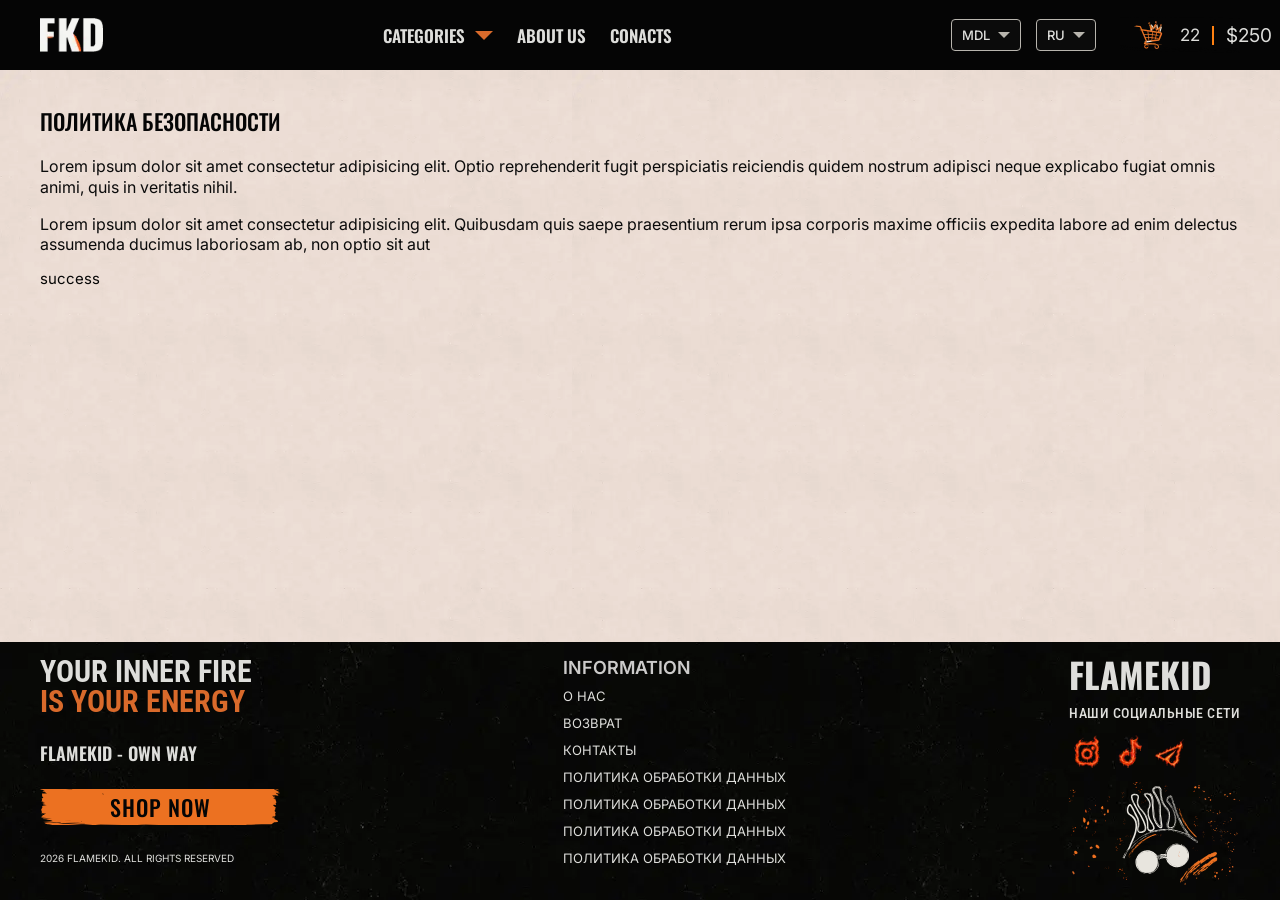
<file: information.html>
<!DOCTYPE html>
<html lang="ru">

<head>
	<title>инфо</title>
	<meta charset="UTF-8">
	<meta name="format-detection" content="telephone=no">

	<style>
		.preloader {
			position: fixed;
			top: 0;
			left: 0;
			z-index: 500;
			display: flex;
			justify-content: center;
			align-items: center;
			width: 100vw;
			height: 100vh;
			background-color: #050505;
			overflow: hidden;
		}

		.preloader img {
			width: 128px;
			height: 128px;

			animation: preload-fkd 1s linear infinite;
		}


		@keyframes preload-fkd {
			0% {
				transform: scale(1);
			}

			50% {
				transform: scale(1.1);
			}

			100% {
				transform: scale(1);
			}
		}
	</style>


	<link rel="stylesheet" href="css/style.min.css?_v=20261029133945">
	<link rel="shortcut icon" href="favicon.ico">
	<!-- <meta name="robots" content="noindex, nofollow"> -->
	<meta name="viewport" content="width=device-width, initial-scale=1.0">
</head>
<div class="preloader">
	<img src="img/icons/preloader.svg" alt="preloader">
</div>

<body>
	<div class="wrapper">
		<header class="header header_black">
			<div class="header__container">
				<div class="header__row row-header">
					<a href="home.html" class="row-header__logo"><picture><source srcset="img/icons/logo-fkd.webp" type="image/webp"><img src="img/icons/logo-fkd.png" alt="logotype fkd"></picture></a>
					<div class="row-header__menu menu">
						<nav class="menu__body">
							<ul class="menu__list">
								<li class="menu__item menu__item_categories" data-da=".row-header, 767.98, 2">
									<a href="category.html" class="menu__link link-for-submenu">categories</a>
									<button class="menu__arrow arrow-button" aria-label="button orange arrow"></button>
									<nav class="menu__sub-menu">
										<ul class="menu__sub-list">
											<li data-da=".menu__list,767.98,0" class="menu__item menu__item_sub-item"><a href="#" class="menu__link">t-shirt</a></li>
											<li data-da=".menu__list,767.98,0" class="menu__item menu__item_sub-item"><a href="#" class="menu__link">caps</a></li>
											<li data-da=".menu__list,767.98,0" class="menu__item menu__item_sub-item"><a href="#" class="menu__link">shtani</a></li>
											<li data-da=".menu__list,767.98,0" class="menu__item menu__item_sub-item"><a href="#" class="menu__link">hudi</a></li>
										</ul>
									</nav>
								</li>
								<li class="menu__item"><a href="about.html" class="menu__link">about us</a></li>
								<li class="menu__item"><a href="contacts.html" class="menu__link">conacts</a></li>
							</ul>
						</nav>
					</div>
					<div class="row-header__info-block block-info-header" data-da=".menu__list, 479.98, 0 ">
						<div class="block-info-header__custom-select" data-da=".menu__list, 767.98, 9" translate="no">

							<select name="money" class="block-info-header__change-money">
								<option value="1" selected>mdl</option>
								<option value="2">usd</option>
								<option value="3">eur</option>
							</select>


							<select name="language" class="block-info-header__language">
								<option value="1" selected>ru</option>
								<option value="2">EN</option>
								<option value="3">RO</option>
							</select>
						</div>
						<a href="bag.html" class="block-info-header__bag bag" aria-label="shopping cart" translate="no">
							<span class="bag__quentity">22</span>
							<span class="bag__value-price">$250</span>
						</a>
					</div>
					<button type="button" class="row-header__menu-icon menu-text">
						<i></i>
						<div class="menu-text__txt">
							<span class="menu-text__label-close" translate="no">close</span>
							<span class="menu-text__label-open" translate="no">menu</span>
						</div>
					</button>
				</div>
			</div>
		</header>
		<main class="page page_bg">
			<div class="page__information info-page">
				<div class="info-page__container">
					<h1>политика безопасности</h1>
					<p>Lorem ipsum dolor sit amet consectetur adipisicing elit. Optio reprehenderit fugit perspiciatis reiciendis quidem
						nostrum adipisci neque explicabo fugiat omnis animi, quis in veritatis nihil.</p>
					<p>Lorem ipsum dolor sit amet consectetur adipisicing elit. Quibusdam quis saepe praesentium rerum ipsa corporis maxime
						officiis expedita labore ad enim delectus assumenda ducimus laboriosam ab, non optio sit aut</p>
					<a href="success.html" target="_blank"> success</a>
				</div>
			</div>
		</main>
		<footer class="footer">
			<div class="footer__container">
				<div class="footer__row">
					<div class="footer__item-left left-item-footer">
						<p class="left-item-footer__big-txt">Your inner fire <span> is your energy</span></p>
						<p class="left-item-footer__small-txt">flamekid - own way</p>
						<a href="#" class="left-item-footer__link btn-bay btn-bay_orange">shop now</a>
						<p class="left-item-footer__copyright" data-da=".right-item, 767.98,4">2026 flamekid. all rights reserved</p>
					</div>

					<div class="footer__info-links links-info-footer">
						<div data-spollers="767.98,max" class="links-info-footer__spollers spollers">
							<div class="spollers__item">
								<button type="button" data-spoller class="spollers__title">information</button>
								<ul class="spollers__body">
									<li class="spollers__items"><a href="#" class="spollers__link">о нас</a></li>
									<li class="spollers__items"><a href="return.html" class="spollers__link">возврат</a></li>
									<li class="spollers__items"><a href="#" class="spollers__link">контакты</a></li>
									<li class="spollers__items"><a href="information.html" class="spollers__link">политика обработки данных</a></li>
									<li class="spollers__items"><a href="information.html" class="spollers__link">политика обработки данных</a></li>
									<li class="spollers__items"><a href="information.html" class="spollers__link">политика обработки данных</a></li>
									<li class="spollers__items"><a href="information.html" class="spollers__link">политика обработки данных</a></li>
								</ul>
							</div>
						</div>
					</div>

					<div class="footer__item-right right-item">
						<a href="home.html" class="right-item__logo">flamekid</a>
						<h3 class="right-item__soc-media-title">наши социальные сети</h3>
						<div class="right-item__social-media media-social">

							<a href="#" class="media-social__link-ibg">
								<picture><source srcset="img/icons/inst-01.webp" type="image/webp"><img src="img/icons/inst-01.png" alt="instagram icon"></picture>
							</a>

							<a href="#" class="media-social__link-ibg">
								<picture><source srcset="img/icons/tiktok-01.webp" type="image/webp"><img src="img/icons/tiktok-01.png" alt="tiktok icon"></picture>
							</a>

							<a href="#" class="media-social__link-ibg">
								<picture><source srcset="img/icons/tg-01.webp" type="image/webp"><img src="img/icons/tg-01.png" alt="telegram icon"></picture>
							</a>
						</div>
						<div class="right-item__img-ibg">
							<img src="img/icons/fkd-footer.svg" alt="mascot logo">
						</div>
					</div>
				</div>
			</div>
		</footer>
	</div>

	<div id="popup-add-bag" aria-hidden="true" class="popup">
		<div class="popup__wrapper">
			<div class="popup__content content-popup">
				<button data-close type="button" class="popup-close-btn" aria-label="close popup"></button>
				<div class="content-popup__decor"></div>
				<p class="content-popup__title">добавленно в корзину</p>
				<a href="bag.html" class="content-popup__btn-open-bag btn-bay ">пкрейти в корзину</a>
				<button data-close type="button" class="content-popup__btn-buy  btn-bay">продолжить покупки</button>
			</div>
		</div>
	</div>

	<div id="popup-add-review" aria-hidden="true" class="popup">
		<div class="popup__wrapper">
			<div class="popup__content content-popup">
				<button data-close type="button" class="popup-close-btn" aria-label="close popup"></button>
				<div class="content-popup__decor"></div>
				<p class="content-popup__title">отзыв отправлен на модерацию</p>
				<p class="content-popup__title">благодарим за обратную связь</p>
			</div>
		</div>
	</div>

	<div id="popup-send-message" aria-hidden="true" class="popup">
		<div class="popup__wrapper">
			<div class="popup__content content-popup">
				<button data-close type="button" class="popup-close-btn" aria-label="close popup"></button>
				<div class="content-popup__decor"></div>
				<p class="content-popup__title">сообщение отправлено</p>
				<p class="content-popup__title">благодарим за обратную связь</p>
			</div>
		</div>
	</div>


	<script src="js/app.min.js?_v=20261029133945"></script>
</body>

</html>
</file>
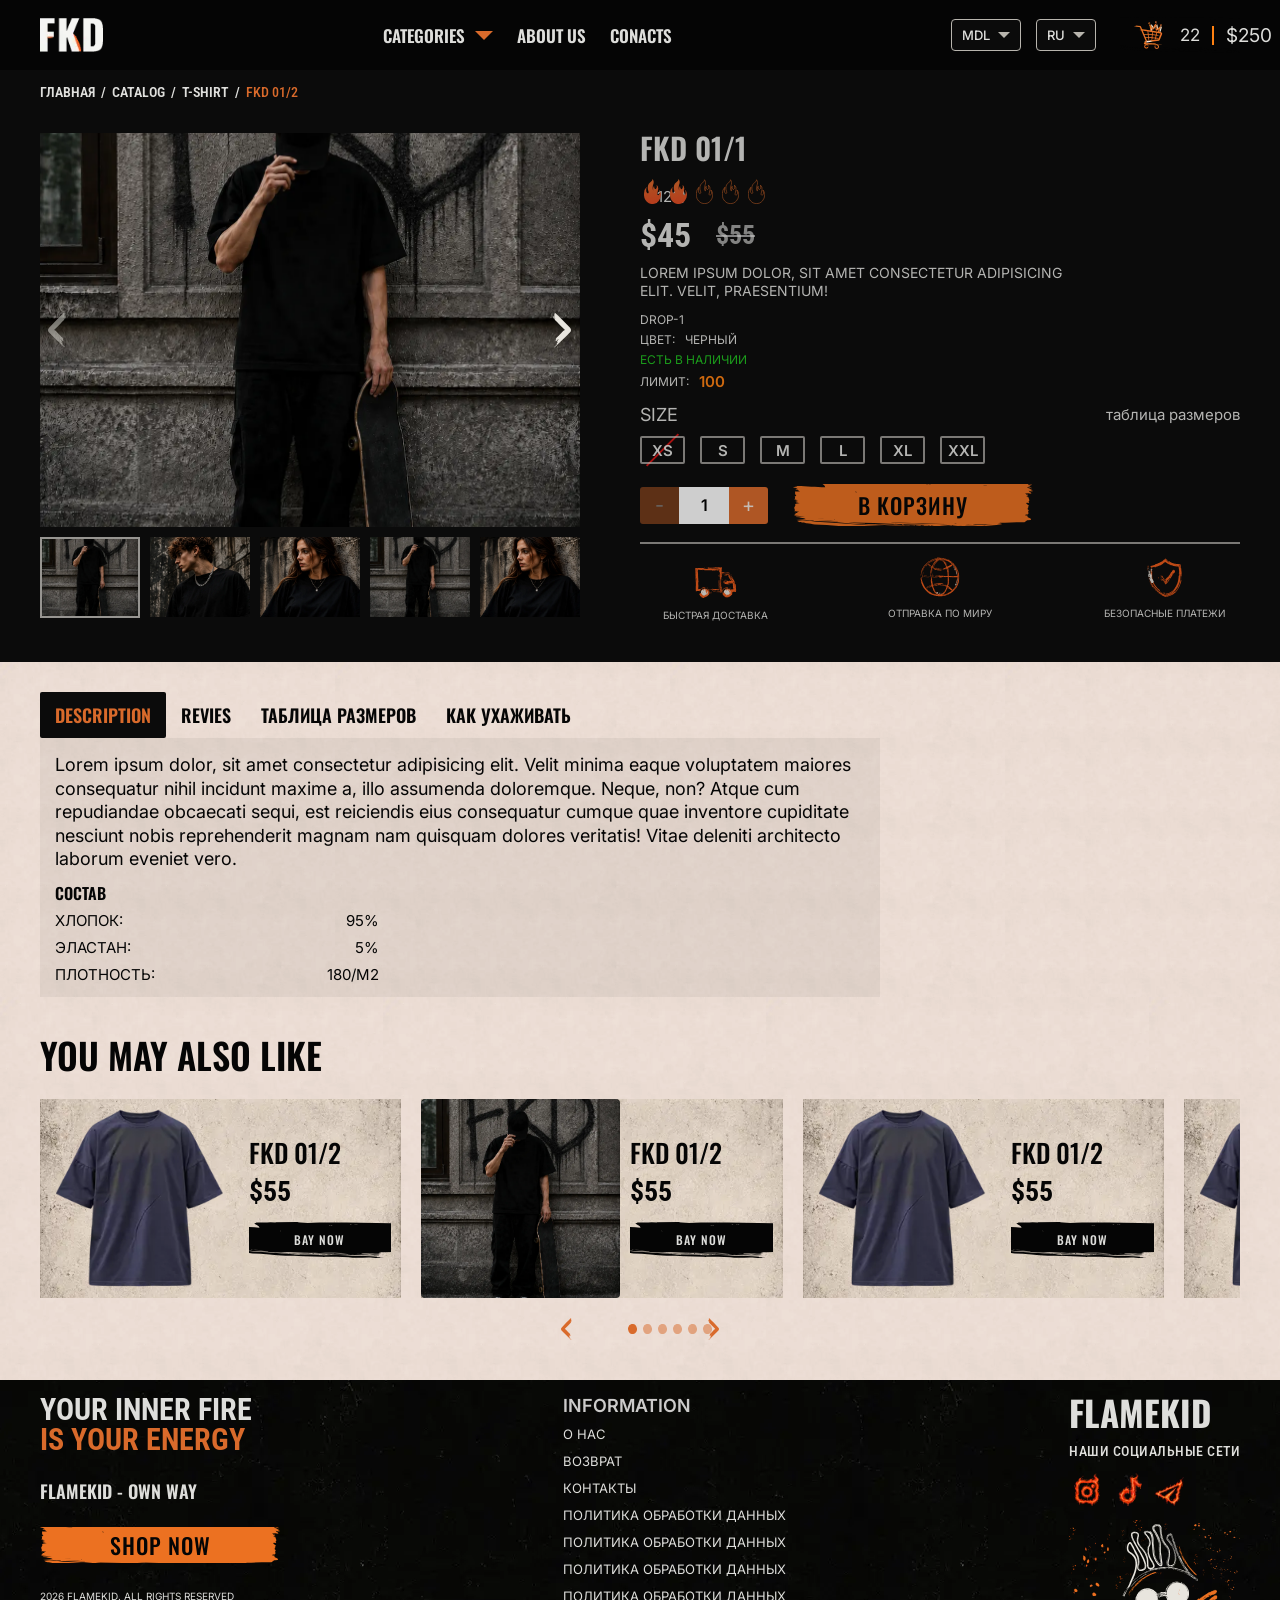
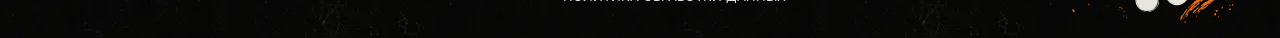
<file: product.html>
<!DOCTYPE html>
<html lang="ru">

<head>
	<title>футболка FKD1/01</title>
	<meta charset="UTF-8">
	<meta name="format-detection" content="telephone=no">

	<style>
		.preloader {
			position: fixed;
			top: 0;
			left: 0;
			z-index: 500;
			display: flex;
			justify-content: center;
			align-items: center;
			width: 100vw;
			height: 100vh;
			background-color: #050505;
			overflow: hidden;
		}

		.preloader img {
			width: 128px;
			height: 128px;

			animation: preload-fkd 1s linear infinite;
		}


		@keyframes preload-fkd {
			0% {
				transform: scale(1);
			}

			50% {
				transform: scale(1.1);
			}

			100% {
				transform: scale(1);
			}
		}
	</style>


	<link rel="stylesheet" href="css/style.min.css?_v=20261029133945">
	<link rel="shortcut icon" href="favicon.ico">
	<!-- <meta name="robots" content="noindex, nofollow"> -->
	<meta name="viewport" content="width=device-width, initial-scale=1.0">
</head>
<div class="preloader">
	<img src="img/icons/preloader.svg" alt="preloader">
</div>

<body>
	<div class="wrapper">
		<header class="header header_black">
			<div class="header__container">
				<div class="header__row row-header">
					<a href="home.html" class="row-header__logo"><picture><source srcset="img/icons/logo-fkd.webp" type="image/webp"><img src="img/icons/logo-fkd.png" alt="logotype fkd"></picture></a>
					<div class="row-header__menu menu">
						<nav class="menu__body">
							<ul class="menu__list">
								<li class="menu__item menu__item_categories" data-da=".row-header, 767.98, 2">
									<a href="category.html" class="menu__link link-for-submenu">categories</a>
									<button class="menu__arrow arrow-button" aria-label="button orange arrow"></button>
									<nav class="menu__sub-menu">
										<ul class="menu__sub-list">
											<li data-da=".menu__list,767.98,0" class="menu__item menu__item_sub-item"><a href="#" class="menu__link">t-shirt</a></li>
											<li data-da=".menu__list,767.98,0" class="menu__item menu__item_sub-item"><a href="#" class="menu__link">caps</a></li>
											<li data-da=".menu__list,767.98,0" class="menu__item menu__item_sub-item"><a href="#" class="menu__link">shtani</a></li>
											<li data-da=".menu__list,767.98,0" class="menu__item menu__item_sub-item"><a href="#" class="menu__link">hudi</a></li>
										</ul>
									</nav>
								</li>
								<li class="menu__item"><a href="about.html" class="menu__link">about us</a></li>
								<li class="menu__item"><a href="contacts.html" class="menu__link">conacts</a></li>
							</ul>
						</nav>
					</div>
					<div class="row-header__info-block block-info-header" data-da=".menu__list, 479.98, 0 ">
						<div class="block-info-header__custom-select" data-da=".menu__list, 767.98, 9" translate="no">

							<select name="money" class="block-info-header__change-money">
								<option value="1" selected>mdl</option>
								<option value="2">usd</option>
								<option value="3">eur</option>
							</select>


							<select name="language" class="block-info-header__language">
								<option value="1" selected>ru</option>
								<option value="2">EN</option>
								<option value="3">RO</option>
							</select>
						</div>
						<a href="bag.html" class="block-info-header__bag bag" aria-label="shopping cart" translate="no">
							<span class="bag__quentity">22</span>
							<span class="bag__value-price">$250</span>
						</a>
					</div>
					<button type="button" class="row-header__menu-icon menu-text">
						<i></i>
						<div class="menu-text__txt">
							<span class="menu-text__label-close" translate="no">close</span>
							<span class="menu-text__label-open" translate="no">menu</span>
						</div>
					</button>
				</div>
			</div>
		</header>
		<main class="page">
			<div class="page__breadcrumbs-product breadcrumbs">
				<div class="breadcrumbs__container">
					<ul class="breadcrumbs__list breadcrumbs__list_white-color">
						<li class="breadcrumbs__item"><a href="home.html" class="breadcrumbs__link">главная</a></li>
						<li class="breadcrumbs__item"><a href="category.html" class="breadcrumbs__link">catalog</a></li>
						<li class="breadcrumbs__item"><a href="#" class="breadcrumbs__link">t-shirt</a></li>
						<li class="breadcrumbs__item">
							<p class="breadcrumbs__link breadcrumbs__link_active">fkd 01/2</p>
						</li>
					</ul>
				</div>
			</div>
			<div class="page__product-order order-product">
				<div class="order-product__container">
					<div class="order-product__row">
						<div class="order-product__left-item left-item-photo">
							<div class="left-item-photo__slider big-photo-product">
								<div class="big-photo-product__swiper">
									<div class="big-photo-product__slide">
										<div class="big-photo-product__img-ibg">
											<picture><source data-srcset="img/card-product-img/1111111.webp" srcset="[data-uri]" type="image/webp"><img src="[data-uri]"  src="img/icons/fkd-lazy.svg" data-src="img/card-product-img/1111111.png" alt="t-shirt"></picture>
										</div>
									</div>
									<div class="big-photo-product__slide">
										<div class="big-photo-product__img-ibg">
											<picture><source data-srcset="img/card-product-img/00000.webp" srcset="[data-uri]" type="image/webp"><img src="[data-uri]"  src="img/icons/fkd-lazy.svg" data-src="img/card-product-img/00000.png" alt="t-shirt"></picture>
										</div>
									</div>
									<div class="big-photo-product__slide">
										<div class="big-photo-product__img-ibg">
											<picture><source data-srcset="img/card-product-img/000010.webp" srcset="[data-uri]" type="image/webp"><img src="[data-uri]"  src="img/icons/fkd-lazy.svg" data-src="img/card-product-img/000010.png" alt="t-shirt"></picture>
										</div>
									</div>
									<div class="big-photo-product__slide">
										<div class="big-photo-product__img-ibg">
											<picture><source data-srcset="img/card-product-img/1111111.webp" srcset="[data-uri]" type="image/webp"><img src="[data-uri]"  src="img/icons/fkd-lazy.svg" data-src="img/card-product-img/1111111.png" alt="t-shirt"></picture>
										</div>
									</div>
									<div class="big-photo-product__slide">
										<div class="big-photo-product__img-ibg">
											<picture><source data-srcset="img/card-product-img/000010.webp" srcset="[data-uri]" type="image/webp"><img src="[data-uri]"  src="img/icons/fkd-lazy.svg" data-src="img/card-product-img/000010.png" alt="t-shirt"></picture>
										</div>
									</div>
								</div>
								<div class="big-photo-product__sw-btn-next btn-grey-arrow btn-grey-arrow_next"></div>
								<div class="big-photo-product__sw-btn-prev btn-grey-arrow btn-grey-arrow_prev"></div>
							</div>
							<div class="left-item-photo__slider thumb-photo">
								<div class="thumb-photo__swiper">
									<div class="thumb-photo__slide">
										<div class="thumb-photo__img-ibg">
											<picture><source data-srcset="img/card-product-img/1111111.webp" srcset="[data-uri]" type="image/webp"><img src="[data-uri]"  src="img/icons/fkd-lazy.svg" data-src="img/card-product-img/1111111.png" alt="t-shirt"></picture>
										</div>
									</div>
									<div class="thumb-photo__slide">
										<div class="thumb-photo__img-ibg">
											<picture><source data-srcset="img/card-product-img/00000.webp" srcset="[data-uri]" type="image/webp"><img src="[data-uri]"  src="img/icons/fkd-lazy.svg" data-src="img/card-product-img/00000.png" alt="t-shirt"></picture>
										</div>
									</div>
									<div class="thumb-photo__slide">
										<div class="thumb-photo__img-ibg">
											<picture><source data-srcset="img/card-product-img/000010.webp" srcset="[data-uri]" type="image/webp"><img src="[data-uri]"  src="img/icons/fkd-lazy.svg" data-src="img/card-product-img/000010.png" alt="t-shirt"></picture>
										</div>
									</div>
									<div class="thumb-photo__slide">
										<div class="thumb-photo__img-ibg">
											<picture><source data-srcset="img/card-product-img/1111111.webp" srcset="[data-uri]" type="image/webp"><img src="[data-uri]"  src="img/icons/fkd-lazy.svg" data-src="img/card-product-img/1111111.png" alt="t-shirt"></picture>
										</div>
									</div>
									<div class="thumb-photo__slide">
										<div class="thumb-photo__img-ibg">
											<picture><source data-srcset="img/card-product-img/000010.webp" srcset="[data-uri]" type="image/webp"><img src="[data-uri]"  src="img/icons/fkd-lazy.svg" data-src="img/card-product-img/000010.png" alt="t-shirt"></picture>
										</div>
									</div>
								</div>
							</div>
						</div>
						<div class="order-product__riight-item info-product-order">
							<div class="info-product-order__body">
								<h2 class="info-product-order__title" translate="no">fkd 01/1</h2>
								<div class="info-product-order__rating show-rating">
									<div class="show-rating__items">
										<span class="show-rating__item-fire"></span>
										<span class="show-rating__item-fire"></span>
										<span class="show-rating__item-fire show-rating__item-fire_empty"></span>
										<span class="show-rating__item-fire show-rating__item-fire_empty"></span>
										<span class="show-rating__item-fire show-rating__item-fire_empty"></span>
									</div>
									<span class="show-rating__quentity show-rating__quentity_white">(128)</span>
								</div>
								<div class="info-product-order__price price">
									<h3 class="price__new" translate="no">$45</h3>
									<p class="price__old" translate="no">$55</p>
								</div>
								<p class="info-product-order__description">Lorem ipsum dolor, sit amet consectetur adipisicing elit. Velit, praesentium!</p>
								<div class="info-product-order__aditional aditional-info">
									<a href="#" class="aditional-info__drop">drop-1</a>
									<div class="aditional-info__item">
										<div class="aditional-info__name">цвет:</div>
										<div class="aditional-info__value"> черный</div>
									</div>
									<div class="aditional-info__item">
										<div class="aditional-info__value aditional-info__value_stock"> есть в наличии</div>
									</div>
									<div class="aditional-info__item">
										<div class="aditional-info__name">лимит:</div>
										<div class="aditional-info__value aditional-info__value_limit"> 100</div>
									</div>
								</div>
								<form data-dev data-popup-message="#popup-add-bag" action="#" class="info-product-order__form">
									<div class="info-product-order__size info-size">
										<div class="info-size__top-row row-info-product">
											<h3 class="row-info-product__title">size</h3>
											<button type="button" data-goto=".details-product" class="row-info-product__guide">таблица размеров</button>
										</div>
										<div class="info-size__choose">
											<div class="info-size__btn choose-size _no-size">
												<input disabled required type="radio" name="size" id="size-1" class="choose-size__input">
												<label class="choose-size__label" for="size-1">xs</label>
											</div>
											<div class="info-size__btn choose-size">
												<input type="radio" name="size" id="size-2" class="choose-size__input">
												<label class="choose-size__label" for="size-2">s</label>
											</div>
											<div class="info-size__btn choose-size">
												<input type="radio" name="size" id="size-3" class="choose-size__input">
												<label class="choose-size__label" for="size-3">m</label>
											</div>
											<div class="info-size__btn choose-size">
												<input type="radio" name="size" id="size-4" class="choose-size__input">
												<label class="choose-size__label" for="size-4">l</label>
											</div>
											<div class="info-size__btn choose-size">
												<input type="radio" name="size" id="size-5" class="choose-size__input">
												<label class="choose-size__label" for="size-5">xl</label>
											</div>
											<div class="info-size__btn choose-size">
												<input type="radio" name="size" id="size-6" class="choose-size__input">
												<label class="choose-size__label" for="size-6">xxl</label>
											</div>
										</div>
									</div>
									<div class="info-product-order__btns">
										<div class="info-product-order__btn-quantity quantity-btn">
											<button type="button" class="quantity-btn__minus _btn-disable">-</button>
											<input type="text" value="1" maxlength="2" class="quantity-btn__input">
											<button type="button" class="quantity-btn__plus">+</button>
										</div>
										<button class="info-product-order__btn-add-bag  btn-bay btn-bay_orange">в корзину</button>
									</div>
								</form>
								<div class="info-product-order__icons-row row-icons-product">
									<div class="row-icons-product__card">
										<div class="row-icons-product__icon-diverly"></div>
										<p class="row-icons-product__txt">быстрая доставка</p>
									</div>
									<div class="row-icons-product__card">
										<div class="row-icons-product__icon-shiping"></div>
										<p class="row-icons-product__txt">отправка по миру</p>
									</div>
									<div class="row-icons-product__card">
										<div class="row-icons-product__icon-secure"></div>
										<p class="row-icons-product__txt">безопасные платежи</p>
									</div>
								</div>
							</div>
						</div>
					</div>
				</div>
			</div>
			<section class="page__product-details details-product">
				<div class="details-product__container">
					<div class="details-product__row">
						<div class="details-product__left-block left-block-details">
							<div data-tabs="579" data-tabs-hash class="left-block-details__tabs tabs">
								<nav data-tabs-titles class="tabs__navigation">
									<button type="submit" class="tabs__title _tab-active">description</button>
									<button type="submit" class="tabs__title">revies</button>
									<button type="submit" class="tabs__title">таблица размеров</button>
									<button type="submit" class="tabs__title">как ухаживать</button>
								</nav>
								<div data-tabs-body class="tabs__content">
									<div class="tabs__body description-tab ">
										<p>
											Lorem ipsum dolor, sit amet consectetur adipisicing elit. Velit minima eaque voluptatem maiores consequatur nihil incidunt maxime a, illo assumenda doloremque. Neque, non? Atque cum repudiandae obcaecati sequi, est reiciendis eius consequatur cumque quae inventore cupiditate nesciunt nobis reprehenderit magnam nam
											quisquam dolores veritatis! Vitae deleniti architecto laborum eveniet vero.
										</p>
										<div class="description-tab__fabric-composition composition-fabric">
											<h4 class="composition-fabric__title">состав</h4>
											<div class="composition-fabric__item">
												<div class="composition-fabric__name">хлопок:</div>
												<div class="composition-fabric__value">95%</div>
											</div>
											<div class="composition-fabric__item">
												<div class="composition-fabric__name">эластан:</div>
												<div class="composition-fabric__value">5%</div>
											</div>
											<div class="composition-fabric__item">
												<div class="composition-fabric__name">плотность:</div>
												<div class="composition-fabric__value">180/m2</div>
											</div>
										</div>
									</div>
									<div class="tabs__body">
										<div class="tabs__row-review row-review">
											<div data-simplebar class="row-review__feedback feedback">
												<div class="feedback__title title-feedback title-label title-label_big">
													<div class="title-feedback__value">1</div>
													<p class="title-feedback__txt">review for</p>
													<h3 class="title-feedback__name-product">"Product Name"</h3>
												</div>
												<div class="feedback__item">
													<div class="feedback__info">
														<div class="feedback__name">вася vasiliev</div>
														<div class="feedback__data">24.12.2026</div>
													</div>
													<div class="feedback__rating show-rating">
														<div class="show-rating__items">
															<span class="show-rating__item-fire"></span>
															<span class="show-rating__item-fire"></span>
															<span class="show-rating__item-fire show-rating__item-fire_empty"></span>
															<span class="show-rating__item-fire show-rating__item-fire_empty"></span>
															<span class="show-rating__item-fire show-rating__item-fire_empty"></span>
														</div>
													</div>
													<p class="feedback__text">
														Lorem ipsum dolor sit amet consectetur adipisicing elit. Laborum tempora distinctio esse exercitationem eius, cumque
														quos, autem error deleniti quibusdam ipsa provident minus, natus ipsum.
													</p>
												</div>
												<div class="feedback__item">
													<div class="feedback__info">
														<div class="feedback__name">вася vasiliev</div>
														<div class="feedback__data">24.12.2026</div>
													</div>
													<div class="feedback__rating show-rating">
														<div class="show-rating__items">
															<span class="show-rating__item-fire"></span>
															<span class="show-rating__item-fire"></span>
															<span class="show-rating__item-fire show-rating__item-fire_empty"></span>
															<span class="show-rating__item-fire show-rating__item-fire_empty"></span>
															<span class="show-rating__item-fire show-rating__item-fire_empty"></span>
														</div>
													</div>
													<p class="feedback__text">
														Lorem ipsum dolor sit amet consectetur adipisicing elit. Laborum tempora distinctio esse exercitationem eius,
														cumque
														quos, autem error deleniti quibusdam ipsa provident minus, natus ipsum.
													</p>
												</div>
												<div class="feedback__item">
													<div class="feedback__info">
														<div class="feedback__name">вася vasiliev</div>
														<div class="feedback__data">24.12.2026</div>
													</div>
													<div class="feedback__rating show-rating">
														<div class="show-rating__items">
															<span class="show-rating__item-fire"></span>
															<span class="show-rating__item-fire"></span>
															<span class="show-rating__item-fire show-rating__item-fire_empty"></span>
															<span class="show-rating__item-fire show-rating__item-fire_empty"></span>
															<span class="show-rating__item-fire show-rating__item-fire_empty"></span>
														</div>
													</div>
													<p class="feedback__text">
														Lorem ipsum dolor sit amet consectetur adipisicing elit. Laborum tempora distinctio esse exercitationem eius,
														cumque
														quos, autem error deleniti quibusdam ipsa provident minus, natus ipsum.
													</p>
												</div>
												<div class="feedback__item">
													<div class="feedback__info">
														<div class="feedback__name">вася vasiliev</div>
														<div class="feedback__data">24.12.2026</div>
													</div>
													<div class="feedback__rating show-rating">
														<div class="show-rating__items">
															<span class="show-rating__item-fire"></span>
															<span class="show-rating__item-fire"></span>
															<span class="show-rating__item-fire show-rating__item-fire_empty"></span>
															<span class="show-rating__item-fire show-rating__item-fire_empty"></span>
															<span class="show-rating__item-fire show-rating__item-fire_empty"></span>
														</div>
													</div>
													<p class="feedback__text">
														Lorem ipsum dolor sit amet consectetur adipisicing elit. Laborum tempora distinctio esse exercitationem eius,
														cumque
														quos, autem error deleniti quibusdam ipsa provident minus, natus ipsum.
													</p>
												</div>
												<div class="feedback__item">
													<div class="feedback__info">
														<div class="feedback__name">вася vasiliev</div>
														<div class="feedback__data">24.12.2026</div>
													</div>
													<div class="feedback__rating show-rating">
														<div class="show-rating__items">
															<span class="show-rating__item-fire"></span>
															<span class="show-rating__item-fire"></span>
															<span class="show-rating__item-fire show-rating__item-fire_empty"></span>
															<span class="show-rating__item-fire show-rating__item-fire_empty"></span>
															<span class="show-rating__item-fire show-rating__item-fire_empty"></span>
														</div>
													</div>
													<p class="feedback__text">
														Lorem ipsum dolor sit amet consectetur adipisicing elit. Laborum tempora distinctio esse exercitationem eius,
														cumque
														quos, autem error deleniti quibusdam ipsa provident minus, natus ipsum.
													</p>
												</div>
												<div class="feedback__item">
													<div class="feedback__info">
														<div class="feedback__name">вася vasiliev</div>
														<div class="feedback__data">24.12.2026</div>
													</div>
													<div class="feedback__rating show-rating">
														<div class="show-rating__items">
															<span class="show-rating__item-fire"></span>
															<span class="show-rating__item-fire"></span>
															<span class="show-rating__item-fire show-rating__item-fire_empty"></span>
															<span class="show-rating__item-fire show-rating__item-fire_empty"></span>
															<span class="show-rating__item-fire show-rating__item-fire_empty"></span>
														</div>
													</div>
													<p class="feedback__text">
														Lorem ipsum dolor sit amet consectetur adipisicing elit. Laborum tempora distinctio esse exercitationem eius,
														cumque
														quos, autem error deleniti quibusdam ipsa provident minus, natus ipsum.
													</p>
												</div>
											</div>
											<form data-dev data-popup-message="#popup-add-review" action="#" class="row-review__form form-fkd">
												<h3 class="form-review__title title-label title-label_big">Write a review</h3>
												<div class="form-fkd__wrapper-input">
													<h4 class="form-fkd__label-title title-label">имя<span>*</span></h4>
													<input data-required data-validate type="text" name="form[]" data-error="пожалуйста введите ваше имя" placeholder="ваше имя" class="form-fkd__input">
												</div>
												<div class="form-fkd__wrapper-input">
													<h4 class="form-fkd__label-title title-label">оставьте отзыв</h4>
													<textarea data-simplebar placeholder="отзыв" class="form-fkd__input form-fkd__input_textarea"></textarea>
												</div>
												<div class="form-fkd__rating rating-tabs">
													<h4 class="rating-tabs__title title-label">your rating <span>*</span></h4>
													<div class="rating-tabs__items">
														<div class="rating-tabs__item">
															<input id="r-1" class="rating-tabs__input" type="radio" value="1" name="rating">
															<label for="r-1" class="rating-tabs__label"><span>1</span></label>
														</div>
														<div class="rating-tabs__item">
															<input id="r-2" class="rating-tabs__input" type="radio" value="2" name="rating">
															<label for="r-2" class="rating-tabs__label"><span>2</span></label>
														</div>
														<div class="rating-tabs__item">
															<input id="r-3" class="rating-tabs__input" type="radio" value="3" name="rating">
															<label for="r-3" class="rating-tabs__label"><span>3</span></label>
														</div>
														<div class="rating-tabs__item">
															<input id="r-4" class="rating-tabs__input" type="radio" value="4" name="rating">
															<label for="r-4" class="rating-tabs__label"><span>4</span></label>
														</div>
														<div class="rating-tabs__item">
															<input required id="r-5" class="rating-tabs__input" type="radio" value="5" name="rating">
															<label for="r-5" class="rating-tabs__label"><span>5</span></label>
														</div>
													</div>
												</div>
												<div class="capcha"></div>
												<button type="submit" class="form-fkd__btn btn-bay">отправить send</button>
											</form>
										</div>
									</div>
									<div class="tabs__body sizes-table">
										<div class="sizes-table__img-ibg">
											<picture><source data-srcset="img/card-product-img/00000.webp" srcset="[data-uri]" type="image/webp"><img src="[data-uri]"  src="img/icons/fkd-lazy.svg" data-src="img/card-product-img/00000.png" alt="sizes product"></picture>
										</div>
									</div>
									<div class="tabs__body take-care ">
										<p>
											Lorem ipsum dolor, sit amet consectetur adipisicing elit. Velit minima eaque voluptatem maiores consequatur
											nihil incidunt maxime a, illo assumenda doloremque. Neque, non? Atque cum repudiandae obcaecati sequi, est
											reiciendis eius consequatur cumque quae inventore cupiditate nesciunt nobis reprehenderit magnam nam
											quisquam dolores veritatis! Vitae deleniti architecto laborum eveniet vero.
										</p>
									</div>
								</div>
							</div>
						</div>
					</div>
				</div>
			</section>
			<section class="page__like-may may-like">
				<div class="may-like__container">
					<div class="may-like__top-row row-top">
						<h2 class="row-top__title caption">you may also like</h2>
					</div>
					<div class="may-likeblock-slider new-product">
						<div class="new-product__slider">
							<div class="new-product__swiper">
								<article class="new-product__slide slide-card">
									<a href="#" class="slide-card__body">
										<div class="slide-card__img card-ibg">
											<picture><source data-srcset="img/card-product-img/01.webp" srcset="[data-uri]" type="image/webp"><img src="[data-uri]"  src="img/icons/lazy.svg" data-src="img/card-product-img/01.png" alt="tshirt"></picture>
										</div>
										<div class="slide-card__info">
											<h4 class="slide-card__title card-title" translate="no">fkd 01/2</h4>
											<div class="slide-card__price card-price" translate="no">$55</div>
											<button class="slide-card__bay-btn btn-bay">bay now</button>
										</div>
									</a>
								</article>
								<article class="new-product__slide slide-card">
									<a href="#" class="slide-card__body">
										<div class="slide-card__img card-ibg">
											<picture><source data-srcset="img/card-product-img/1111111.webp" srcset="[data-uri]" type="image/webp"><img src="[data-uri]"  src="img/icons/lazy.svg" data-src="img/card-product-img/1111111.png" alt="tshirt"></picture>
										</div>
										<div class="slide-card__info">
											<h4 class="slide-card__title card-title" translate="no">fkd 01/2</h4>
											<div class="slide-card__price card-price" translate="no">$55</div>
											<button class="slide-card__bay-btn btn-bay">bay now</button>
										</div>
									</a>
								</article>
								<article class="new-product__slide slide-card">
									<a href="#" class="slide-card__body">
										<div class="slide-card__img card-ibg">
											<picture><source data-srcset="img/card-product-img/01.webp" srcset="[data-uri]" type="image/webp"><img src="[data-uri]"  src="img/icons/lazy.svg" data-src="img/card-product-img/01.png" alt="tshirt"></picture>
										</div>
										<div class="slide-card__info">
											<h4 class="slide-card__title card-title" translate="no">fkd 01/2</h4>
											<div class="slide-card__price card-price" translate="no">$55</div>
											<button class="slide-card__bay-btn btn-bay">bay now</button>
										</div>
									</a>
								</article>
								<article class="new-product__slide slide-card">
									<a href="#" class="slide-card__body">
										<div class="slide-card__img card-ibg">
											<picture><source data-srcset="img/card-product-img/01.webp" srcset="[data-uri]" type="image/webp"><img src="[data-uri]"  src="img/icons/lazy.svg" data-src="img/card-product-img/01.png" alt="tshirt"></picture>
										</div>
										<div class="slide-card__info">
											<h4 class="slide-card__title card-title" translate="no">fkd 01/2</h4>
											<div class="slide-card__price card-price" translate="no">$55</div>
											<button class="slide-card__bay-btn btn-bay">bay now</button>
										</div>
									</a>
								</article>
								<article class="new-product__slide slide-card">
									<a href="#" class="slide-card__body">
										<div class="slide-card__img card-ibg">
											<picture><source data-srcset="img/card-product-img/01.webp" srcset="[data-uri]" type="image/webp"><img src="[data-uri]"  src="img/icons/lazy.svg" data-src="img/card-product-img/01.png" alt="tshirt"></picture>
										</div>
										<div class="slide-card__info">
											<h4 class="slide-card__title card-title" translate="no">fkd 01/2</h4>
											<div class="slide-card__price card-price" translate="no">$55</div>
											<button class="slide-card__bay-btn btn-bay">купить сейчас</button>
										</div>
									</a>
								</article>
								<article class="new-product__slide slide-card">
									<a href="#" class="slide-card__body">
										<div class="slide-card__img card-ibg">
											<picture><source data-srcset="img/card-product-img/01.webp" srcset="[data-uri]" type="image/webp"><img src="[data-uri]"  src="img/icons/lazy.svg" data-src="img/card-product-img/01.png" alt="tshirt"></picture>
										</div>
										<div class="slide-card__info">
											<h4 class="slide-card__title card-title" translate="no">fkd 01/2</h4>
											<div class="slide-card__price card-price" translate="no">$55</div>
											<button class="slide-card__bay-btn btn-bay">Cumpără acum</button>
										</div>
									</a>
								</article>
							</div>
						</div>
						<div class="new-product__pagination-swiper control-swiper">
							<div class="control-swiper__btn-prev btn-swiper-arrow"></div>
							<div class="control-swiper__pagination"></div>
							<div class="control-swiper__btn-next btn-swiper-arrow"></div>
						</div>
					</div>
				</div>
			</section>
		</main>
		<footer class="footer">
			<div class="footer__container">
				<div class="footer__row">
					<div class="footer__item-left left-item-footer">
						<p class="left-item-footer__big-txt">Your inner fire <span> is your energy</span></p>
						<p class="left-item-footer__small-txt">flamekid - own way</p>
						<a href="#" class="left-item-footer__link btn-bay btn-bay_orange">shop now</a>
						<p class="left-item-footer__copyright" data-da=".right-item, 767.98,4">2026 flamekid. all rights reserved</p>
					</div>

					<div class="footer__info-links links-info-footer">
						<div data-spollers="767.98,max" class="links-info-footer__spollers spollers">
							<div class="spollers__item">
								<button type="button" data-spoller class="spollers__title">information</button>
								<ul class="spollers__body">
									<li class="spollers__items"><a href="#" class="spollers__link">о нас</a></li>
									<li class="spollers__items"><a href="return.html" class="spollers__link">возврат</a></li>
									<li class="spollers__items"><a href="#" class="spollers__link">контакты</a></li>
									<li class="spollers__items"><a href="information.html" class="spollers__link">политика обработки данных</a></li>
									<li class="spollers__items"><a href="information.html" class="spollers__link">политика обработки данных</a></li>
									<li class="spollers__items"><a href="information.html" class="spollers__link">политика обработки данных</a></li>
									<li class="spollers__items"><a href="information.html" class="spollers__link">политика обработки данных</a></li>
								</ul>
							</div>
						</div>
					</div>

					<div class="footer__item-right right-item">
						<a href="home.html" class="right-item__logo">flamekid</a>
						<h3 class="right-item__soc-media-title">наши социальные сети</h3>
						<div class="right-item__social-media media-social">

							<a href="#" class="media-social__link-ibg">
								<picture><source srcset="img/icons/inst-01.webp" type="image/webp"><img src="img/icons/inst-01.png" alt="instagram icon"></picture>
							</a>

							<a href="#" class="media-social__link-ibg">
								<picture><source srcset="img/icons/tiktok-01.webp" type="image/webp"><img src="img/icons/tiktok-01.png" alt="tiktok icon"></picture>
							</a>

							<a href="#" class="media-social__link-ibg">
								<picture><source srcset="img/icons/tg-01.webp" type="image/webp"><img src="img/icons/tg-01.png" alt="telegram icon"></picture>
							</a>
						</div>
						<div class="right-item__img-ibg">
							<img src="img/icons/fkd-footer.svg" alt="mascot logo">
						</div>
					</div>
				</div>
			</div>
		</footer>
	</div>

	<div id="popup-add-bag" aria-hidden="true" class="popup">
		<div class="popup__wrapper">
			<div class="popup__content content-popup">
				<button data-close type="button" class="popup-close-btn" aria-label="close popup"></button>
				<div class="content-popup__decor"></div>
				<p class="content-popup__title">добавленно в корзину</p>
				<a href="bag.html" class="content-popup__btn-open-bag btn-bay ">пкрейти в корзину</a>
				<button data-close type="button" class="content-popup__btn-buy  btn-bay">продолжить покупки</button>
			</div>
		</div>
	</div>

	<div id="popup-add-review" aria-hidden="true" class="popup">
		<div class="popup__wrapper">
			<div class="popup__content content-popup">
				<button data-close type="button" class="popup-close-btn" aria-label="close popup"></button>
				<div class="content-popup__decor"></div>
				<p class="content-popup__title">отзыв отправлен на модерацию</p>
				<p class="content-popup__title">благодарим за обратную связь</p>
			</div>
		</div>
	</div>

	<div id="popup-send-message" aria-hidden="true" class="popup">
		<div class="popup__wrapper">
			<div class="popup__content content-popup">
				<button data-close type="button" class="popup-close-btn" aria-label="close popup"></button>
				<div class="content-popup__decor"></div>
				<p class="content-popup__title">сообщение отправлено</p>
				<p class="content-popup__title">благодарим за обратную связь</p>
			</div>
		</div>
	</div>


	<script src="js/app.min.js?_v=20261029133945"></script>
</body>

</html>
</file>
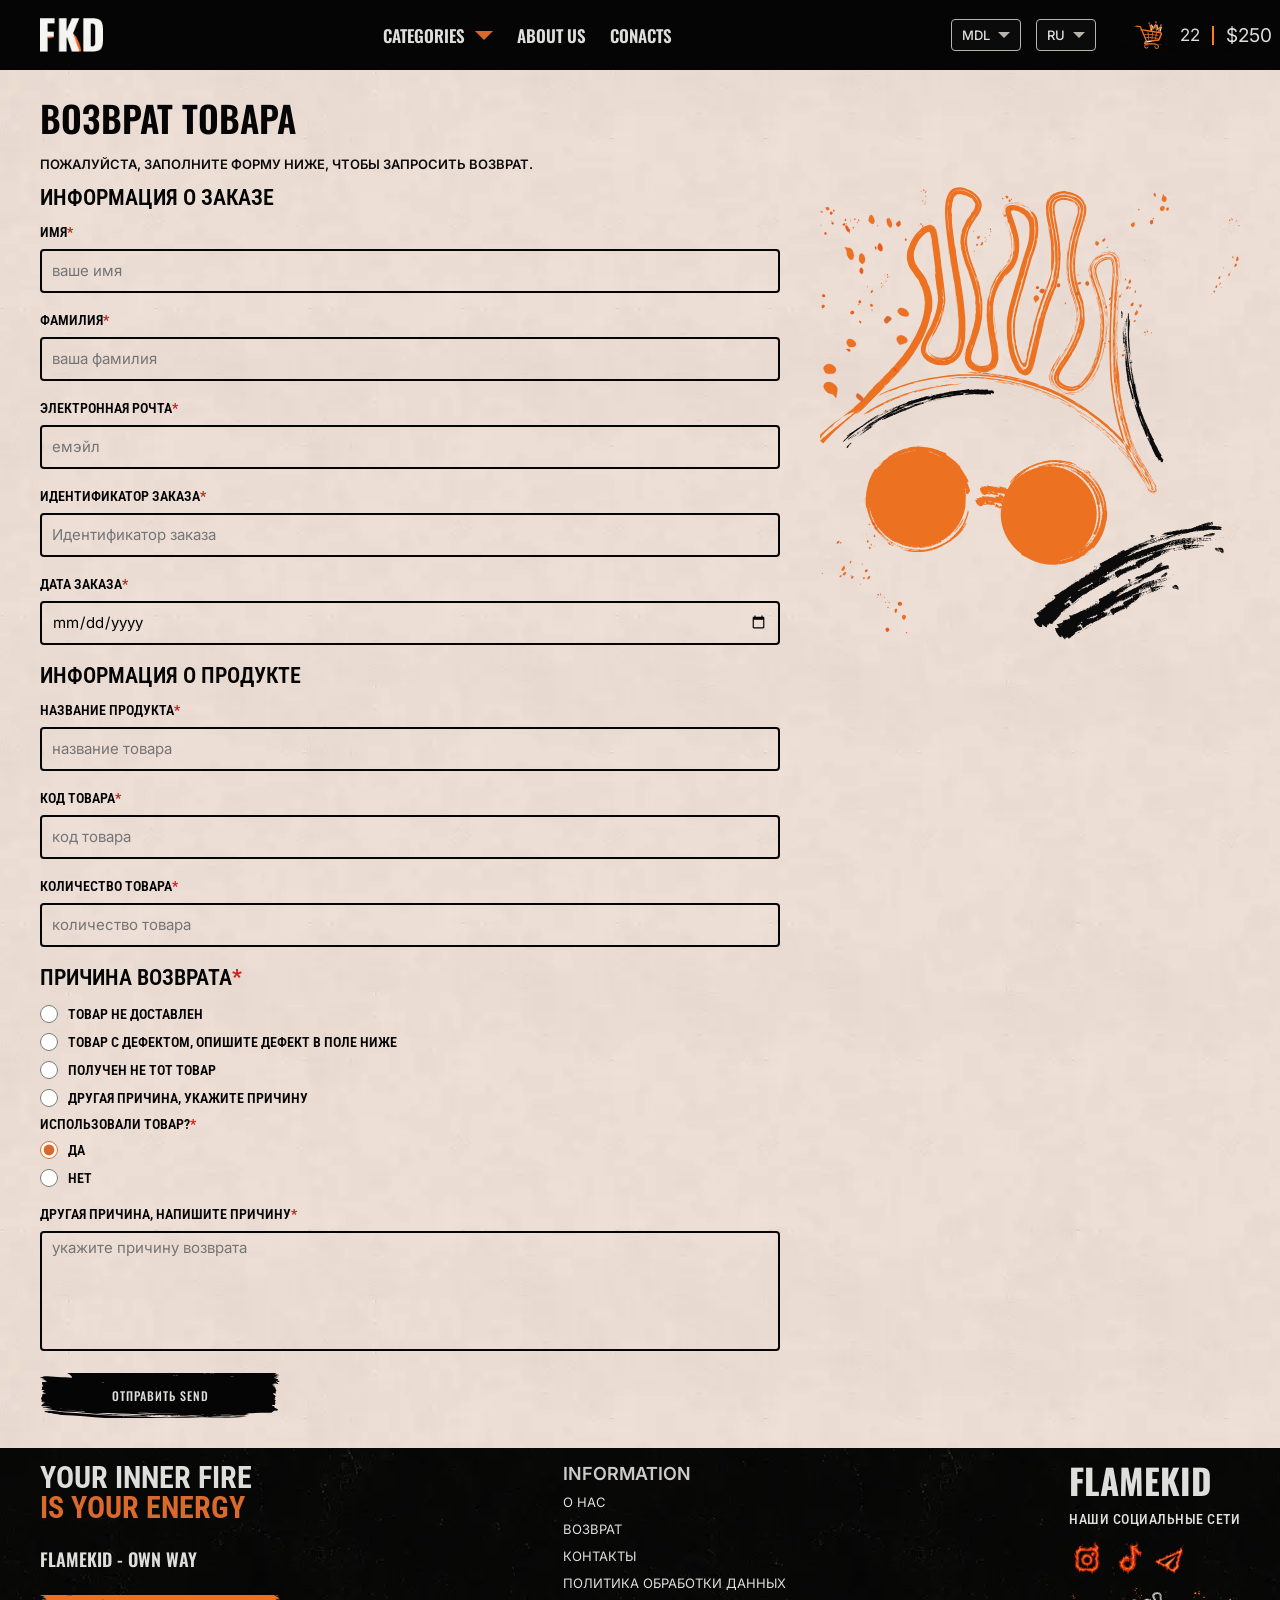
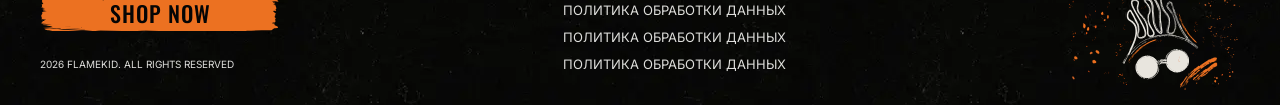
<file: return.html>
<!DOCTYPE html>
<html lang="ru">

<head>
	<title>возврат товара</title>
	<meta charset="UTF-8">
	<meta name="format-detection" content="telephone=no">

	<style>
		.preloader {
			position: fixed;
			top: 0;
			left: 0;
			z-index: 500;
			display: flex;
			justify-content: center;
			align-items: center;
			width: 100vw;
			height: 100vh;
			background-color: #050505;
			overflow: hidden;
		}

		.preloader img {
			width: 128px;
			height: 128px;

			animation: preload-fkd 1s linear infinite;
		}


		@keyframes preload-fkd {
			0% {
				transform: scale(1);
			}

			50% {
				transform: scale(1.1);
			}

			100% {
				transform: scale(1);
			}
		}
	</style>


	<link rel="stylesheet" href="css/style.min.css?_v=20261029133945">
	<link rel="shortcut icon" href="favicon.ico">
	<!-- <meta name="robots" content="noindex, nofollow"> -->
	<meta name="viewport" content="width=device-width, initial-scale=1.0">
</head>
<div class="preloader">
	<img src="img/icons/preloader.svg" alt="preloader">
</div>

<body>
	<div class="wrapper">
		<header class="header header_black">
			<div class="header__container">
				<div class="header__row row-header">
					<a href="home.html" class="row-header__logo"><picture><source srcset="img/icons/logo-fkd.webp" type="image/webp"><img src="img/icons/logo-fkd.png" alt="logotype fkd"></picture></a>
					<div class="row-header__menu menu">
						<nav class="menu__body">
							<ul class="menu__list">
								<li class="menu__item menu__item_categories" data-da=".row-header, 767.98, 2">
									<a href="category.html" class="menu__link link-for-submenu">categories</a>
									<button class="menu__arrow arrow-button" aria-label="button orange arrow"></button>
									<nav class="menu__sub-menu">
										<ul class="menu__sub-list">
											<li data-da=".menu__list,767.98,0" class="menu__item menu__item_sub-item"><a href="#" class="menu__link">t-shirt</a></li>
											<li data-da=".menu__list,767.98,0" class="menu__item menu__item_sub-item"><a href="#" class="menu__link">caps</a></li>
											<li data-da=".menu__list,767.98,0" class="menu__item menu__item_sub-item"><a href="#" class="menu__link">shtani</a></li>
											<li data-da=".menu__list,767.98,0" class="menu__item menu__item_sub-item"><a href="#" class="menu__link">hudi</a></li>
										</ul>
									</nav>
								</li>
								<li class="menu__item"><a href="about.html" class="menu__link">about us</a></li>
								<li class="menu__item"><a href="contacts.html" class="menu__link">conacts</a></li>
							</ul>
						</nav>
					</div>
					<div class="row-header__info-block block-info-header" data-da=".menu__list, 479.98, 0 ">
						<div class="block-info-header__custom-select" data-da=".menu__list, 767.98, 9" translate="no">

							<select name="money" class="block-info-header__change-money">
								<option value="1" selected>mdl</option>
								<option value="2">usd</option>
								<option value="3">eur</option>
							</select>


							<select name="language" class="block-info-header__language">
								<option value="1" selected>ru</option>
								<option value="2">EN</option>
								<option value="3">RO</option>
							</select>
						</div>
						<a href="bag.html" class="block-info-header__bag bag" aria-label="shopping cart" translate="no">
							<span class="bag__quentity">22</span>
							<span class="bag__value-price">$250</span>
						</a>
					</div>
					<button type="button" class="row-header__menu-icon menu-text">
						<i></i>
						<div class="menu-text__txt">
							<span class="menu-text__label-close" translate="no">close</span>
							<span class="menu-text__label-open" translate="no">menu</span>
						</div>
					</button>
				</div>
			</div>
		</header>
		<main class="page">
			<div class="page__return return-page">
				<div class="return-page__container">
					<h1 class="return-page__title caption">Возврат товара</h1>
					<p class="return-page__subtitle">Пожалуйста, заполните форму ниже, чтобы запросить возврат.</p>
					<div class="return-page__row">
						<div class="return-page__form">
							<form data-dev data-popup-message="#popup-send-message" autocomplete="off" action="#" class="return-page__form form-fkd">
								<h2 class="form-fkd__title title-label title-label_big">Информация о заказе</h2>
								<div class="form-fkd__wrapper-input">
									<h4 class="form-fkd__label-title title-label">имя<span>*</span></h4>
									<input data-required data-validate type="text" name="form[]" data-error="пожалуйста введите ваше имя" placeholder="ваше имя" class="form-fkd__input">
								</div>
								<div class="form-fkd__wrapper-input">
									<h4 class="form-fkd__label-title title-label">фамилия<span>*</span></h4>
									<input data-required data-validate type="text" name="form[]" data-error="пожалуйста введите вашу фамилию" placeholder="ваша фамилия" class="form-fkd__input">
								</div>
								<div class="form-fkd__wrapper-input">
									<h4 class="form-fkd__label-title title-label">электронная рочта<span>*</span></h4>
									<input data-required="email" data-validate type="email" name="form[]" data-error="пожалуйста введите емэйл" placeholder="емэйл" class="form-fkd__input">
								</div>
								<div class="form-fkd__wrapper-input">
									<h4 class="form-fkd__label-title title-label">Идентификатор заказа<span>*</span></h4>
									<input data-required data-validate type="text" name="form[]" data-error="пожалуйста введите индитификатор заказа" placeholder="Идентификатор заказа" class="form-fkd__input">
								</div>
								<div class="form-fkd__wrapper-input">
									<h4 class="form-fkd__label-title title-label">дата заказа<span>*</span></h4>
									<input data-required data-validate type="date" name="form[]" data-error="укажите дату заказа" placeholder="укажите дату заказа" class="form-fkd__input">
								</div>
								<h2 class="form-fkd__title title-label title-label_big">Информация о продукте</h2>
								<div class="form-fkd__wrapper-input">
									<h4 class="form-fkd__label-title title-label">Название продукта<span>*</span></h4>
									<input data-required data-validate type="text" name="form[]" data-error=" укажите название товара" placeholder="название товара" class="form-fkd__input">
								</div>
								<div class="form-fkd__wrapper-input">
									<h4 class="form-fkd__label-title title-label">код товара<span>*</span></h4>
									<input data-required data-validate type="text" name="form[]" data-error="укажите код товара" placeholder="код товара" class="form-fkd__input">
								</div>
								<div class="form-fkd__wrapper-input">
									<h4 class="form-fkd__label-title title-label">количество товара<span>*</span></h4>
									<input data-required data-validate type="number" name="form[]" data-error="введите количество товара" placeholder="количество товара" class="form-fkd__input">
								</div>
								<div class="form-fkd__wrapper-input">
									<h4 class="form-fkd__label-title title-label title-label_big">причина возврата<span>*</span></h4>
									<div class="form-fkd__radio-group group-radio">
										<div class="group-radio__item">
											<input required type="radio" name="form[]" id="input-return-reason-1" class="group-radio__input">
											<label for="input-return-reason-1" class="group-radio__label title-label">товар не доставлен</label>
										</div>
										<div class="group-radio__item">
											<input type="radio" name="form[]" id="input-return-reason-2" class="group-radio__input">
											<label for="input-return-reason-2" class="group-radio__label title-label">товар с дефектом, опишите
												дефект в поле ниже</label>
										</div>
										<div class="group-radio__item">
											<input type="radio" name="form[]" id="input-return-reason-3" class="group-radio__input">
											<label for="input-return-reason-3" class="group-radio__label title-label">получен не тот товар</label>
										</div>
										<div class="group-radio__item">
											<input type="radio" name="form[]" id="input-return-reason-4" class="group-radio__input">
											<label for="input-return-reason-4" class="group-radio__label title-label">другая причина, укажите
												причину</label>
										</div>
										<div class="group-radio__wrapper-item">
											<h4 class="group-radio__label-title title-label">использовали товар?<span>*</span></h4>
											<div class="group-radio__item group-radio__item_use">
												<input checked type="radio" name="use-product" value="1" id="input-use-yes" class="group-radio__input">
												<label for="input-use-yes" class="group-radio__label title-label">да</label>
											</div>
											<div class="group-radio__item">
												<input type="radio" name="use-product" value="0" id="input-use-no" class="group-radio__input">
												<label for="input-use-no" class="group-radio__label title-label">нет</label>
											</div>
										</div>
									</div>
								</div>
								<div class="form-fkd__wrapper-input">
									<h4 class="form-fkd__label-title title-label">другая причина, напишите причину<span>*</span></h4>
									<textarea data-simplebar data-required data-validate data-error="пожалуйста укажите причину" placeholder="укажите причину возврата" class="form-fkd__input form-fkd__input_textarea"></textarea>
								</div>
								<div class="capcha"></div>
								<button type="submit" class="form-fkd__btn btn-bay">отправить send</button>
							</form>
						</div>
						<div class="return-page__decor right-block">
							<div class="right-block__img-ibg">
								<img src="img/icons/fkd-lazy.svg" data-src="img/icons/fkd-footer-orange.svg" alt="fkd mascot">
							</div>
						</div>
					</div>
				</div>
			</div>
		</main>
		<footer class="footer">
			<div class="footer__container">
				<div class="footer__row">
					<div class="footer__item-left left-item-footer">
						<p class="left-item-footer__big-txt">Your inner fire <span> is your energy</span></p>
						<p class="left-item-footer__small-txt">flamekid - own way</p>
						<a href="#" class="left-item-footer__link btn-bay btn-bay_orange">shop now</a>
						<p class="left-item-footer__copyright" data-da=".right-item, 767.98,4">2026 flamekid. all rights reserved</p>
					</div>

					<div class="footer__info-links links-info-footer">
						<div data-spollers="767.98,max" class="links-info-footer__spollers spollers">
							<div class="spollers__item">
								<button type="button" data-spoller class="spollers__title">information</button>
								<ul class="spollers__body">
									<li class="spollers__items"><a href="#" class="spollers__link">о нас</a></li>
									<li class="spollers__items"><a href="return.html" class="spollers__link">возврат</a></li>
									<li class="spollers__items"><a href="#" class="spollers__link">контакты</a></li>
									<li class="spollers__items"><a href="information.html" class="spollers__link">политика обработки данных</a></li>
									<li class="spollers__items"><a href="information.html" class="spollers__link">политика обработки данных</a></li>
									<li class="spollers__items"><a href="information.html" class="spollers__link">политика обработки данных</a></li>
									<li class="spollers__items"><a href="information.html" class="spollers__link">политика обработки данных</a></li>
								</ul>
							</div>
						</div>
					</div>

					<div class="footer__item-right right-item">
						<a href="home.html" class="right-item__logo">flamekid</a>
						<h3 class="right-item__soc-media-title">наши социальные сети</h3>
						<div class="right-item__social-media media-social">

							<a href="#" class="media-social__link-ibg">
								<picture><source srcset="img/icons/inst-01.webp" type="image/webp"><img src="img/icons/inst-01.png" alt="instagram icon"></picture>
							</a>

							<a href="#" class="media-social__link-ibg">
								<picture><source srcset="img/icons/tiktok-01.webp" type="image/webp"><img src="img/icons/tiktok-01.png" alt="tiktok icon"></picture>
							</a>

							<a href="#" class="media-social__link-ibg">
								<picture><source srcset="img/icons/tg-01.webp" type="image/webp"><img src="img/icons/tg-01.png" alt="telegram icon"></picture>
							</a>
						</div>
						<div class="right-item__img-ibg">
							<img src="img/icons/fkd-footer.svg" alt="mascot logo">
						</div>
					</div>
				</div>
			</div>
		</footer>
	</div>

	<div id="popup-add-bag" aria-hidden="true" class="popup">
		<div class="popup__wrapper">
			<div class="popup__content content-popup">
				<button data-close type="button" class="popup-close-btn" aria-label="close popup"></button>
				<div class="content-popup__decor"></div>
				<p class="content-popup__title">добавленно в корзину</p>
				<a href="bag.html" class="content-popup__btn-open-bag btn-bay ">пкрейти в корзину</a>
				<button data-close type="button" class="content-popup__btn-buy  btn-bay">продолжить покупки</button>
			</div>
		</div>
	</div>

	<div id="popup-add-review" aria-hidden="true" class="popup">
		<div class="popup__wrapper">
			<div class="popup__content content-popup">
				<button data-close type="button" class="popup-close-btn" aria-label="close popup"></button>
				<div class="content-popup__decor"></div>
				<p class="content-popup__title">отзыв отправлен на модерацию</p>
				<p class="content-popup__title">благодарим за обратную связь</p>
			</div>
		</div>
	</div>

	<div id="popup-send-message" aria-hidden="true" class="popup">
		<div class="popup__wrapper">
			<div class="popup__content content-popup">
				<button data-close type="button" class="popup-close-btn" aria-label="close popup"></button>
				<div class="content-popup__decor"></div>
				<p class="content-popup__title">сообщение отправлено</p>
				<p class="content-popup__title">благодарим за обратную связь</p>
			</div>
		</div>
	</div>


	<script src="js/app.min.js?_v=20261029133945"></script>
</body>

</html>
</file>
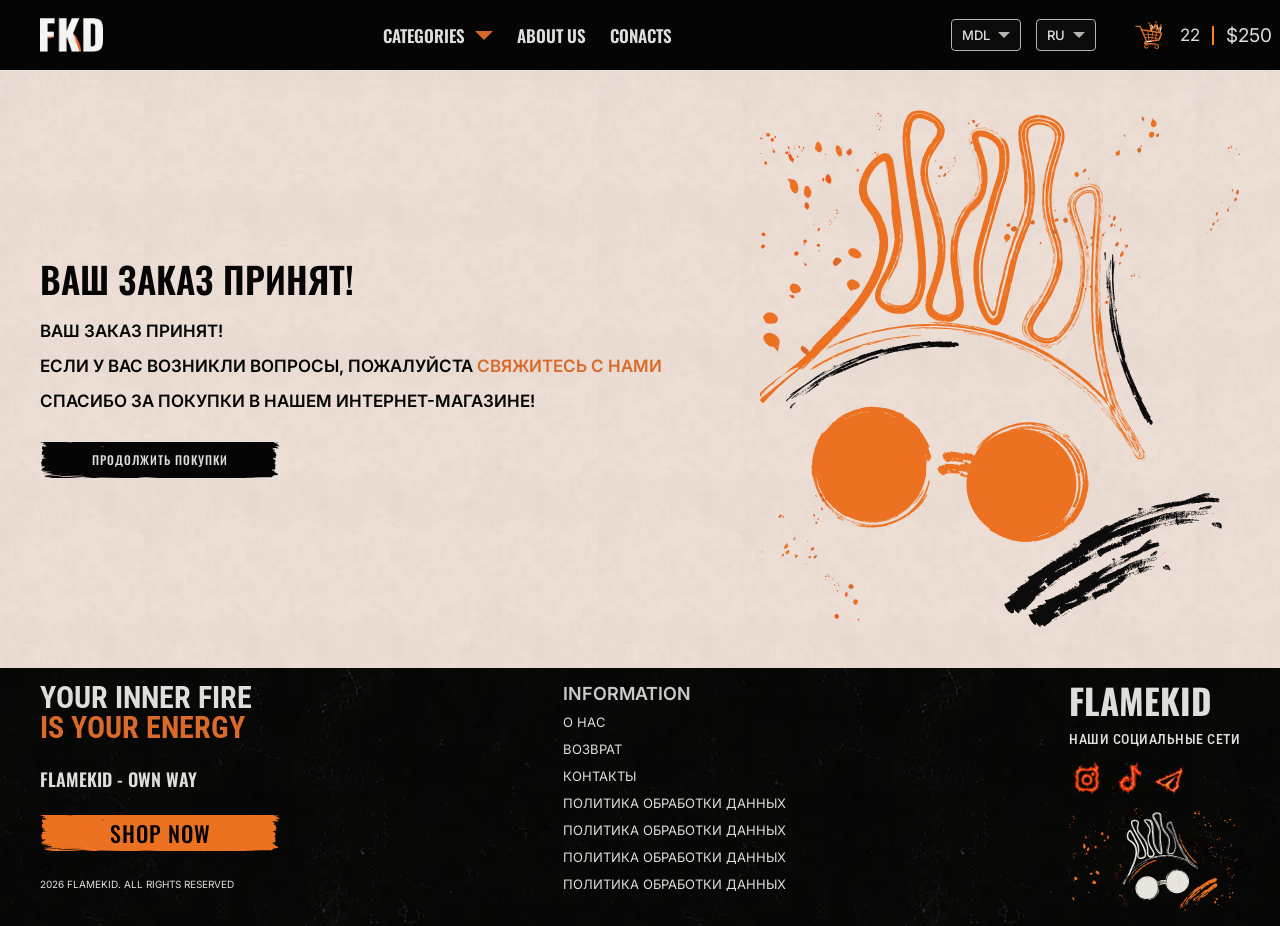
<file: success.html>
<!DOCTYPE html>
<html lang="ru">

<head>
	<title>ваш заказ принят</title>
	<meta charset="UTF-8">
	<meta name="format-detection" content="telephone=no">

	<style>
		.preloader {
			position: fixed;
			top: 0;
			left: 0;
			z-index: 500;
			display: flex;
			justify-content: center;
			align-items: center;
			width: 100vw;
			height: 100vh;
			background-color: #050505;
			overflow: hidden;
		}

		.preloader img {
			width: 128px;
			height: 128px;

			animation: preload-fkd 1s linear infinite;
		}


		@keyframes preload-fkd {
			0% {
				transform: scale(1);
			}

			50% {
				transform: scale(1.1);
			}

			100% {
				transform: scale(1);
			}
		}
	</style>


	<link rel="stylesheet" href="css/style.min.css?_v=20261029133945">
	<link rel="shortcut icon" href="favicon.ico">
	<!-- <meta name="robots" content="noindex, nofollow"> -->
	<meta name="viewport" content="width=device-width, initial-scale=1.0">
</head>
<div class="preloader">
	<img src="img/icons/preloader.svg" alt="preloader">
</div>

<body>
	<div class="wrapper">
		<header class="header header_black">
			<div class="header__container">
				<div class="header__row row-header">
					<a href="home.html" class="row-header__logo"><picture><source srcset="img/icons/logo-fkd.webp" type="image/webp"><img src="img/icons/logo-fkd.png" alt="logotype fkd"></picture></a>
					<div class="row-header__menu menu">
						<nav class="menu__body">
							<ul class="menu__list">
								<li class="menu__item menu__item_categories" data-da=".row-header, 767.98, 2">
									<a href="category.html" class="menu__link link-for-submenu">categories</a>
									<button class="menu__arrow arrow-button" aria-label="button orange arrow"></button>
									<nav class="menu__sub-menu">
										<ul class="menu__sub-list">
											<li data-da=".menu__list,767.98,0" class="menu__item menu__item_sub-item"><a href="#" class="menu__link">t-shirt</a></li>
											<li data-da=".menu__list,767.98,0" class="menu__item menu__item_sub-item"><a href="#" class="menu__link">caps</a></li>
											<li data-da=".menu__list,767.98,0" class="menu__item menu__item_sub-item"><a href="#" class="menu__link">shtani</a></li>
											<li data-da=".menu__list,767.98,0" class="menu__item menu__item_sub-item"><a href="#" class="menu__link">hudi</a></li>
										</ul>
									</nav>
								</li>
								<li class="menu__item"><a href="about.html" class="menu__link">about us</a></li>
								<li class="menu__item"><a href="contacts.html" class="menu__link">conacts</a></li>
							</ul>
						</nav>
					</div>
					<div class="row-header__info-block block-info-header" data-da=".menu__list, 479.98, 0 ">
						<div class="block-info-header__custom-select" data-da=".menu__list, 767.98, 9" translate="no">

							<select name="money" class="block-info-header__change-money">
								<option value="1" selected>mdl</option>
								<option value="2">usd</option>
								<option value="3">eur</option>
							</select>


							<select name="language" class="block-info-header__language">
								<option value="1" selected>ru</option>
								<option value="2">EN</option>
								<option value="3">RO</option>
							</select>
						</div>
						<a href="bag.html" class="block-info-header__bag bag" aria-label="shopping cart" translate="no">
							<span class="bag__quentity">22</span>
							<span class="bag__value-price">$250</span>
						</a>
					</div>
					<button type="button" class="row-header__menu-icon menu-text">
						<i></i>
						<div class="menu-text__txt">
							<span class="menu-text__label-close" translate="no">close</span>
							<span class="menu-text__label-open" translate="no">menu</span>
						</div>
					</button>
				</div>
			</div>
		</header>
		<main class="page page_bg">
			<section class="page__success success">
				<div class="success__container" id="common-success">
					<div class="success__row">
						<div class="success__info">
							<h1 class="success__title caption">Ваш заказ принят!</h1>
							<p>Ваш заказ принят!</p>
							<p>Если у Вас возникли вопросы, пожалуйста <a href="#" class="success__link-contacts">свяжитесь с нами</a></p>
							<p>Спасибо за покупки в нашем интернет-магазине!</p>
							<a href="#" class="success__link-continue-shop btn-bay">продолжить покупки</a>
						</div>
						<div class="success__decor-img">
							<div class="success__img-ibg">
								<img src="img/icons/fkd-footer-orange.svg" alt="maskot logo">
							</div>
						</div>
					</div>
				</div>
			</section>
		</main>
		<footer class="footer">
			<div class="footer__container">
				<div class="footer__row">
					<div class="footer__item-left left-item-footer">
						<p class="left-item-footer__big-txt">Your inner fire <span> is your energy</span></p>
						<p class="left-item-footer__small-txt">flamekid - own way</p>
						<a href="#" class="left-item-footer__link btn-bay btn-bay_orange">shop now</a>
						<p class="left-item-footer__copyright" data-da=".right-item, 767.98,4">2026 flamekid. all rights reserved</p>
					</div>

					<div class="footer__info-links links-info-footer">
						<div data-spollers="767.98,max" class="links-info-footer__spollers spollers">
							<div class="spollers__item">
								<button type="button" data-spoller class="spollers__title">information</button>
								<ul class="spollers__body">
									<li class="spollers__items"><a href="#" class="spollers__link">о нас</a></li>
									<li class="spollers__items"><a href="return.html" class="spollers__link">возврат</a></li>
									<li class="spollers__items"><a href="#" class="spollers__link">контакты</a></li>
									<li class="spollers__items"><a href="information.html" class="spollers__link">политика обработки данных</a></li>
									<li class="spollers__items"><a href="information.html" class="spollers__link">политика обработки данных</a></li>
									<li class="spollers__items"><a href="information.html" class="spollers__link">политика обработки данных</a></li>
									<li class="spollers__items"><a href="information.html" class="spollers__link">политика обработки данных</a></li>
								</ul>
							</div>
						</div>
					</div>

					<div class="footer__item-right right-item">
						<a href="home.html" class="right-item__logo">flamekid</a>
						<h3 class="right-item__soc-media-title">наши социальные сети</h3>
						<div class="right-item__social-media media-social">

							<a href="#" class="media-social__link-ibg">
								<picture><source srcset="img/icons/inst-01.webp" type="image/webp"><img src="img/icons/inst-01.png" alt="instagram icon"></picture>
							</a>

							<a href="#" class="media-social__link-ibg">
								<picture><source srcset="img/icons/tiktok-01.webp" type="image/webp"><img src="img/icons/tiktok-01.png" alt="tiktok icon"></picture>
							</a>

							<a href="#" class="media-social__link-ibg">
								<picture><source srcset="img/icons/tg-01.webp" type="image/webp"><img src="img/icons/tg-01.png" alt="telegram icon"></picture>
							</a>
						</div>
						<div class="right-item__img-ibg">
							<img src="img/icons/fkd-footer.svg" alt="mascot logo">
						</div>
					</div>
				</div>
			</div>
		</footer>
	</div>

	<div id="popup-add-bag" aria-hidden="true" class="popup">
		<div class="popup__wrapper">
			<div class="popup__content content-popup">
				<button data-close type="button" class="popup-close-btn" aria-label="close popup"></button>
				<div class="content-popup__decor"></div>
				<p class="content-popup__title">добавленно в корзину</p>
				<a href="bag.html" class="content-popup__btn-open-bag btn-bay ">пкрейти в корзину</a>
				<button data-close type="button" class="content-popup__btn-buy  btn-bay">продолжить покупки</button>
			</div>
		</div>
	</div>

	<div id="popup-add-review" aria-hidden="true" class="popup">
		<div class="popup__wrapper">
			<div class="popup__content content-popup">
				<button data-close type="button" class="popup-close-btn" aria-label="close popup"></button>
				<div class="content-popup__decor"></div>
				<p class="content-popup__title">отзыв отправлен на модерацию</p>
				<p class="content-popup__title">благодарим за обратную связь</p>
			</div>
		</div>
	</div>

	<div id="popup-send-message" aria-hidden="true" class="popup">
		<div class="popup__wrapper">
			<div class="popup__content content-popup">
				<button data-close type="button" class="popup-close-btn" aria-label="close popup"></button>
				<div class="content-popup__decor"></div>
				<p class="content-popup__title">сообщение отправлено</p>
				<p class="content-popup__title">благодарим за обратную связь</p>
			</div>
		</div>
	</div>


	<script src="js/app.min.js?_v=20261029133945"></script>
</body>

</html>
</file>
<file: css/style.min.css>
@import url(https://fonts.googleapis.com/css?family=Roboto+Condensed:300,regular,500,600,700,800&display=swap);@import url(https://fonts.googleapis.com/css?family=Oswald:500,600,700&display=swap);@import url(https://fonts.googleapis.com/css?family=Inter:regular,600,700&display=swap);[class*=_icon-]:before{font-family:icons;font-style:normal;font-weight:400;font-variant:normal;text-transform:none;line-height:1;-webkit-font-smoothing:antialiased;-moz-osx-font-smoothing:grayscale}[class*=_icon-]:before{display:block}*{padding:0;margin:0;border:0}*,:after,:before{-webkit-box-sizing:border-box;box-sizing:border-box}body,html{height:100%;min-width:320px}body{color:rgba(245,245,242,.9058823529);line-height:1;font-family:Inter;font-size:.9375rem;-ms-text-size-adjust:100%;-moz-text-size-adjust:100%;-webkit-text-size-adjust:100%;-webkit-font-smoothing:antialiased;-moz-osx-font-smoothing:grayscale}button,input,textarea{font-family:Inter;font-size:inherit}button{cursor:pointer;color:inherit;background-color:inherit}a{color:inherit}a:link,a:visited{text-decoration:none}a:hover{text-decoration:none}ul li{list-style:none}img{vertical-align:top}h1,h2,h3,h4,h5,h6{font-weight:inherit;font-size:inherit}.no-scrolling body{overflow:hidden;-ms-touch-action:none;touch-action:none}.loaded body .preloader{display:none}.lock body{overflow:hidden;-ms-touch-action:none;touch-action:none}.wrapper{min-height:100%;display:-webkit-box;display:-ms-flexbox;display:flex;-webkit-box-orient:vertical;-webkit-box-direction:normal;-ms-flex-direction:column;flex-direction:column;overflow:hidden}.wrapper>main{-webkit-box-flex:1;-ms-flex:1 1 auto;flex:1 1 auto}.wrapper>*{min-width:0}[class*=__container]{max-width:75rem;-webkit-box-sizing:content-box;box-sizing:content-box;margin:0 auto;padding:0 .9375rem}.select{position:relative}.select__body{position:relative}.select__title{color:rgba(245,245,242,.9058823529);text-align:left;font-size:.8125rem;font-weight:500;text-transform:uppercase;border:.09375rem solid #b8b5ae;border-radius:.25rem;background-color:#0b0b0b;cursor:pointer;width:100%}.select__value{display:-webkit-box;display:-ms-flexbox;display:flex;-webkit-box-align:center;-ms-flex-align:center;align-items:center;-webkit-box-pack:justify;-ms-flex-pack:justify;justify-content:space-between;-webkit-column-gap:.5rem;-moz-column-gap:.5rem;column-gap:.5rem;height:1.875rem;padding:0 .625rem}.select__value:after{content:"";-webkit-box-flex:0;-ms-flex:0 0 .625rem;flex:0 0 .625rem;-webkit-transition:all .3s ease 0s;transition:all .3s ease 0s;display:-webkit-box;display:-ms-flexbox;display:flex;-webkit-box-pack:center;-ms-flex-pack:center;justify-content:center;-webkit-box-align:center;-ms-flex-align:center;align-items:center;border-left:.375rem solid transparent;border-right:.375rem solid transparent;border-top:.375rem solid #b8b5ae}._select-open .select__value:after{-webkit-transform:rotate(-180deg);-ms-transform:rotate(-180deg);transform:rotate(-180deg);border-top:.375rem solid #d96a2b}.select__text{-webkit-box-flex:1;-ms-flex:1 1 auto;flex:1 1 auto}.select__input{width:100%;background-color:rgba(0,0,0,0);height:100%}.select__options{color:rgba(245,245,242,.9058823529);position:absolute;top:1.8125rem;border-radius:0 0 .25rem .25rem;min-width:100%;left:0;background-color:#0b0b0b;border-top:0;border:.09375rem solid #b8b5ae;border-top:0;padding:.25rem 0 .3125rem 0}.select__scroll{overflow-y:auto;overflow-x:hidden;max-height:200px}.select__option{width:100%;display:block;text-align:left;cursor:pointer;padding:.3125rem .625rem;color:inherit;font-size:.8125rem;font-weight:500;text-transform:uppercase}.select__option._select-selected{background-color:#eee}.select__row{display:-webkit-inline-box;display:-ms-inline-flexbox;display:inline-flex;-webkit-box-align:center;-ms-flex-align:center;align-items:center}.select._select-open{z-index:5}._select-tag{cursor:pointer}body::after{content:"";background-color:rgba(0,0,0,.7);position:fixed;width:100%;height:100%;top:0;left:0;opacity:0;-webkit-transition:opacity .4s ease 0s;transition:opacity .4s ease 0s;pointer-events:none;z-index:149}body.popup-show::after{opacity:1}.popup{position:fixed;top:0;left:0;bottom:0;right:0;padding:30px 10px;-webkit-transition:visibility .8s ease 0s;transition:visibility .8s ease 0s;visibility:hidden;pointer-events:none}.popup_show{z-index:150;visibility:visible;overflow:auto;pointer-events:auto}.popup_show .popup__content{visibility:visible;-webkit-transform:scale(1);-ms-transform:scale(1);transform:scale(1)}.popup__wrapper{display:-webkit-box;display:-ms-flexbox;display:flex;-webkit-box-align:center;-ms-flex-align:center;align-items:center;min-height:100%;width:100%;-webkit-box-pack:center;-ms-flex-pack:center;justify-content:center}.no-webp .popup__content{background:url(../img/background/big-bg.jpg) center/contain repeat}.popup__content{position:relative;visibility:hidden;-webkit-transform:scale(0);-ms-transform:scale(0);transform:scale(0);-webkit-transition:-webkit-transform .3s ease 0s;transition:-webkit-transform .3s ease 0s;transition:transform .3s ease 0s;transition:transform .3s ease 0s,-webkit-transform .3s ease 0s;background-color:#eee;padding:20px;width:100%;max-width:900px;border-radius:10px}.lock .popup__content{visibility:visible}.popup-close-btn{position:absolute;width:25px;height:25px;top:20px;right:20px}.popup-close-btn::after,.popup-close-btn::before{content:"";position:absolute;display:block;width:100%;height:3px;background-color:#050505;-webkit-transition:background-color .2s ease;transition:background-color .2s ease}.popup-close-btn::before{-webkit-transform:rotate(-45deg);-ms-transform:rotate(-45deg);transform:rotate(-45deg)}.popup-close-btn::after{-webkit-transform:rotate(45deg);-ms-transform:rotate(45deg);transform:rotate(45deg)}.content-popup{display:-webkit-box;display:-ms-flexbox;display:flex;-webkit-box-orient:vertical;-webkit-box-direction:normal;-ms-flex-direction:column;flex-direction:column;-webkit-box-align:center;-ms-flex-align:center;align-items:center;width:100%;max-width:400px}.content-popup__decor{position:relative;width:80px;height:80px;margin-bottom:18px;background:url(../img/icons/check-flame.svg) center/contain no-repeat}.content-popup__decor::before{content:"";position:absolute;top:55%;left:39%;width:25px;height:25px;-webkit-transform:scale(0);-ms-transform:scale(0);transform:scale(0);background:url(../img/icons/check-green.svg) 0 0 no-repeat}@-webkit-keyframes check-anim{0%{-webkit-transform:scale(0);transform:scale(0);opacity:0}60%{-webkit-transform:scale(1.15);transform:scale(1.15);opacity:1}100%{-webkit-transform:scale(1);transform:scale(1);opacity:1}}@keyframes check-anim{0%{-webkit-transform:scale(0);transform:scale(0);opacity:0}60%{-webkit-transform:scale(1.15);transform:scale(1.15);opacity:1}100%{-webkit-transform:scale(1);transform:scale(1);opacity:1}}.popup_show .content-popup__decor::before{-webkit-animation:check-anim .8s ease .5s forwards;animation:check-anim .8s ease .5s forwards}.content-popup__title{font-family:Oswald;font-size:26px;font-weight:600;color:#050505;text-transform:uppercase;line-height:1.3;text-align:center;margin-bottom:35px}.content-popup__btn-open-bag{width:50%;margin-bottom:18px}#popup-add-bag .content-popup__btn-buy{width:50%;background:url(../img/icons/hover-orange.svg) center/cover no-repeat;color:#050505}#modal-shipping .content-popup{-webkit-box-align:start;-ms-flex-align:start;align-items:flex-start;width:100%;max-width:700px;text-transform:uppercase}#modal-shipping .content-popup__title{font-size:1.125rem;margin-bottom:1rem}#modal-shipping .content-popup__subtitle{max-width:80%;color:#0b0b0b;font-size:.875rem;font-weight:500;line-height:1.3;margin-bottom:2rem}#modal-shipping .content-popup__btn-shiping{-ms-flex-item-align:end;align-self:flex-end}#modal-shipping .content-popup__btn-shiping{width:260px}#modal-shipping .content-popup p{font-family:Oswald;font-size:.875rem;font-weight:600;color:#050505;margin-bottom:.625rem}#modal-shipping .popup-close-btn{top:1.0625rem}.form-check{display:-webkit-box;display:-ms-flexbox;display:flex;-webkit-box-align:start;-ms-flex-align:start;align-items:flex-start;-webkit-column-gap:.625rem;-moz-column-gap:.625rem;column-gap:.625rem;margin-bottom:1.625rem}.form-check label{color:#0b0b0b;font-size:.875rem;font-weight:500;line-height:1.3}.form-check input{position:relative;-webkit-box-flex:0;-ms-flex:0 0 1.0625rem;flex:0 0 1.0625rem;height:1.0625rem;accent-color:#d96a2b}.tabs__navigation{display:-webkit-box;display:-ms-flexbox;display:flex}.tabs__title{font-size:1.125rem;text-transform:uppercase;font-family:Oswald;font-weight:600;padding:.625rem .9375rem;border-radius:.125rem}._tab-spoller .tabs__title{display:-webkit-box;display:-ms-flexbox;display:flex;-webkit-box-align:center;-ms-flex-align:center;align-items:center;-webkit-box-pack:justify;-ms-flex-pack:justify;justify-content:space-between;-webkit-column-gap:.625rem;-moz-column-gap:.625rem;column-gap:.625rem;font-size:1.0625rem;text-align:left;background-color:#0b0b0b;color:rgba(245,245,242,.9058823529);padding:.625rem;margin-bottom:.75rem}._tab-spoller .tabs__title::after{content:"";-webkit-box-flex:0;-ms-flex:0 0 .625rem;flex:0 0 .625rem;height:.625rem;border-left:.5rem solid transparent;border-right:.5rem solid transparent;border-top:.5rem solid #d96a2b;-webkit-transition:-webkit-transform .2s ease;transition:-webkit-transform .2s ease;transition:transform .2s ease;transition:transform .2s ease,-webkit-transform .2s ease}._tab-spoller .tabs__title._tab-active{color:rgba(245,245,242,.9058823529)}._tab-spoller .tabs__title._tab-active::after{-webkit-transform:rotate(-180deg);-ms-transform:rotate(-180deg);transform:rotate(-180deg)}.tabs__title._tab-active{background-color:#0b0b0b;color:#d96a2b}._tab-spoller .tabs__content{display:-webkit-box;display:-ms-flexbox;display:flex;-webkit-box-orient:vertical;-webkit-box-direction:normal;-ms-flex-direction:column;flex-direction:column}.tabs__body{padding:.9375rem;background-color:rgba(11,11,11,.0509803922)}[class*=-ibg]{position:relative}[class*=-ibg] img{position:absolute;width:100%;height:100%;top:0;left:0;-o-object-fit:cover;object-fit:cover}[class*=-ibg_contain] img{-o-object-fit:contain;object-fit:contain}.link-view-all{position:relative;min-height:2.0625rem;display:-webkit-inline-box;display:-ms-inline-flexbox;display:inline-flex;-webkit-box-align:center;-ms-flex-align:center;align-items:center;-webkit-box-pack:center;-ms-flex-pack:center;justify-content:center;-webkit-box-flex:0;-ms-flex:0 0 9.375rem;flex:0 0 9.375rem;padding:.5rem;font-family:"Roboto Condensed"}.link-view-all{font-weight:500;text-align:center;text-transform:uppercase;letter-spacing:.125rem;overflow:hidden;background:url(../img/icons/hover-black.svg) center/cover no-repeat;-webkit-transition:color .3s ease-in;transition:color .3s ease-in}.link-view-all::before{content:"";position:absolute;top:-1.5625rem;left:-4.375rem;width:1.875rem;height:6.25rem;opacity:.5;-webkit-transform:rotate(35deg);-ms-transform:rotate(35deg);transform:rotate(35deg);background-color:#d96a2b;-webkit-transition:left .6s cubic-bezier(.19,1,.22,1);transition:left .6s cubic-bezier(.19,1,.22,1)}.caption{font-family:Oswald}.caption{font-weight:600;text-transform:uppercase;color:#050505}.card-title{font-family:Oswald;font-size:1.625rem;font-weight:500;color:#050505;text-transform:uppercase}.row-top{display:-webkit-box;display:-ms-flexbox;display:flex;-webkit-box-align:start;-ms-flex-align:start;align-items:flex-start;-webkit-box-pack:justify;-ms-flex-pack:justify;justify-content:space-between;-webkit-column-gap:.9375rem;-moz-column-gap:.9375rem;column-gap:.9375rem}.card-ibg{padding-bottom:100%;border-radius:.25rem;overflow:hidden;text-align:center}.card-ibg img:not(._lazy-loaded){-webkit-filter:blur(5px);filter:blur(5px)}.card-ibg img{-webkit-filter:blur(0);filter:blur(0);-webkit-transition:-webkit-filter .4s ease-in-out;transition:-webkit-filter .4s ease-in-out;transition:filter .4s ease-in-out;transition:filter .4s ease-in-out,-webkit-filter .4s ease-in-out}.card-price{font-family:"Roboto Condensed"}.card-price{font-weight:700;color:#050505;text-transform:uppercase}.price{display:-webkit-box;display:-ms-flexbox;display:flex;-webkit-box-align:center;-ms-flex-align:center;align-items:center;-webkit-column-gap:1.5625rem;-moz-column-gap:1.5625rem;column-gap:1.5625rem;font-family:"Roboto Condensed";font-weight:700;text-transform:uppercase}.price__new{color:rgba(245,245,242,.9058823529)}.price__old{text-decoration:line-through;color:rgba(245,245,242,.6392156863)}.btn-bay{position:relative;display:-webkit-box;display:-ms-flexbox;display:flex;-webkit-box-align:center;-ms-flex-align:center;align-items:center;-webkit-box-pack:center;-ms-flex-pack:center;justify-content:center;min-height:2.25rem;padding:.3125rem;font-family:Oswald;font-size:.75rem;font-weight:500;text-transform:uppercase;letter-spacing:.0625rem;text-align:center;overflow:hidden;background:url(../img/icons/hover-black.svg) center/cover no-repeat;-webkit-transition:color .3s ease,-webkit-transform .1s ease;transition:color .3s ease,-webkit-transform .1s ease;transition:color .3s ease,transform .1s ease;transition:color .3s ease,transform .1s ease,-webkit-transform .1s ease}.btn-bay::before{content:"";position:absolute;top:-4.6875rem;left:-4.6875rem;width:3.125rem;height:9.6875rem;opacity:.5;-webkit-transform:rotate(35deg);-ms-transform:rotate(35deg);transform:rotate(35deg);background-color:#d96a2b;-webkit-transition:left .3s cubic-bezier(.19,1,.22,1);transition:left .3s cubic-bezier(.19,1,.22,1)}.btn-bay:active{-webkit-transform:scale(1.01);-ms-transform:scale(1.01);transform:scale(1.01)}.btn-bay_orange{color:#050505;background:url(../img/icons/hover-orange.svg) center/cover no-repeat}.product-card{position:relative;border-radius:.25rem}.no-webp .product-card__body{background:url(../img/background/bg-card2.jpg) 0 0/contain repeat}.product-card__body{position:relative;display:-webkit-box;display:-ms-flexbox;display:flex;-webkit-box-orient:vertical;-webkit-box-direction:normal;-ms-flex-direction:column;flex-direction:column;height:100%;padding-bottom:.625rem}.product-card__body::before{content:"";position:absolute;top:0;left:0;width:100%;height:100%}.product-card__img-link{margin-bottom:.25rem}.info-product{z-index:20;-webkit-box-flex:1;-ms-flex:1 1 auto;flex:1 1 auto;display:-webkit-box;display:-ms-flexbox;display:flex;-webkit-box-orient:vertical;-webkit-box-direction:normal;-ms-flex-direction:column;flex-direction:column;padding-top:0;padding-bottom:0}.info-product__top-row{display:-webkit-box;display:-ms-flexbox;display:flex;-webkit-box-pack:justify;-ms-flex-pack:justify;justify-content:space-between;-webkit-box-align:center;-ms-flex-align:center;align-items:center;-ms-flex-wrap:wrap;flex-wrap:wrap;gap:.75rem;margin-bottom:.75rem}.info-product__title{-webkit-box-flex:1;-ms-flex:1 1 45%;flex:1 1 45%}.info-product__sub-title{-webkit-box-flex:1;-ms-flex:1 1 auto;flex:1 1 auto;font-size:.8125rem;font-weight:600;line-height:1.2;color:#0b0b0b;text-transform:uppercase;margin-bottom:.75rem}.info-product__bottom .info-product__rating{margin-bottom:1rem}.row-price{display:-webkit-box;display:-ms-flexbox;display:flex;-webkit-box-align:center;-ms-flex-align:center;align-items:center;-webkit-column-gap:.625rem;-moz-column-gap:.625rem;column-gap:.625rem}.row-price__old{color:#050505;text-decoration:line-through;font-weight:600}.show-rating{display:-webkit-box;display:-ms-flexbox;display:flex;-webkit-box-align:end;-ms-flex-align:end;align-items:end;-webkit-column-gap:.5rem;-moz-column-gap:.5rem;column-gap:.5rem}.show-rating__items{display:-webkit-box;display:-ms-flexbox;display:flex;-webkit-box-align:center;-ms-flex-align:center;align-items:center;-webkit-column-gap:.0625rem;-moz-column-gap:.0625rem;column-gap:.0625rem}.show-rating__item-fire{position:relative;-webkit-box-flex:0;-ms-flex-positive:0;flex-grow:0;-ms-flex-negative:0;flex-shrink:0}.show-rating__item-fire::before{content:"";position:absolute;top:0;left:0;width:100%;height:100%;background:url(../img/icons/flame.svg) center no-repeat}.show-rating__item-fire_empty::before{content:"";position:absolute;top:0;left:0;width:100%;height:100%;background:url(../img/icons/flame-empty.svg) center no-repeat}.show-rating__quentity{color:#0b0b0b}.show-rating__quentity_white{color:rgba(245,245,242,.9058823529)}.btn-swiper-arrow{position:relative;width:1.375rem;height:1.375rem}.btn-swiper-arrow::before{content:"";position:absolute;top:0;left:0;width:100%;height:100%;-webkit-transition:-webkit-transform .1s ease;transition:-webkit-transform .1s ease;transition:transform .1s ease;transition:transform .1s ease,-webkit-transform .1s ease;cursor:pointer}.btn-swiper-arrow:active::before{-webkit-transform:scale(.8);-ms-transform:scale(.8);transform:scale(.8)}.control-swiper{display:-webkit-box;display:-ms-flexbox;display:flex;-webkit-box-align:center;-ms-flex-align:center;align-items:center;-webkit-box-pack:center;-ms-flex-pack:center;justify-content:center;gap:50px}.control-swiper__btn-prev::before{background:url(../img/icons/btn-prev.svg) center no-repeat}.control-swiper__btn-next::before{background:url(../img/icons/btn-next.svg) center no-repeat}.control-swiper__pagination{display:-webkit-box;display:-ms-flexbox;display:flex;-webkit-box-align:center;-ms-flex-align:center;align-items:center;gap:.3125rem}.swiper-pagination-bullet{position:relative;-webkit-box-flex:0;-ms-flex:0 0 .625rem;flex:0 0 .625rem;height:.625rem}.swiper-pagination-bullet::before{content:"";position:absolute;top:0;left:0;width:100%;height:100%;opacity:.5;background:url(../img/icons/bullet.svg) center no-repeat;-webkit-transition:opacity .2s ease;transition:opacity .2s ease;cursor:pointer}.swiper-pagination-bullet-active::before{opacity:1}.btn-grey-arrow{position:absolute;width:2.1875rem;height:2.1875rem;cursor:pointer}.btn-grey-arrow_next{top:50%;right:0;-webkit-transform:translateY(-50%);-ms-transform:translateY(-50%);transform:translateY(-50%);background:url(../img/icons/btn-next.-grey.svg) center no-repeat}.btn-grey-arrow_prev{top:50%;left:0;-webkit-transform:translateY(-50%);-ms-transform:translateY(-50%);transform:translateY(-50%);background:url(../img/icons/btn-prev-grey.svg) center no-repeat}.btn-grey-arrow.swiper-button-disabled{opacity:.5}.breadcrumbs__list{display:-webkit-box;display:-ms-flexbox;display:flex;-webkit-box-align:center;-ms-flex-align:center;align-items:center;font-family:"Roboto Condensed"}.breadcrumbs__list{font-weight:600;text-transform:uppercase}.breadcrumbs__list_black-color{color:#050505}.breadcrumbs__list_white-color{color:rgba(245,245,242,.9058823529)}.breadcrumbs__list>:not(:last-child)::after{content:"/";font-weight:600;margin:0 .375rem}.breadcrumbs__item{display:-webkit-box;display:-ms-flexbox;display:flex;-webkit-box-align:center;-ms-flex-align:center;align-items:center}.breadcrumbs__link{position:relative;display:inline-block;overflow:hidden}.breadcrumbs__link_black{color:#050505}.breadcrumbs__link_active{color:#d96a2b;font-weight:500}.breadcrumbs__link::before{content:"";position:absolute;bottom:0;left:-100%;width:100%;height:.09375rem;background-color:#ff8111;-webkit-transition:left .2s ease;transition:left .2s ease}.choose-size{position:relative;-webkit-box-flex:0;-ms-flex:0 0 2.8125rem;flex:0 0 2.8125rem;height:1.75rem;line-height:normal}.choose-size._no-size::before{content:"";position:absolute;top:50%;left:0;width:100%;height:.125rem;background-color:rgba(210,21,21,.9843137255);-webkit-transform:translateY(-50%) rotate(-45deg);-ms-transform:translateY(-50%) rotate(-45deg);transform:translateY(-50%) rotate(-45deg)}.choose-size._form-focus .info-size__label{border-color:#d96a2b}.choose-size__input{position:absolute;top:50%;left:50%;-webkit-transform:translate(-50%,-50%);-ms-transform:translate(-50%,-50%);transform:translate(-50%,-50%);opacity:0}.choose-size__input:checked+.choose-size__label{border-color:#d96a2b;color:#d96a2b}.choose-size__label{position:absolute;top:0;left:0;width:100%;height:100%;display:-webkit-box;display:-ms-flexbox;display:flex;-webkit-box-align:center;-ms-flex-align:center;align-items:center;-webkit-box-pack:center;-ms-flex-pack:center;justify-content:center;border:.125rem solid rgba(232,229,222,.6392156863);border-radius:.125rem;-webkit-transition:all .2s ease;transition:all .2s ease;font-weight:600}.banner-promo{position:relative;width:100%;margin-top:3.75rem}.banner-promo__img-ibg{display:block;width:100%;padding-bottom:190%}.title-label{font-family:"Roboto Condensed";font-size:.875rem;font-weight:600;text-transform:uppercase;color:#050505;margin-bottom:.625rem}.title-label_big{margin-bottom:1rem}.title-label span{color:rgba(210,21,21,.984)}.form-fkd__wrapper-input{position:relative;margin-bottom:1.25rem}.form-fkd__input{width:100%;min-height:2.75rem;padding:.3125rem .625rem;outline:0;border-radius:.25rem;border:.125rem solid #050505;background-color:rgba(0,0,0,0)}.form-fkd__input_textarea{min-height:7.5rem;resize:none}.form-fkd__input._form-error{border:.125rem solid rgba(210,21,21,.984);-webkit-box-shadow:0 80px 80px -20px rgba(255,90,48,.08),0 30px 24px -10px rgba(255,90,48,.05),0 12px 10px -6px rgba(255,90,48,.04),0 4px 4px -4px rgba(30,33,44,.03);box-shadow:0 80px 80px -20px rgba(255,90,48,.08),0 30px 24px -10px rgba(255,90,48,.05),0 12px 10px -6px rgba(255,90,48,.04),0 4px 4px -4px rgba(30,33,44,.03)}.form-fkd__input._form-focus{outline:0;border:.125rem solid #d96a2b}.form-fkd__btn{width:15rem;min-height:2.8125rem}.group-radio>:not(:last-child){margin-bottom:.625rem}.group-radio__item{display:-webkit-box;display:-ms-flexbox;display:flex;-webkit-box-align:center;-ms-flex-align:center;align-items:center;-webkit-column-gap:.625rem;-moz-column-gap:.625rem;column-gap:.625rem}.group-radio__item_use{margin-bottom:.625rem}.group-radio__input{width:1.125rem;height:1.125rem;accent-color:#d96a2b}.group-radio__label{margin-bottom:0}.form__error{position:absolute;left:0;bottom:-.875rem;font-size:.6875rem;color:rgba(210,21,21,.984)}.right-block{-webkit-box-flex:0;-ms-flex:0 0 35%;flex:0 0 35%}.right-block__img-ibg{width:100%;padding-bottom:108%}.promo-label{position:absolute;top:.9375rem;left:1.25rem;width:3.4375rem;min-height:1.625rem;display:none;-webkit-box-align:center;-ms-flex-align:center;align-items:center;-webkit-box-pack:center;-ms-flex-pack:center;justify-content:center;padding:.3125rem;text-align:center;border-radius:.25rem;background-color:#20c120;opacity:.9}.promo-label__txt{font-family:Oswald;line-height:1;letter-spacing:1.1px;color:#f5f5f2}._promo-active .promo-label{display:block}.header{position:absolute;top:0;left:0;width:100%;z-index:100}.header_black{background-color:#050505;position:static}.row-header{display:-webkit-box;display:-ms-flexbox;display:flex;-webkit-box-align:center;-ms-flex-align:center;align-items:center}.row-header{padding:.6875rem 0}.row-header__logo{position:relative;z-index:15;-webkit-box-flex:0;-ms-flex:0 0 3.75rem;flex:0 0 3.75rem;height:2.125rem}.row-header__logo img{min-width:100%;height:100%}.menu{-webkit-box-flex:1;-ms-flex:1 1 auto;flex:1 1 auto;display:-webkit-box;display:-ms-flexbox;display:flex;-webkit-box-align:center;-ms-flex-align:center;align-items:center;-webkit-box-pack:center;-ms-flex-pack:center;justify-content:center}.menu__list{display:-webkit-box;display:-ms-flexbox;display:flex;-ms-flex-wrap:wrap;flex-wrap:wrap;-webkit-box-pack:center;-ms-flex-pack:center;justify-content:center}.menu__item{position:relative;z-index:5;padding:0 .75rem;min-height:1.75rem;display:-webkit-box;display:-ms-flexbox;display:flex;-webkit-box-align:center;-ms-flex-align:center;align-items:center;-webkit-box-pack:center;-ms-flex-pack:center;justify-content:center;font-family:Oswald}.menu__item{font-weight:600;text-transform:uppercase}.menu__item::before{content:"";position:absolute;z-index:-1;top:0;left:0;width:100%;height:100%;-webkit-transform:scale3d(0,1,1);transform:scale3d(0,1,1);-webkit-transform-origin:center left;-ms-transform-origin:center left;transform-origin:center left;background:url(../img/icons/hover-orange.svg) center/cover no-repeat;-webkit-transition:-webkit-transform .2s ease-in;transition:-webkit-transform .2s ease-in;transition:transform .2s ease-in;transition:transform .2s ease-in,-webkit-transform .2s ease-in}.menu__item_sub-item{-webkit-box-pack:start;-ms-flex-pack:start;justify-content:flex-start;background-color:#050505;-webkit-transition:color .2s ease;transition:color .2s ease;padding-top:.625rem;padding-bottom:.625rem}.menu__link{-ms-flex-preferred-size:100%;flex-basis:100%}.menu__sub-menu{position:absolute;top:1.375rem;left:0;z-index:1;min-width:9.375rem;visibility:hidden;opacity:0;padding-top:.9375rem;-webkit-transition:opacity .5s ease;transition:opacity .5s ease}.menu__sub-menu._sub-menu-open{visibility:visible;opacity:1}.block-info-header{position:relative;z-index:5;display:-webkit-box;display:-ms-flexbox;display:flex;-webkit-box-align:center;-ms-flex-align:center;align-items:center;-webkit-box-pack:center;-ms-flex-pack:center;justify-content:center}.block-info-header__custom-select{display:-webkit-box;display:-ms-flexbox;display:flex;-webkit-box-align:center;-ms-flex-align:center;align-items:center;-webkit-column-gap:.9375rem;-moz-column-gap:.9375rem;column-gap:.9375rem}.bag{display:-webkit-box;display:-ms-flexbox;display:flex;-webkit-box-align:center;-ms-flex-align:center;align-items:center;-webkit-column-gap:.75rem;-moz-column-gap:.75rem;column-gap:.75rem;padding:.1875rem .5rem;background:url(../img/icons/hover-black.svg) center/cover no-repeat}.no-webp .bag::before{background:url(../img/icons/cart.png) center/contain no-repeat}.bag::before{content:"";-webkit-box-flex:0;-ms-flex:0 0 2.5rem;flex:0 0 2.5rem;height:1.875rem;-webkit-transition:-webkit-transform .1s ease-in;transition:-webkit-transform .1s ease-in;transition:transform .1s ease-in;transition:transform .1s ease-in,-webkit-transform .1s ease-in}.bag__quentity{font-size:1.0625rem}.bag__value-price{display:-webkit-box;display:-ms-flexbox;display:flex;-webkit-column-gap:.75rem;-moz-column-gap:.75rem;column-gap:.75rem;font-size:1.1875rem}.bag__value-price::before{content:"";width:.125rem;background-color:#ff8111}.header .menu__item_categories{-webkit-column-gap:.625rem;-moz-column-gap:.625rem;column-gap:.625rem}.arrow-button{display:none;border-left:.5625rem solid transparent;border-right:.5625rem solid transparent;border-top:.5625rem solid #d96a2b;-webkit-transition:all .3s ease;transition:all .3s ease;-webkit-transition:-webkit-transform .2s ease;transition:-webkit-transform .2s ease;transition:transform .2s ease;transition:transform .2s ease,-webkit-transform .2s ease}.arrow-button._btn-visible{display:block}.arrow-button._btn-rotate{-webkit-transform:rotate(-180deg);-ms-transform:rotate(-180deg);transform:rotate(-180deg)}.arrow-button:focus{outline:0}.menu-text{display:none}.no-webp .footer{background:url(../img/background/bg-abour-product.jpg) center repeat}.footer{padding:.9375rem 0}.footer__row{display:-webkit-box;display:-ms-flexbox;display:flex;-webkit-box-pack:justify;-ms-flex-pack:justify;justify-content:space-between;-webkit-column-gap:.9375rem;-moz-column-gap:.9375rem;column-gap:.9375rem}.links-info-footer{-webkit-box-flex:1;-ms-flex:1 1 auto;flex:1 1 auto;display:-webkit-box;display:-ms-flexbox;display:flex;-webkit-box-pack:center;-ms-flex-pack:center;justify-content:center}.left-item-footer{-webkit-box-flex:0;-ms-flex:0 0 20%;flex:0 0 20%;-ms-flex-item-align:start;align-self:flex-start;display:-webkit-box;display:-ms-flexbox;display:flex;-webkit-box-orient:vertical;-webkit-box-direction:normal;-ms-flex-direction:column;flex-direction:column;row-gap:1.6875rem}.left-item-footer__big-txt{font-family:"Roboto Condensed"}.left-item-footer__big-txt{font-weight:700;text-transform:uppercase}.left-item-footer__big-txt span{color:#d96a2b}.left-item-footer__small-txt{font-family:Oswald}.left-item-footer__small-txt{font-weight:600;text-transform:uppercase}.left-item-footer__link{width:100%}.left-item-footer__copyright{font-size:.625rem;text-transform:uppercase;line-height:1.3}.right-item{display:-webkit-box;display:-ms-flexbox;display:flex;-webkit-box-orient:vertical;-webkit-box-direction:normal;-ms-flex-direction:column;flex-direction:column;-ms-flex-item-align:start;align-self:flex-start;row-gap:.875rem}.right-item__logo{font-family:Oswald}.right-item__logo{font-weight:700;text-transform:uppercase;display:inline-block}.right-item__soc-media-title{font-family:"Roboto Condensed";font-size:.875rem;font-weight:500;text-transform:uppercase;letter-spacing:.5px}.right-item__spollers{font-family:"Roboto Condensed";font-weight:600;text-transform:uppercase}.right-item__img-ibg{width:100%;padding-bottom:60%}.media-social{display:-webkit-box;display:-ms-flexbox;display:flex;-webkit-box-align:end;-ms-flex-align:end;align-items:flex-end;-ms-flex-wrap:wrap;flex-wrap:wrap;-webkit-column-gap:.5rem;-moz-column-gap:.5rem;column-gap:.5rem;row-gap:.75rem}.media-social__link-ibg{-webkit-box-flex:0;-ms-flex:0 0 2.125rem;flex:0 0 2.125rem;padding-bottom:2.125rem;-webkit-transition:-webkit-transform .2s ease-in;transition:-webkit-transform .2s ease-in;transition:transform .2s ease-in;transition:transform .2s ease-in,-webkit-transform .2s ease-in}.spollers__title{font-size:1.125rem;font-weight:600;text-transform:uppercase;color:#cccbca;margin-bottom:.625rem}.links-info-footer .spollers__body>:not(:last-child){margin-bottom:.75rem}.spollers__link{text-transform:uppercase;-webkit-transition:color .2s ease;transition:color .2s ease;font-size:.8125rem}.spollers__link:hover{color:#ff8111}.page__hero{padding-bottom:.625rem}.no-webp .page__product-new{background:url(../img/background/big-bg.jpg) 0 0/contain repeat}.no-webp .hero-page{background:url(../img/banner-home/bgcfkd4.jpg) center/cover no-repeat}.hero-page{position:relative}.hero-page::before{content:"";position:absolute;top:0;left:0;z-index:2;width:100%;height:100%;background-color:rgba(91,149,91,.12)}.hero-page__img-man-ibg{position:absolute;bottom:0}.content-hero>:last-child{margin-bottom:0}.content-hero__logo-ibg{width:81.244%;padding-bottom:14%}.content-hero__title{position:absolute;width:1px;height:1px;margin:-1px;padding:0;overflow:hidden;clip:rect(0 0 0 0);border:0}.content-hero__bottom-row{position:relative;z-index:3;display:-webkit-box;display:-ms-flexbox;display:flex;-webkit-box-pack:justify;-ms-flex-pack:justify;justify-content:space-between;-webkit-box-align:center;-ms-flex-align:center;align-items:center;-webkit-column-gap:.875rem;-moz-column-gap:.875rem;column-gap:.875rem}.content-hero__crambs{font-family:"Roboto Condensed";font-weight:500}.content-hero__crambs{text-transform:uppercase;letter-spacing:.125rem}.content-hero p{font-weight:600;line-height:1.2;text-transform:uppercase;max-width:38%}.brush-text__svg{display:block;width:100%}.brush-text__title{letter-spacing:1px;fill:#fff}.brush-mask__stroke{stroke-dasharray:1000;stroke-dashoffset:1000;-webkit-animation:brush-loop 33s linear infinite;animation:brush-loop 33s linear infinite}@-webkit-keyframes brush-loop{0%{stroke-dashoffset:1000}12.121%{stroke-dashoffset:0}57.576%{stroke-dashoffset:0}69.697%{stroke-dashoffset:1000}100%{stroke-dashoffset:1000}}@keyframes brush-loop{0%{stroke-dashoffset:1000}12.121%{stroke-dashoffset:0}57.576%{stroke-dashoffset:0}69.697%{stroke-dashoffset:1000}100%{stroke-dashoffset:1000}}.no-webp .featured{background:url(../img/background/big-bg.jpg) 0 0/contain repeat}.featured__products{display:-webkit-box;display:-ms-flexbox;display:flex;-ms-flex-wrap:wrap;flex-wrap:wrap;row-gap:1.25rem;margin:0 -.625rem}.featured__product{-ms-flex-preferred-size:25%;flex-basis:25%;padding:0 .625rem}.no-webp .our-advantages{background:url(../img/background/bg-abour-product.jpg) 0 0 repeat}.our-advantages__row{display:-webkit-box;display:-ms-flexbox;display:flex;-webkit-box-pack:justify;-ms-flex-pack:justify;justify-content:space-between;-webkit-column-gap:.3125rem;-moz-column-gap:.3125rem;column-gap:.3125rem;row-gap:.8125rem}.our-advantages__item{position:relative;-ms-flex-preferred-size:30%;flex-basis:30%;display:-webkit-box;display:-ms-flexbox;display:flex;-webkit-column-gap:.8125rem;-moz-column-gap:.8125rem;column-gap:.8125rem}.our-advantages__decor{-webkit-box-flex:0;-ms-flex:0 0 .125rem;flex:0 0 .125rem;background-color:rgba(245,245,242,.9058823529)}.our-advantages__img{-webkit-box-flex:0;-ms-flex:0 0 17%;flex:0 0 17%;-ms-flex-item-align:start;align-self:flex-start}.our-advantages__img img{width:100%;max-width:4.8125rem}.our-advantages__body-info{text-transform:uppercase;line-height:1.4}.our-advantages__title{font-family:Oswald}.our-advantages__title{font-weight:400;color:#e8e5de}.no-webp .block-about-product{background:url(../img/background/big-bg.jpg) 0 0/contain repeat}.block-about-product__row{display:-webkit-box;display:-ms-flexbox;display:flex}.block-about-product__item-img-ibg{-webkit-box-flex:1;-ms-flex:1 0 50%;flex:1 0 50%;padding-bottom:32.9268%}.info-about-product{display:-webkit-box;display:-ms-flexbox;display:flex;-webkit-box-align:center;-ms-flex-align:center;align-items:center;-webkit-box-pack:center;-ms-flex-pack:center;justify-content:center;padding:.9375rem 0;background:url(../img/icons/animline3.gif) center/cover no-repeat}.info-about-product__body{max-width:70%}.info-about-product p{color:#0b0b0b;line-height:1.2}.info-about-product p{font-weight:500;text-transform:lowercase}.icons-row{display:-webkit-box;display:-ms-flexbox;display:flex;-webkit-box-align:center;-ms-flex-align:center;align-items:center;-ms-flex-wrap:wrap;flex-wrap:wrap;-webkit-column-gap:.3125rem;-moz-column-gap:.3125rem;column-gap:.3125rem}.icons-row__item{position:relative;-webkit-box-flex:0;-ms-flex:0 0 22%;flex:0 0 22%;padding-bottom:22%}.icons-row__item::before{content:"";position:absolute;top:0;left:0;width:100%;height:100%}.icons-row__item:nth-child(1)::before{background:url(../img/icons/painter-brush.svg) center/contain no-repeat}.icons-row__item:nth-child(3)::before{background:url(../img/icons/airbrushsvg.svg) center/contain no-repeat}.icons-row__item:nth-child(5)::before{background:url(../img/icons/tishirt.svg) center/contain no-repeat}.icons-row__decor{-webkit-box-flex:0;-ms-flex:0 0 12%;flex:0 0 12%;height:1.25rem;background:url(../img/icons/decor-brush-line.svg) center/cover no-repeat}.no-webp .slide-card__body{background:url(../img/background/bg-card2.jpg) 0 0/cover no-repeat}.slide-card__body{display:-webkit-box;display:-ms-flexbox;display:flex;-webkit-box-align:center;-ms-flex-align:center;align-items:center;-webkit-box-pack:justify;-ms-flex-pack:justify;justify-content:space-between;-webkit-column-gap:.625rem;-moz-column-gap:.625rem;column-gap:.625rem}.slide-card__img{width:55%;padding-bottom:55%}.slide-card__info{-webkit-box-flex:1;-ms-flex:1 1 auto;flex:1 1 auto;padding:.625rem .625rem .625rem 0}.slide-card__title{margin-bottom:.75rem}.slide-card__price{margin-bottom:1rem}.slide-card__bay-btn{width:100%}.page__breadcrumbs-product{padding:.9375rem 0 1.5rem 0;background-color:#0b0b0b}.page__product-order{padding-top:.625rem;padding-bottom:2.5rem}.no-webp .page__like-may{background:url(../img/background/big-bg.jpg) 0 0/contain repeat}.order-product{background-color:#0b0b0b}.left-item-photo{-webkit-box-flex:0;-ms-flex:0 0 45%;flex:0 0 45%;min-width:0}.left-item-photo__slider{position:relative}.big-photo-product{margin-bottom:.625rem}.big-photo-product__img-ibg{width:100%;padding-bottom:73%}.thumb-photo__swiper .swiper-slide-thumb-active{border:.125rem solid rgba(232,229,222,.6392156863)}.thumb-photo__img-ibg{padding-bottom:80%}.info-product-order{text-transform:uppercase;opacity:.8}.info-product-order__title{font-family:Oswald;font-weight:600;font-size:1.875rem;margin-bottom:1rem}.info-product-order__rating{margin-bottom:.875rem}.info-product-order__price{margin-bottom:.75rem}.info-product-order__description{max-width:75%;font-size:.875rem;line-height:1.3;margin-bottom:.875rem}.info-product-order__size{margin-bottom:1.25rem}.info-product-order__btns{display:-webkit-box;display:-ms-flexbox;display:flex}.info-product-order__btns{margin-bottom:1rem}.info-product-order__btn-add-bag{-webkit-box-flex:0;-ms-flex:0 1 40%;flex:0 1 40%;font-size:.9375rem}.info-product-order__icons-row{padding-top:.75rem}.info-size__top-row{margin-bottom:.75rem}.info-size__choose{display:-webkit-box;display:-ms-flexbox;display:flex;-webkit-box-align:center;-ms-flex-align:center;align-items:center;-ms-flex-wrap:wrap;flex-wrap:wrap;gap:.9375rem}.row-info-product{display:-webkit-box;display:-ms-flexbox;display:flex;-webkit-box-align:center;-ms-flex-align:center;align-items:center;-webkit-box-pack:justify;-ms-flex-pack:justify;justify-content:space-between;-webkit-column-gap:.625rem;-moz-column-gap:.625rem;column-gap:.625rem}.row-info-product__title{font-size:1.125rem}.row-info-product__guide{-webkit-transition:color .2s ease;transition:color .2s ease}.quantity-btn{display:-webkit-box;display:-ms-flexbox;display:flex;-webkit-box-align:center;-ms-flex-align:center;align-items:center}.quantity-btn__minus{width:2.4375rem;height:2.3125rem;background-color:#d96a2b;border-top-left-radius:.1875rem;border-bottom-left-radius:.1875rem;font-size:1.25rem;-webkit-transition:color .2s ease;transition:color .2s ease}.quantity-btn__minus._btn-disable{opacity:.5;cursor:not-allowed}.quantity-btn__minus:active{font-size:1.375rem}.quantity-btn__input{width:3.125rem;height:2.3125rem;padding:.375rem .75rem;outline:0;font-size:1rem;text-align:center;font-weight:600}.quantity-btn__plus{background-color:#d96a2b;width:2.4375rem;height:2.3125rem;border-top-right-radius:.1875rem;border-bottom-right-radius:.1875rem;font-size:1.25rem;-webkit-transition:color .2s ease;transition:color .2s ease}.quantity-btn__plus:active{font-size:1.375rem}.row-icons-product{display:-webkit-box;display:-ms-flexbox;display:flex;-webkit-box-align:center;-ms-flex-align:center;align-items:center;position:relative;-webkit-box-pack:justify;-ms-flex-pack:justify;justify-content:space-between;-webkit-column-gap:.625rem;-moz-column-gap:.625rem;column-gap:.625rem}.row-icons-product::before{content:"";position:absolute;top:0;left:0;width:100%;height:.09375rem;background-color:rgba(232,229,222,.6392156863)}.row-icons-product__card{-webkit-box-flex:0;-ms-flex:0 0 25%;flex:0 0 25%;display:-webkit-box;display:-ms-flexbox;display:flex;-webkit-box-orient:vertical;-webkit-box-direction:normal;-ms-flex-direction:column;flex-direction:column;-webkit-box-align:center;-ms-flex-align:center;align-items:center;row-gap:.625rem;text-align:center;line-height:1.3}.row-icons-product__icon-diverly{width:2.8125rem;height:2.8125rem;background:url(../img/icons/car-01.svg) 0 0 no-repeat}.row-icons-product__txt{font-size:.625rem}.row-icons-product__icon-shiping{width:2.5rem;height:2.5rem;background:url(../img/icons/shar-orange.svg) 0 0 no-repeat}.row-icons-product__icon-secure{width:2.5rem;height:2.5rem;background:url(../img/icons/secure-01.svg) 0 0 no-repeat}.aditional-info{font-size:.75rem;margin-bottom:1rem}.aditional-info>:not(:last-child){margin-bottom:.5rem}.aditional-info__drop{display:inline-block;-webkit-transition:color .2s ease;transition:color .2s ease}.aditional-info__item{display:-webkit-box;display:-ms-flexbox;display:flex;-webkit-box-align:center;-ms-flex-align:center;align-items:center;-webkit-column-gap:.625rem;-moz-column-gap:.625rem;column-gap:.625rem}.aditional-info__value_stock{color:#20c120}.aditional-info__value_limit{font-size:.9375rem;font-weight:600;color:#ff8111}.no-webp .details-product{background:url(../img/background/big-bg.jpg) 0 0/contain repeat}.details-product{text-transform:uppercase;color:#050505}.row-review{display:-webkit-box;display:-ms-flexbox;display:flex;-webkit-box-align:start;-ms-flex-align:start;align-items:flex-start;-webkit-box-pack:justify;-ms-flex-pack:justify;justify-content:space-between;-ms-flex-wrap:wrap;flex-wrap:wrap;row-gap:1.25rem}.row-review__form{-webkit-box-flex:1;-ms-flex:1 1 auto;flex:1 1 auto;color:rgba(245,245,242,.9058823529)}.row-review .form-fkd__btn{width:11.25rem;min-height:2.25rem}.feedback{-webkit-box-flex:0;-ms-flex:0 0 45%;flex:0 0 45%;max-height:500px;overflow-y:auto}.feedback__item{margin-bottom:1.5rem}.feedback__item:last-child{margin-bottom:0}.feedback__info{display:-webkit-box;display:-ms-flexbox;display:flex;-webkit-box-align:end;-ms-flex-align:end;align-items:flex-end;-webkit-column-gap:.625rem;-moz-column-gap:.625rem;column-gap:.625rem;margin-bottom:.625rem}.feedback__name{font-family:Oswald;font-size:.8125rem}.feedback__data{font-style:italic;font-size:.75rem}.feedback__rating{margin-bottom:.625rem}.feedback__text{font-size:.875rem;line-height:1.3;text-transform:none}.title-feedback{display:-webkit-box;display:-ms-flexbox;display:flex;-webkit-box-align:end;-ms-flex-align:end;align-items:flex-end;-webkit-column-gap:.625rem;-moz-column-gap:.625rem;column-gap:.625rem}.rating-tabs{margin-bottom:1.125rem}.rating-tabs__title{margin-bottom:.625rem}.rating-tabs__items{display:-webkit-box;display:-ms-flexbox;display:flex;-webkit-box-align:center;-ms-flex-align:center;align-items:center;-webkit-column-gap:.75rem;-moz-column-gap:.75rem;column-gap:.75rem}.rating-tabs__item{position:relative;-webkit-box-flex:0;-ms-flex:0 0 1.875rem;flex:0 0 1.875rem;height:1.875rem;border-radius:50%;line-height:normal;border:.125rem solid #050505;overflow:hidden}.rating-tabs__input{position:absolute;top:50%;left:50%;-webkit-transform:translate(-50%,-50%);-ms-transform:translate(-50%,-50%);transform:translate(-50%,-50%);opacity:0}.rating-tabs__input:checked+.rating-tabs__label span{opacity:0}.rating-tabs__input:checked+.rating-tabs__label::before{opacity:1}.rating-tabs__label{position:absolute;width:100%;height:100%;display:-webkit-box;display:-ms-flexbox;display:flex;-webkit-box-align:center;-ms-flex-align:center;align-items:center;-webkit-box-pack:center;-ms-flex-pack:center;justify-content:center;overflow:hidden}.rating-tabs__label span{color:#d96a2b;font-weight:600;opacity:1}.rating-tabs__label::before{content:"";position:absolute;top:50%;left:50%;-webkit-transform:translate(-50%,-50%);-ms-transform:translate(-50%,-50%);transform:translate(-50%,-50%);width:.875rem;height:.875rem;opacity:0;background:url(../img/icons/check-green.svg) center no-repeat;-webkit-transition:opacity .2s ease;transition:opacity .2s ease}.description-tab{max-width:70%}.description-tab>:not(:last-child){margin-bottom:.9375rem}.description-tab p{font-size:1.125rem;line-height:1.3;text-transform:none}.composition-fabric{width:40%;display:-webkit-box;display:-ms-flexbox;display:flex;-webkit-box-orient:vertical;-webkit-box-direction:normal;-ms-flex-direction:column;flex-direction:column;row-gap:.75rem}.composition-fabric__title{font-family:Oswald;font-size:1rem;font-weight:600}.composition-fabric__item{display:-webkit-box;display:-ms-flexbox;display:flex;-webkit-box-align:center;-ms-flex-align:center;align-items:center;-webkit-box-pack:justify;-ms-flex-pack:justify;justify-content:space-between;-webkit-column-gap:.625rem;-moz-column-gap:.625rem;column-gap:.625rem}.sizes-table{width:50%;padding:0}.sizes-table__img-ibg{width:100%;padding-bottom:60%}.take-care{width:100%;font-size:1rem;line-height:1.3;text-transform:none}.no-webp .page_bg{background:url(../img/background/big-bg.jpg) 0 0/contain repeat}.page__breadcrumbs-bag{padding:.9375rem 0 1.5rem 0}.content-bag__info-empty-bag{display:none}.content-bag__info-empty-bag{font-weight:600;color:#050505}._bag-empty .content-bag__info-empty-bag{display:block}.content-bag__row{display:-webkit-box;display:-ms-flexbox;display:flex;-webkit-box-align:start;-ms-flex-align:start;align-items:flex-start;margin:0 -.3125rem}._bag-empty .content-bag__row{display:none}.content-bag__alert{margin-bottom:1.125rem}.column-left-bag{-webkit-box-flex:0;-ms-flex:0 0 65%;flex:0 0 65%;display:-webkit-box;display:-ms-flexbox;display:flex;-ms-flex-wrap:wrap;flex-wrap:wrap;row-gap:.9375rem;color:#050505;font-weight:600;text-transform:uppercase}.product-bag{position:relative;-webkit-box-flex:0;-ms-flex:0 0 25%;flex:0 0 25%;padding:0 .3125rem}.no-webp .product-bag__card{background:url(../img/background/bg-card2.jpg) 0 0/contain repeat}.product-bag__card{display:-webkit-box;display:-ms-flexbox;display:flex;-webkit-box-orient:vertical;-webkit-box-direction:normal;-ms-flex-direction:column;flex-direction:column;height:100%}.product-bag__img-ibg{padding-bottom:60%}.product-bag__body{-webkit-box-flex:1;-ms-flex:1 1 auto;flex:1 1 auto;padding:.5rem;display:-webkit-box;display:-ms-flexbox;display:flex;-webkit-box-orient:vertical;-webkit-box-direction:normal;-ms-flex-direction:column;flex-direction:column;row-gap:.625rem}.product-bag__title{font-family:Oswald;font-size:1.25rem;margin-bottom:.3125rem}.product-bag__btn-remove{font-size:.5625rem;color:rgba(245,245,242,.9058823529);width:100%;min-height:0}._unavailable .product-bag__btn-remove{display:none}.caption-info-bag{font-size:.6875rem;color:rgba(11,11,11,.9137254902)}.caption-info-bag::after{content:":"}.info-card-bag{display:-webkit-box;display:-ms-flexbox;display:flex;-webkit-box-align:end;-ms-flex-align:end;align-items:flex-end;-webkit-box-pack:justify;-ms-flex-pack:justify;justify-content:space-between;-webkit-column-gap:.5rem;-moz-column-gap:.5rem;column-gap:.5rem}.info-color__value{font-size:.8125rem}.info-size__value{font-size:.8125rem}.price-product-bag{-webkit-box-flex:1;-ms-flex:1 1 auto;flex:1 1 auto}.no-stock{position:absolute;top:0;left:.3125rem;width:95%;height:100%;display:none;-webkit-box-align:center;-ms-flex-align:center;align-items:center;-webkit-box-pack:center;-ms-flex-pack:center;justify-content:center;background-color:rgba(11,11,11,.8705882353)}._unavailable .no-stock{display:-webkit-box;display:-ms-flexbox;display:flex}.no-stock__info{color:rgba(245,245,242,.9058823529);padding:.3125rem}.no-stock__title{font-weight:600;text-align:center;margin-bottom:1.25rem}.no-stock__remove-btn{width:100%;min-height:1.375rem;font-size:.625rem}.no-webp .column-right{background:url(../img/background/bg-abour-product.jpg) center/contain repeat}.column-right{-webkit-box-flex:1;-ms-flex:1 1 auto;flex:1 1 auto;padding:0 .3125rem}.column-right__body{padding:.9375rem;display:-webkit-box;display:-ms-flexbox;display:flex;-webkit-box-orient:vertical;-webkit-box-direction:normal;-ms-flex-direction:column;flex-direction:column;text-transform:uppercase}.column-right__title{line-height:1.3}.column-right__quentity-info{margin-bottom:1rem}.column-right__price{margin-bottom:1rem}.column-right__price_total{margin-bottom:1.875rem;border-bottom:.125rem solid rgba(245,245,242,.9058823529)}.column-right__promo-code{margin-bottom:1.25rem}.column-right__shiping{margin-bottom:2rem}.column-right__checkout{width:90%;-ms-flex-item-align:center;-ms-grid-row-align:center;align-self:center;margin-bottom:1rem}.column-right__continue-shop{-ms-flex-item-align:center;-ms-grid-row-align:center;align-self:center;display:-webkit-inline-box;display:-ms-inline-flexbox;display:inline-flex;-webkit-box-align:center;-ms-flex-align:center;align-items:center;-webkit-box-pack:center;-ms-flex-pack:center;justify-content:center;min-height:2.25rem;width:90%;padding:.125rem;font-size:.8125rem;border:.125rem solid rgba(245,245,242,.9058823529);margin-bottom:1.25rem;-webkit-transition:all .2s ease;transition:all .2s ease}.column-right__icons-row{padding-top:.9375rem}.info-quentity__title::after{content:":"}.info-quentity__product-quentity{font-size:1.0625rem;font-weight:600}.price-order{padding-bottom:.125rem}.price-order__title::after{content:":"}.price-order__price{font-size:1.0625rem;font-weight:600}.price-order__price_big-price{font-size:1.625rem;color:#d96a2b}.code-promo__title{font-size:.8125rem;margin-bottom:.625rem}.code-promo__form{display:-webkit-box;display:-ms-flexbox;display:flex;height:2.5rem;border:.125rem solid rgba(245,245,242,.9058823529)}.code-promo__input{-webkit-box-flex:1;-ms-flex:1 1 auto;flex:1 1 auto;padding:.3125rem;border-right:.125rem solid rgba(245,245,242,.9058823529);color:rgba(245,245,242,.5490196078);caret-color:rgba(245,245,242,.9058823529);background-color:rgba(0,0,0,0)}.code-promo__input::-webkit-input-placeholder{color:rgba(245,245,245,.5137254902)}.code-promo__input::-moz-placeholder{color:rgba(245,245,245,.5137254902)}.code-promo__input:-ms-input-placeholder{color:rgba(245,245,245,.5137254902)}.code-promo__input::-ms-input-placeholder{color:rgba(245,245,245,.5137254902)}.code-promo__input::placeholder{color:rgba(245,245,245,.5137254902)}.code-promo__btn{-webkit-box-flex:0;-ms-flex:0 0 2.5rem;flex:0 0 2.5rem;background:url(../img/icons/btn-next.-grey.svg) center/contain no-repeat;background-size:.625rem}.alert{display:none;padding:.75rem;border:.125rem solid rgba(210,21,21,.984);-webkit-box-shadow:0 80px 80px -20px rgba(255,90,48,.08),0 30px 24px -10px rgba(255,90,48,.05),0 12px 10px -6px rgba(255,90,48,.04),0 4px 4px -4px rgba(30,33,44,.03);box-shadow:0 80px 80px -20px rgba(255,90,48,.08),0 30px 24px -10px rgba(255,90,48,.05),0 12px 10px -6px rgba(255,90,48,.04),0 4px 4px -4px rgba(30,33,44,.03);border-radius:.125rem}.alert__text{text-transform:uppercase;color:rgba(210,21,21,.984);font-weight:600}.alert._alert-active{display:block}.shiping .select__title{font-size:.6875rem}.shiping .select__option{font-size:.6875rem}.shiping .select__body{z-index:4}.shiping .spollers__title{width:100%;display:-webkit-box;display:-ms-flexbox;display:flex;-webkit-box-align:center;-ms-flex-align:center;align-items:center;-webkit-box-pack:justify;-ms-flex-pack:justify;justify-content:space-between;-webkit-column-gap:.625rem;-moz-column-gap:.625rem;column-gap:.625rem}.shiping .spollers__title{text-align:left}.shiping .spollers__title::after{content:"";-webkit-box-flex:0;-ms-flex:0 0 .625rem;flex:0 0 .625rem;height:.625rem;border-left:.5rem solid transparent;border-right:.5rem solid transparent;border-top:.5rem solid #d96a2b;-webkit-transition:-webkit-transform .2s ease;transition:-webkit-transform .2s ease;transition:transform .2s ease;transition:transform .2s ease,-webkit-transform .2s ease}.shiping .spollers__title._spoller-active::after{-webkit-transform:rotate(-180deg);-ms-transform:rotate(-180deg);transform:rotate(-180deg)}.form-shipping__item{position:relative;margin-bottom:1.75rem}.form-shipping__item_country{z-index:10}.form-shipping__label{display:block;font-size:.8125rem;margin-bottom:.625rem}.form-shipping__label span{color:rgba(209,21,21,.9803921569)}.form-shipping__poscode{display:block;width:100%;padding:.3125rem;height:2.5rem;border:.125rem solid rgba(245,245,242,.9058823529);color:rgba(245,245,242,.5490196078);caret-color:rgba(245,245,242,.9058823529);background-color:rgba(0,0,0,0)}.form-shipping__poscode::-webkit-input-placeholder{color:rgba(245,245,245,.5137254902)}.form-shipping__poscode::-moz-placeholder{color:rgba(245,245,245,.5137254902)}.form-shipping__poscode:-ms-input-placeholder{color:rgba(245,245,245,.5137254902)}.form-shipping__poscode::-ms-input-placeholder{color:rgba(245,245,245,.5137254902)}.form-shipping__poscode::placeholder{color:rgba(245,245,245,.5137254902)}.form-shipping__btn{display:-webkit-box;display:-ms-flexbox;display:flex;-webkit-box-align:center;-ms-flex-align:center;align-items:center;-webkit-box-pack:center;-ms-flex-pack:center;justify-content:center;min-height:2.25rem;width:11.25rem;padding:0 .625rem;text-transform:uppercase;font-size:.8125rem;color:#050505;font-weight:700;border-radius:.125rem;background-color:#d96a2b;-webkit-transition:color .3s ease;transition:color .3s ease}.page__big-txt-info{padding-top:3.75rem}.brand-hero{position:relative;background-color:#0b0b0b}.brand-hero__row{display:-webkit-box;display:-ms-flexbox;display:flex;row-gap:.9375rem}.brand-hero__img-ibg{-webkit-box-flex:0;-ms-flex:0 0 50%;flex:0 0 50%;padding-bottom:40%;-ms-flex-item-align:start;align-self:flex-start}.brand-hero__info{-webkit-box-flex:1;-ms-flex:1 1 auto;flex:1 1 auto;text-transform:uppercase}.brand-hero__info{opacity:.8}.brand-hero__info p{font-weight:500;line-height:1.4}.brand-hero__info p span{color:#d96a2b;font-weight:700}.brand-hero__info:last-child{margin-bottom:0}.brand-hero__title{position:absolute;width:1px;height:1px;margin:-1px;padding:0;overflow:hidden;clip:rect(0 0 0 0);border:0}.brand-hero__logo-ibg{width:35%;padding-bottom:6%;margin-bottom:.375rem}.brand-hero__sub-title{font-family:"Roboto Condensed"}.brand-hero__sub-title{font-weight:700}.brand-hero__link{width:50%;min-height:3rem}.no-webp .who-we-are{background:url(../img/background/big-bg.jpg) 0 0/contain repeat}.who-we-are__row{display:-webkit-box;display:-ms-flexbox;display:flex;-webkit-box-pack:justify;-ms-flex-pack:justify;justify-content:space-between;-webkit-column-gap:.9375rem;-moz-column-gap:.9375rem;column-gap:.9375rem}.who-we-are__item{-webkit-box-flex:0;-ms-flex:0 0 28%;flex:0 0 28%}.who-we-are__decor{-webkit-box-flex:0;-ms-flex:0 0 .125rem;flex:0 0 .125rem;min-height:100%;background-color:rgba(11,11,11,.7882352941)}.card-about{display:-webkit-box;display:-ms-flexbox;display:flex;-webkit-box-align:center;-ms-flex-align:center;align-items:center;-webkit-box-orient:vertical;-webkit-box-direction:normal;-ms-flex-direction:column;flex-direction:column;row-gap:.3125rem}.card-about__icon{width:6.25rem;height:6.25rem}.no-webp .card-about__icon_korona{background:url(../img/icons/korona-black-01-02.png) center/contain no-repeat}.no-webp .card-about__icon_flame{background:url(../img/icons/flame-icon.png) center/contain no-repeat}.no-webp .card-about__icon_tamplate{background:url(../img/icons/tamplate.png) center/contain no-repeat}.card-about__txt{font-family:"Roboto Condensed";font-weight:600}.card-about__txt{line-height:1.3;color:#050505;text-align:center;text-transform:uppercase}.no-webp .galerie{background:url(../img/background/big-bg.jpg) 0 0/contain repeat}.galerie__slider{position:relative}.galerie__btn-next{display:none}.galerie__btn-prev{display:none}.galerie__swiper-pagination{-webkit-box-pack:center;-ms-flex-pack:center;justify-content:center;-webkit-column-gap:.625rem;-moz-column-gap:.625rem;column-gap:.625rem}.slide-galerie_two-img{display:-webkit-box;display:-ms-flexbox;display:flex;-webkit-box-orient:vertical;-webkit-box-direction:normal;-ms-flex-direction:column;flex-direction:column;row-gap:.3125rem}.slide-galerie__img-ibg{width:100%;padding-bottom:100%}.slide-galerie__img-ibg_big{padding-bottom:57%}.slide-galerie__img-ibg_small{padding-bottom:41.5%}.galerie .swiper-pagination-bullet{display:none}.no-webp .info-big-txt{background:url(../img/background/big-bg.jpg) 0 0/contain repeat}.info-big-txt__top-el{padding:1.5625rem 0}.info-big-txt__bottom-row{display:-webkit-box;display:-ms-flexbox;display:flex;-webkit-box-orient:vertical;-webkit-box-direction:normal;-ms-flex-direction:column;flex-direction:column;-webkit-box-align:center;-ms-flex-align:center;align-items:center;row-gap:1.375rem}.info-big-txt__small-txt{font-family:Oswald}.info-big-txt__small-txt{line-height:1.2;font-weight:500;color:#050505;text-transform:uppercase}.info-big-txt__small-txt span{color:#d96a2b}.info-big-txt__btn{width:18.75rem;min-height:3rem;font-size:1.125rem}.no-webp .el-top{background:url(../img/background/bg-abour-product.jpg) 0 0 repeat}.el-top{margin-bottom:1.375rem}.el-top__container{display:-webkit-box;display:-ms-flexbox;display:flex;-webkit-box-align:center;-ms-flex-align:center;align-items:center;-webkit-box-pack:justify;-ms-flex-pack:justify;justify-content:space-between;-webkit-column-gap:.9375rem;-moz-column-gap:.9375rem;column-gap:.9375rem}.el-top__text{max-width:43.75rem;font-family:"Roboto Condensed"}.el-top__text{line-height:1.2;font-weight:700;text-transform:uppercase}.el-top__text span{color:#d96a2b}.el-top__decor-img-ibg{-webkit-box-flex:0;-ms-flex:0 0 19%;flex:0 0 19%;padding-bottom:15%}.category-page{background-color:#0b0b0b}.category-page__row{display:-webkit-box;display:-ms-flexbox;display:flex;-webkit-box-pack:justify;-ms-flex-pack:justify;justify-content:space-between;-webkit-column-gap:1.5625rem;-moz-column-gap:1.5625rem;column-gap:1.5625rem}.category-page__content{position:relative;z-index:2;display:-webkit-box;display:-ms-flexbox;display:flex;-webkit-box-orient:vertical;-webkit-box-direction:normal;-ms-flex-direction:column;flex-direction:column;-webkit-box-pack:center;-ms-flex-pack:center;justify-content:center}.category-page__content{text-transform:uppercase;opacity:.8}.category-page__content p{max-width:90%}.category-page__content p{font-weight:500;line-height:1.4}.category-page__title{font-family:Oswald}.category-page__title{font-weight:600;line-height:1.2}.category-page__quentity-products{color:#d96a2b;font-weight:700}.category-page__img-ibg{-webkit-box-flex:0;-ms-flex:0 0 50%;flex:0 0 50%;padding-bottom:40%;-ms-flex-item-align:start;align-self:flex-start}.no-webp .block-products{background:url(../img/background/big-bg.jpg) 0 0/contain repeat}.block-products__row-content{display:-webkit-box;display:-ms-flexbox;display:flex;-webkit-column-gap:.9375rem;-moz-column-gap:.9375rem;column-gap:.9375rem}.block-products__filters{padding-right:.625rem}.block-products__top-row{display:-webkit-box;display:-ms-flexbox;display:flex;-webkit-box-pack:end;-ms-flex-pack:end;justify-content:flex-end;-webkit-column-gap:1.5625rem;-moz-column-gap:1.5625rem;column-gap:1.5625rem;margin-bottom:.5rem}.block-products__mob-btn-filter{display:none;-webkit-box-align:center;-ms-flex-align:center;align-items:center;-webkit-box-pack:center;-ms-flex-pack:center;justify-content:center;min-width:5rem;min-height:1.9375rem;padding:0 .625rem;color:#d96a2b;text-align:center}.block-products__mob-btn-filter{text-transform:uppercase;border:.09375rem solid #b8b5ae;border-radius:.25rem;background-color:#0b0b0b;cursor:pointer}.filters{-webkit-box-flex:0;-ms-flex:0 0 11.25rem;flex:0 0 11.25rem;border-right:.125rem solid rgba(11,11,11,.3411764706)}.filters__title{font-family:Oswald;font-size:1.625rem;font-weight:600;color:#050505;text-transform:uppercase;margin-bottom:.9375rem}.filters__category .spollers__item{position:relative;padding:.9375rem 0}.filters__category .spollers__item::before{content:"";position:absolute;bottom:0;left:0;width:85%;height:.125rem;background-color:rgba(11,11,11,.3411764706)}.mob-header-filtres{position:fixed;top:-100%;left:0;z-index:105;width:100%;height:3.75rem;display:-webkit-box;display:-ms-flexbox;display:flex;-webkit-box-align:center;-ms-flex-align:center;align-items:center;-webkit-box-pack:justify;-ms-flex-pack:justify;justify-content:space-between;-webkit-column-gap:.9375rem;-moz-column-gap:.9375rem;column-gap:.9375rem;padding:0 .9375rem;background-color:#050505;-webkit-transition:top .9s ease;transition:top .9s ease}._open-filtres .mob-header-filtres{top:0}.mob-header-filtres__title{position:relative;z-index:110;font-family:Oswald;font-size:1.375rem;font-weight:600;color:#cccbca;text-transform:uppercase}.mob-header-filtres__btn{position:relative;-webkit-box-flex:0;-ms-flex:0 0 2rem;flex:0 0 2rem;height:2rem}.mob-header-filtres__btn::after,.mob-header-filtres__btn::before{content:"";position:absolute;display:block;width:100%;height:3px;-webkit-transform:rotate(0);-ms-transform:rotate(0);transform:rotate(0);background-color:#d96a2b;-webkit-transition:-webkit-transform 1.8s ease;transition:-webkit-transform 1.8s ease;transition:transform 1.8s ease;transition:transform 1.8s ease,-webkit-transform 1.8s ease}._open-filtres .mob-header-filtres__btn::before{-webkit-transform:rotate(-45deg);-ms-transform:rotate(-45deg);transform:rotate(-45deg)}._open-filtres .mob-header-filtres__btn::after{-webkit-transform:rotate(45deg);-ms-transform:rotate(45deg);transform:rotate(45deg)}.body-spollers__content{display:-webkit-box;display:-ms-flexbox;display:flex}.body-spollers__content_category{-webkit-box-orient:vertical;-webkit-box-direction:normal;-ms-flex-direction:column;flex-direction:column;-webkit-box-align:start;-ms-flex-align:start;align-items:flex-start;row-gap:.625rem}.body-spollers__content_size{-ms-flex-wrap:wrap;flex-wrap:wrap;gap:.625rem}.body-spollers__content_color{-ms-flex-wrap:wrap;flex-wrap:wrap;gap:.625rem}.el-spollers{display:-webkit-box;display:-ms-flexbox;display:flex;-webkit-box-align:end;-ms-flex-align:end;align-items:flex-end;-webkit-column-gap:.3125rem;-moz-column-gap:.3125rem;column-gap:.3125rem}.el-spollers__checkbox{-webkit-appearance:none;-moz-appearance:none;appearance:none;position:relative;-webkit-box-flex:0;-ms-flex:0 0 1rem;flex:0 0 1rem;height:1rem;border:.125rem solid #0b0b0b;border-radius:.125rem;outline:0}.el-spollers__checkbox:focus{border-width:.15625rem}.el-spollers__checkbox::before{content:"";position:absolute;top:50%;left:50%;-webkit-transform:translate(-50%,-50%);-ms-transform:translate(-50%,-50%);transform:translate(-50%,-50%);width:.75rem;height:.75rem;opacity:0;background:url(../img/icons/check.svg) center no-repeat}.el-spollers__checkbox:checked{background-color:#050505}.el-spollers__checkbox:checked::before{opacity:1}.el-spollers__label{font-size:.8125rem;font-weight:600;text-transform:uppercase;color:#0b0b0b}.filter-size{position:relative;-webkit-box-flex:0;-ms-flex:0 0 2.5rem;flex:0 0 2.5rem;height:1.5rem}.filter-size__checkbox{-webkit-appearance:none;-moz-appearance:none;appearance:none;width:100%;height:100%;border:.125rem solid #0b0b0b;border-radius:.125rem;outline:0}.filter-size__checkbox:focus{border-width:.15625rem}.filter-size__checkbox:checked{background-color:#050505}.filter-size__checkbox:checked+.filter-size__label{color:#d96a2b}.filter-size__label{position:absolute;top:50%;left:50%;font-size:.8125rem;font-weight:600;text-transform:uppercase;line-height:normal;-webkit-transform:translate(-50%,-50%);-ms-transform:translate(-50%,-50%);transform:translate(-50%,-50%);color:#0b0b0b}.filter-color{-webkit-box-flex:0;-ms-flex:0 0 1.75rem;flex:0 0 1.75rem;height:1.75rem;border-radius:50%;overflow:hidden}.filter-color__checkbox{position:relative;-webkit-appearance:none;-moz-appearance:none;appearance:none;width:100%;height:100%;border-radius:50%;border:.1875rem solid #0b0b0b;background-color:rgba(0,0,0,0)}.filter-color__checkbox::after,.filter-color__checkbox::before{content:"";position:absolute;top:50%;left:50%;-webkit-transform:translate(-50%,-50%);-ms-transform:translate(-50%,-50%);transform:translate(-50%,-50%);width:.75rem;height:.75rem}.filter-color__checkbox::before{z-index:2;opacity:0;background:url(../img/icons/check.svg) center no-repeat}.filter-color__checkbox::after{width:110%;height:110%;border-radius:50%;overflow:hidden;background-color:rgba(11,11,11,.0941176471)}.filter-color__checkbox:focus{border-color:#d96a2b}.filter-color__checkbox:checked::before{opacity:1}.cards{display:-webkit-box;display:-ms-flexbox;display:flex;-ms-flex-wrap:wrap;flex-wrap:wrap;row-gap:.625rem;margin:0 -.3125rem;margin-bottom:1.375rem}.cards__item{-webkit-box-flex:0;-ms-flex:0 0 25%;flex:0 0 25%;padding:0 .3125rem}.paging{display:-webkit-box;display:-ms-flexbox;display:flex;-webkit-box-align:center;-ms-flex-align:center;align-items:center;-webkit-box-pack:center;-ms-flex-pack:center;justify-content:center;-ms-flex-wrap:wrap;flex-wrap:wrap;gap:.9375rem;padding:0 1.125rem}.paging__btn{padding:.625rem .875rem;font-size:.875rem;font-weight:600;border:.125rem solid #0b0b0b;border-radius:.125rem;color:#050505;-webkit-transition:all .2s ease;transition:all .2s ease}.paging-active{background-color:#050505;color:#d96a2b}.block-products .select{-webkit-box-flex:0;-ms-flex:0 0 30%;flex:0 0 30%}.block-products .select__options{border-color:#b8b5ae}.filters .spollers__title{font-size:1rem;font-weight:700;color:#0b0b0b}.btn-filters{position:relative;z-index:2;display:-webkit-box;display:-ms-flexbox;display:flex;-webkit-box-align:center;-ms-flex-align:center;align-items:center;-webkit-box-pack:center;-ms-flex-pack:center;justify-content:center;min-height:2.25rem;width:100%;padding:0 .625rem;font-size:.75rem;text-transform:uppercase;color:#050505;font-weight:600;border:.1875rem solid #050505;border-radius:.125rem;overflow:hidden;margin-top:1rem;-webkit-transition:color .5s ease;transition:color .5s ease}.btn-filters::before{content:"";position:absolute;top:0;left:-100%;z-index:-1;width:100%;height:100%;background-color:#0b0b0b;-webkit-transition:left .3s ease;transition:left .3s ease}.no-webp .contacts-page{background:url(../img/background/big-bg.jpg) 0 0/contain repeat}.contacts-page__row{display:-webkit-box;display:-ms-flexbox;display:flex;gap:2.5rem}.contacts-page__left-column{-webkit-box-flex:1;-ms-flex:1 1 100%;flex:1 1 100%}.contacts-page__right-column{-ms-flex-item-align:center;-ms-grid-row-align:center;align-self:center}.info-contacts{display:-webkit-box;display:-ms-flexbox;display:flex;-webkit-box-orient:vertical;-webkit-box-direction:normal;-ms-flex-direction:column;flex-direction:column;row-gap:.625rem;text-transform:uppercase;color:#0b0b0b;font-weight:600;margin-bottom:1.5rem}.info-contacts__connection span{color:rgba(11,11,11,.8196078431);-webkit-transition:color .2s ease;transition:color .2s ease}.no-webp .return-page{background:url(../img/background/big-bg.jpg) 0 0/contain repeat}.return-page__subtitle{font-size:.8125rem;text-transform:uppercase;color:#0b0b0b;font-weight:600;line-height:1.3;max-width:70%;margin-bottom:.875rem}.return-page__row{display:-webkit-box;display:-ms-flexbox;display:flex;gap:2.5rem}.return-page__form{-webkit-box-flex:1;-ms-flex:1 1 100%;flex:1 1 100%}.return-page__decor{-ms-flex-item-align:start;align-self:flex-start}.page__breadcrumbs-checkout{padding:.9375rem 0 1.5rem 0}.page__order-details{padding-bottom:1.5625rem}.order-details__row-form{display:-webkit-box;display:-ms-flexbox;display:flex}.form-left-item{-webkit-box-flex:1;-ms-flex:1 1 auto;flex:1 1 auto}.title-checkout{color:#0b0b0b}.form-right-item{-webkit-box-flex:0;-ms-flex:0 0 40%;flex:0 0 40%}.form-right-item__btn-confirm{font-size:.8125rem;width:50%}.shiping-method{padding:.9375rem;text-transform:uppercase;background:rgba(5,5,5,.1803921569);border-radius:.25rem;margin-bottom:1.375rem}.shiping-method__subtitle{color:#0b0b0b;font-size:.875rem;font-weight:500;line-height:1.3;margin-bottom:2rem}.shiping-method p{font-family:"Roboto Condensed";font-size:.9375rem;font-weight:600;color:#050505;margin-bottom:.625rem}.shiping-method>:last-child{margin-bottom:0}.price-payment{padding:.9375rem;text-transform:uppercase;border:.125rem solid #050505;border-radius:.25rem;color:#0b0b0b;margin-bottom:1.375rem;font-weight:500}.price-payment>:not(:last-child){margin-bottom:.625rem}.price-payment__title{font-family:"Roboto Condensed";font-size:.9375rem;font-weight:600;color:#050505;text-transform:uppercase}.payment-coment{margin-bottom:1.375rem}.payment-coment__title{font-family:"Roboto Condensed";font-size:.9375rem;font-weight:600;color:#050505;text-transform:uppercase;margin-bottom:.625rem}.payment-coment__txt{width:100%;min-height:6.25rem;padding:.3125rem .625rem;border-radius:.25rem;border:.125rem solid #050505;resize:none;background-color:rgba(0,0,0,0)}.method-payment{padding:.9375rem;text-transform:uppercase;color:#050505;background:rgba(5,5,5,.1803921569);border-radius:.25rem;margin-bottom:1.375rem}.method-payment>:not(:last-child){margin-bottom:.625rem}.method-payment label{display:-webkit-box;display:-ms-flexbox;display:flex;-webkit-box-align:center;-ms-flex-align:center;align-items:center;-webkit-column-gap:.625rem;-moz-column-gap:.625rem;column-gap:.625rem;line-height:normal}.method-payment input{-webkit-box-flex:0;-ms-flex:0 0 1.0625rem;flex:0 0 1.0625rem;height:1.0625rem;accent-color:#d96a2b}.method-payment p{font-size:"Roboto Condensed";font-weight:600}.agree{display:-webkit-box;display:-ms-flexbox;display:flex;-webkit-box-align:start;-ms-flex-align:start;align-items:flex-start;-webkit-column-gap:.9375rem;-moz-column-gap:.9375rem;column-gap:.9375rem;font-size:.8125rem;line-height:1.3;text-transform:uppercase;margin-bottom:1.5rem}.agree__checkbox{position:relative;top:.125rem;-webkit-box-flex:0;-ms-flex:0 0 .9375rem;flex:0 0 .9375rem;height:.9375rem;-webkit-appearance:none;-moz-appearance:none;appearance:none;border:.125rem solid #050505;border-radius:.25rem}.agree__checkbox::before{content:"";position:absolute;top:50%;left:50%;-webkit-transform:translate(-50%,-50%);-ms-transform:translate(-50%,-50%);transform:translate(-50%,-50%);width:80%;height:80%;background:url(../img/icons/check.svg) center/contain no-repeat;opacity:0;-webkit-transition:opacity .2s ease;transition:opacity .2s ease}.agree__checkbox:checked{background-color:#050505}.agree__checkbox:checked::before{opacity:1}.agree__terms{color:#0b0b0b}.agree__link{color:#d96a2b;-webkit-transition:color .2s ease;transition:color .2s ease}.order-details .select{margin-bottom:1.25rem}.order-details .select__title{min-height:2.75rem;color:#050505;font-weight:600;border:.125rem solid #050505;background-color:rgba(0,0,0,0)}.order-details .select__value::after{border-left:.5rem solid transparent;border-right:.5rem solid transparent;border-top:.5rem solid #d96a2b}.order-details .select__options{top:2.625rem}.order-details .spollers__title{font-size:1.25rem}.order-details .spollers__title::after{border-top-color:#d96a2b}.success{text-transform:uppercase}.success__row{display:-webkit-box;display:-ms-flexbox;display:flex;-webkit-box-pack:justify;-ms-flex-pack:justify;justify-content:space-between;-webkit-column-gap:3.125rem;-moz-column-gap:3.125rem;column-gap:3.125rem}.success__info{-ms-flex-item-align:center;-ms-grid-row-align:center;align-self:center}.success__info p{font-weight:600;color:#050505;margin-bottom:1.125rem}.success__title{margin-bottom:1.625rem}.success__link-contacts{color:#d96a2b}.success__link-continue-shop{margin-top:2rem;width:15rem}.success__decor-img{-webkit-box-flex:0;-ms-flex:0 0 40%;flex:0 0 40%}.success__img-ibg{padding-bottom:108%}.info-page{color:#050505}.info-page h1{font-family:Oswald;font-weight:500;text-transform:uppercase;color:#050505}.info-page h1{margin-bottom:1.5rem}.info-page p{font-size:1rem;color:#0b0b0b;line-height:1.3;margin-bottom:1rem}.info-page img{display:block;max-width:25rem;width:100%;margin-bottom:1.25rem}.info-page a{display:inline-block;margin-bottom:1rem}.swiper{overflow:hidden}.swiper-wrapper{width:100%;height:100%;-webkit-box-sizing:content-box;box-sizing:content-box;display:-webkit-box;display:-ms-flexbox;display:flex;position:relative}.swiper-vertical .swiper-wrapper{-webkit-box-orient:vertical;-webkit-box-direction:normal;-ms-flex-direction:column;flex-direction:column}.swiper-autoheight .swiper-wrapper{-webkit-box-align:start;-ms-flex-align:start;align-items:flex-start}.swiper-initialized .swiper-slide{-ms-flex-negative:0;flex-shrink:0}.swiper-android .swiper-slide,.swiper-android .swiper-wrapper{-webkit-transform:translate3d(0,0,0);transform:translate3d(0,0,0)}.swiper-button-lock{display:none!important}[data-simplebar]{position:relative;-webkit-box-orient:vertical;-webkit-box-direction:normal;-ms-flex-direction:column;flex-direction:column;-ms-flex-wrap:wrap;flex-wrap:wrap;-webkit-box-pack:start;-ms-flex-pack:start;justify-content:flex-start;-ms-flex-line-pack:start;align-content:flex-start;-webkit-box-align:start;-ms-flex-align:start;align-items:flex-start}.simplebar-wrapper{overflow:hidden;width:inherit;height:inherit;max-width:inherit;max-height:inherit}.simplebar-mask{direction:inherit;position:absolute;overflow:hidden;padding:0;margin:0;left:0;top:0;bottom:0;right:0;width:auto!important;height:auto!important;z-index:0}.simplebar-offset{direction:inherit!important;-webkit-box-sizing:inherit!important;box-sizing:inherit!important;resize:none!important;position:absolute;top:0;left:0;bottom:0;right:0;padding:0;margin:0;-webkit-overflow-scrolling:touch}.simplebar-content-wrapper{direction:inherit;-webkit-box-sizing:border-box!important;box-sizing:border-box!important;position:relative;display:block;height:100%;width:auto;max-width:100%;max-height:100%;overflow:auto;scrollbar-width:none;-ms-overflow-style:none}.simplebar-content-wrapper::-webkit-scrollbar,.simplebar-hide-scrollbar::-webkit-scrollbar{display:none;width:0;height:0}.simplebar-content:after,.simplebar-content:before{content:" ";display:table}.simplebar-placeholder{max-height:100%;max-width:100%;width:100%;pointer-events:none}.simplebar-height-auto-observer-wrapper{-webkit-box-sizing:inherit!important;box-sizing:inherit!important;height:100%;width:100%;max-width:1px;position:relative;float:left;max-height:1px;overflow:hidden;z-index:-1;padding:0;margin:0;pointer-events:none;-webkit-box-flex:inherit;-ms-flex-positive:inherit;flex-grow:inherit;-ms-flex-negative:0;flex-shrink:0;-ms-flex-preferred-size:0;flex-basis:0}.simplebar-height-auto-observer{-webkit-box-sizing:inherit;box-sizing:inherit;display:block;opacity:0;position:absolute;top:0;left:0;height:1000%;width:1000%;min-height:1px;min-width:1px;overflow:hidden;pointer-events:none;z-index:-1}.simplebar-track{z-index:1;position:absolute;right:0;bottom:0;pointer-events:none;overflow:hidden}[data-simplebar].simplebar-dragging{pointer-events:none;-webkit-touch-callout:none;-webkit-user-select:none;-moz-user-select:none;-ms-user-select:none;user-select:none}[data-simplebar].simplebar-dragging .simplebar-content{pointer-events:none;-webkit-touch-callout:none;-webkit-user-select:none;-moz-user-select:none;-ms-user-select:none;user-select:none}[data-simplebar].simplebar-dragging .simplebar-track{pointer-events:all}.simplebar-scrollbar{position:absolute;left:0;right:0;min-height:10px}.simplebar-scrollbar:before{position:absolute;content:"";background:#000;border-radius:7px;left:2px;right:2px;opacity:0;-webkit-transition:opacity .2s .5s linear;transition:opacity .2s .5s linear}.simplebar-scrollbar.simplebar-visible:before{opacity:.5;-webkit-transition-delay:0s;transition-delay:0s;-webkit-transition-duration:0s;transition-duration:0s}.simplebar-track.simplebar-vertical{top:0;width:11px}.simplebar-scrollbar:before{top:2px;bottom:2px;left:2px;right:2px}.simplebar-track.simplebar-horizontal{left:0;height:11px}.simplebar-track.simplebar-horizontal .simplebar-scrollbar{right:auto;left:0;top:0;bottom:0;min-height:0;min-width:10px;width:auto}[data-simplebar-direction=rtl] .simplebar-track.simplebar-vertical{right:auto;left:0}.simplebar-dummy-scrollbar-size{direction:rtl;position:fixed;opacity:0;visibility:hidden;height:500px;width:500px;overflow-y:hidden;overflow-x:scroll;-ms-overflow-style:scrollbar!important}.simplebar-dummy-scrollbar-size>div{width:200%;height:200%;margin:10px 0}.simplebar-hide-scrollbar{position:fixed;left:0;visibility:hidden;overflow-y:scroll;scrollbar-width:none;-ms-overflow-style:none}@media (min-width:35.93625em){.order-product__row{display:-webkit-box;display:-ms-flexbox;display:flex}}@media (min-width:74.9375em){.row-header{-webkit-column-gap:1.25rem;-moz-column-gap:1.25rem;column-gap:1.25rem}.row-header{min-height:4.375rem}.menu__item{font-size:1.0625rem}.block-info-header{-webkit-column-gap:1.5rem;-moz-column-gap:1.5rem;column-gap:1.5rem}}@media (min-width:76.875em){#modal-shipping .content-popup__btn-shiping{font-size:.9375rem}.caption{font-size:2.25rem}.card-price{font-size:1.75rem}.price__new{font-size:2.125rem}.price__old{font-size:1.625rem}.btn-bay_orange{font-size:1.375rem}.info-product{padding-left:1.125rem}.info-product{padding-right:1.125rem}.row-price__old{font-size:1.375rem}.show-rating__item-fire{-ms-flex-preferred-size:1.5625rem;flex-basis:1.5625rem}.show-rating__item-fire{height:1.5625rem}.breadcrumbs__list{font-size:.875rem}.title-label_big{font-size:1.375rem}.left-item-footer__big-txt{font-size:1.875rem}.left-item-footer__small-txt{font-size:1.125rem}.right-item__logo{font-size:2.1875rem}.page__hero{padding-top:5.75rem}.page__featured{padding-top:1.875rem}.page__featured{padding-bottom:1.875rem}.page__advantages{padding-top:2.5rem}.page__advantages{padding-bottom:2.5rem}.page__product-new{padding-top:2.5rem}.page__product-new{padding-bottom:2.5rem}.content-hero__logo-ibg{margin-bottom:2rem}.brush-text__title{font-size:3.25rem}.featured__top-row{margin-bottom:1.625rem}.our-advantages__title{font-size:1.125rem}.our-advantages__title{margin-bottom:.625rem}.our-advantages p{font-size:.8125rem}.info-about-product p{font-size:1.125rem}.info-about-product p{margin-bottom:3.375rem}.info-about-product__title{font-size:2.25rem}.info-about-product__title{margin-bottom:1rem}.new-product__top-row{margin-bottom:1.625rem}.new-product__slider{margin-bottom:1.25rem}.page__product-details{padding-top:1.875rem}.page__like-may{padding-top:2.5rem}.page__like-may{padding-bottom:2.5rem}.order-product__row{-webkit-column-gap:3.75rem;-moz-column-gap:3.75rem;column-gap:3.75rem}.row-review{-webkit-column-gap:1.875rem;-moz-column-gap:1.875rem;column-gap:1.875rem}.may-like__top-row{margin-bottom:1.625rem}.page__bag-content{padding-top:1.875rem}.page__bag-content{padding-bottom:1.875rem}.content-bag__top-row{margin-bottom:1.625rem}.content-bag__info-empty-bag{font-size:1.875rem}.no-stock__title{font-size:.8125rem}.column-right__title{font-size:1.875rem}.column-right__title{margin-bottom:1.25rem}.column-right__checkout{font-size:.9375rem}.alert__text{font-size:.9375rem}.shiping .spollers__title{font-size:.9375rem}.page__we-are{padding-top:1.875rem}.page__we-are{padding-bottom:3.75rem}.page__big-txt-info{padding-bottom:1.875rem}.brand-hero__row{-webkit-column-gap:1.875rem;-moz-column-gap:1.875rem;column-gap:1.875rem}.brand-hero__info{padding-top:1.875rem}.brand-hero__info{padding-bottom:1.875rem}.brand-hero__info p{font-size:1.125rem}.brand-hero__info p{margin-bottom:1.875rem}.brand-hero__sub-title{font-size:1.875rem}.brand-hero__sub-title{margin-bottom:1rem}.who-we-are__top-row{margin-bottom:1.625rem}.card-about__txt{font-size:1.25rem}.info-big-txt__small-txt{font-size:2.1875rem}.el-top__text{font-size:3.75rem}.page__products-block{padding-top:1.875rem}.page__products-block{padding-bottom:2.5rem}.category-page__content{padding-top:1.875rem}.category-page__content{padding-bottom:1.875rem}.category-page__content p{font-size:1.0625rem}.category-page__content p{margin-bottom:1.375rem}.category-page__title{font-size:3.125rem}.category-page__title{margin-bottom:2.8125rem}.category-page__quentity-products{font-size:1.0625rem}.page__contacts{padding-top:1.875rem}.page__contacts{padding-bottom:1.875rem}.contacts-page__title{margin-bottom:1.625rem}.page__return{padding-top:1.875rem}.page__return{padding-bottom:1.875rem}.return-page__title{margin-bottom:1.25rem}.order-details__top-row{margin-bottom:1.625rem}.order-details__row-form{-webkit-column-gap:3.4375rem;-moz-column-gap:3.4375rem;column-gap:3.4375rem}.page__success{padding-top:2.5rem}.page__success{padding-bottom:2.5rem}.success__info p{font-size:1.0625rem}.page__information{padding-top:2.5rem}.page__information{padding-bottom:2.5rem}.info-page h1{font-size:1.375rem}}@media (min-width:48em){.block-products__mob-btn-filter{font-size:.8125rem}.block-products .select__title{font-size:.8125rem}.block-products .select__option{font-size:.8125rem}}@media (min-width:62em){.info-product-order__btns{-webkit-column-gap:1.5625rem;-moz-column-gap:1.5625rem;column-gap:1.5625rem}}@media (min-width:75em){.link-view-all{font-size:.8125rem}.content-hero__bottom-row{margin-top:5rem}.content-hero__crambs{font-size:.9375rem}.content-hero p{font-size:2.625rem}}@media (min-width:77em){.hero-page__img-man-ibg{left:41%;width:31.25rem;height:26.875rem}}@media (max-width:62em){.card-price{font-size:1.5rem}.price__new{font-size:1.75rem}.price__old{font-size:1.375rem}.info-product{padding-left:.75rem}.info-product{padding-right:.75rem}.row-price__old{font-size:1.125rem}.show-rating__item-fire{-ms-flex-preferred-size:1.25rem;flex-basis:1.25rem}.show-rating__item-fire{height:1.25rem}.row-header{-webkit-column-gap:.75rem;-moz-column-gap:.75rem;column-gap:.75rem}.menu__item{font-size:.875rem}.block-info-header{-webkit-column-gap:.9375rem;-moz-column-gap:.9375rem;column-gap:.9375rem}.order-product__row{-webkit-column-gap:1.875rem;-moz-column-gap:1.875rem;column-gap:1.875rem}}@media (max-width:48em){.link-view-all{font-size:.625rem}.btn-bay_orange{font-size:.8125rem}.title-label_big{font-size:1.1875rem}.row-header{min-height:3.75rem}.left-item-footer__big-txt{font-size:1.375rem}.left-item-footer__small-txt{font-size:.9375rem}.right-item__logo{font-size:1.5rem}.page__hero{padding-top:4.5rem}.content-hero__logo-ibg{margin-bottom:1.5rem}.content-hero__bottom-row{margin-top:.3125rem}.content-hero__crambs{font-size:.625rem}.content-hero p{font-size:1.1875rem}.brush-text__title{font-size:1.75rem}.info-about-product p{font-size:.75rem}.info-about-product p{margin-bottom:.75rem}.info-about-product__title{font-size:1.375rem}.info-about-product__title{margin-bottom:.625rem}.info-product-order__btns{-webkit-column-gap:1.125rem;-moz-column-gap:1.125rem;column-gap:1.125rem}.row-review{-webkit-column-gap:1.25rem;-moz-column-gap:1.25rem;column-gap:1.25rem}.column-right__title{font-size:1.25rem}.column-right__title{margin-bottom:.9375rem}.column-right__checkout{font-size:.6875rem}.brand-hero__row{-webkit-column-gap:.9375rem;-moz-column-gap:.9375rem;column-gap:.9375rem}.brand-hero__info p{font-size:.5625rem}.card-about__txt{font-size:.9375rem}.order-details__row-form{-webkit-column-gap:1.5625rem;-moz-column-gap:1.5625rem;column-gap:1.5625rem}}@media (max-width:30em){.brand-hero__info{padding-top:.625rem}.brand-hero__info{padding-bottom:.625rem}.brand-hero__info p{margin-bottom:.625rem}.brand-hero__sub-title{font-size:.75rem}.category-page__content p{font-size:.625rem}.category-page__content p{margin-bottom:.5rem}.category-page__title{font-size:1.125rem}.category-page__title{margin-bottom:.75rem}.category-page__quentity-products{font-size:.875rem}}@media (max-width:20em){#modal-shipping .content-popup__btn-shiping{font-size:.8125rem}.caption{font-size:1.5rem}.breadcrumbs__list{font-size:.6875rem}.page__featured{padding-top:.9375rem}.page__featured{padding-bottom:.9375rem}.page__advantages{padding-top:.9375rem}.page__advantages{padding-bottom:.9375rem}.page__product-new{padding-top:.9375rem}.page__product-new{padding-bottom:.9375rem}.featured__top-row{margin-bottom:.875rem}.new-product__top-row{margin-bottom:.875rem}.new-product__slider{margin-bottom:.9375rem}.page__product-details{padding-top:.9375rem}.page__like-may{padding-top:.9375rem}.page__like-may{padding-bottom:.9375rem}.may-like__top-row{margin-bottom:.875rem}.page__bag-content{padding-top:.9375rem}.page__bag-content{padding-bottom:.9375rem}.content-bag__top-row{margin-bottom:.875rem}.content-bag__info-empty-bag{font-size:1.125rem}.no-stock__title{font-size:.625rem}.alert__text{font-size:.6875rem}.shiping .spollers__title{font-size:.8125rem}.page__we-are{padding-top:.9375rem}.page__we-are{padding-bottom:1.25rem}.page__big-txt-info{padding-bottom:.9375rem}.who-we-are__top-row{margin-bottom:.875rem}.info-big-txt__small-txt{font-size:1.125rem}.el-top__text{font-size:1.5rem}.page__products-block{padding-top:.9375rem}.page__products-block{padding-bottom:1.25rem}.category-page__content{padding-top:.625rem}.category-page__content{padding-bottom:.625rem}.block-products__mob-btn-filter{font-size:.625rem}.block-products .select__title{font-size:.625rem}.block-products .select__option{font-size:.625rem}.page__contacts{padding-top:.9375rem}.page__contacts{padding-bottom:.9375rem}.contacts-page__title{margin-bottom:.875rem}.page__return{padding-top:.9375rem}.page__return{padding-bottom:.9375rem}.return-page__title{margin-bottom:.875rem}.order-details__top-row{margin-bottom:.875rem}.page__success{padding-top:.9375rem}.page__success{padding-bottom:.9375rem}.success__info p{font-size:.875rem}.page__information{padding-top:.9375rem}.page__information{padding-bottom:.9375rem}.info-page h1{font-size:1.125rem}}@media (max-width:76.99875em){.hero-page__img-man-ibg{left:31%;width:41%;padding-bottom:36%}}@media (max-width:61.99875em){.info-product__top-row{margin-bottom:.5625rem}.info-product__sub-title{margin-bottom:.5rem}.info-product__bottom .info-product__rating{margin-bottom:.75rem}.show-rating__quentity{font-size:.75rem}.left-item-footer{-ms-flex-preferred-size:24.1935483871%;flex-basis:24.1935483871%}.hero-page__img-man-ibg{width:40%;padding-bottom:35%}.info-about-product__body{max-width:85%}.icons-row__decor{height:.625rem}.page__breadcrumbs-product{padding-bottom:.9375rem}.order-product__row{margin:0 -.625rem;-webkit-column-gap:0;-moz-column-gap:0;column-gap:0}.order-product__left-item{padding:0 .625rem}.order-product__riight-item{padding:0 .625rem}.left-item-photo{-webkit-box-flex:0;-ms-flex:0 0 50%;flex:0 0 50%}.feedback{-webkit-box-flex:0;-ms-flex:0 0 48%;flex:0 0 48%}.description-tab{min-width:100%}.sizes-table{width:60%}.content-bag__row{-webkit-box-orient:vertical;-webkit-box-direction:normal;-ms-flex-direction:column;flex-direction:column;row-gap:.9375rem}.column-right{width:100%;display:-webkit-box;display:-ms-flexbox;display:flex;-webkit-box-pack:center;-ms-flex-pack:center;justify-content:center}.column-right__body{-ms-flex-preferred-size:70%;flex-basis:70%}.column-right__checkout{width:50%;min-height:2.5rem}.column-right__continue-shop{width:50%;min-height:2.5rem}.page__galerie{padding-bottom:.9375rem}.brand-hero__link{width:60%;min-height:3rem}.galerie__btn-next{display:block}.galerie__btn-prev{display:block}.galerie__swiper-pagination{margin-top:.9375rem}.galerie .swiper-pagination-bullet{display:block}.cards__item{-ms-flex-preferred-size:33.3333%;flex-basis:33.3333%}.block-products .select{-ms-flex-preferred-size:40%;flex-basis:40%}.page__breadcrumbs-checkout{padding-bottom:.9375rem}.form-right-item{-ms-flex-preferred-size:45%;flex-basis:45%}}@media (max-width:61.99875em)and (max-width:20em){.page__big-txt-info{padding-top:.9375rem}}@media (max-width:55.3125em){.info-product-order__btn-add-bag{-webkit-box-flex:1;-ms-flex:1 1 auto;flex:1 1 auto}}@media (max-width:47.99875em){.link-view-all{-ms-flex-preferred-size:auto;flex-basis:auto}.banner-promo{width:33.3333%;margin-top:0;padding:0 .5rem}.banner-promo__img-ibg{min-height:100%}.row-header{-webkit-box-pack:justify;-ms-flex-pack:justify;justify-content:space-between}.menu{-webkit-box-flex:0;-ms-flex:0 0 auto;flex:0 0 auto;position:absolute;top:0;left:0}.menu__body{position:fixed;top:-100%;left:0;z-index:5;width:100%;height:100%;overflow:auto;padding:5rem .9375rem 1.25rem .9375rem;background-color:#151515;-webkit-transition:top .8s ease;transition:top .8s ease}.menu__body::before{content:"";position:fixed;top:-100%;left:0;z-index:10;width:100%;min-height:3.75rem;background-color:#050505;-webkit-transition:top 1s ease 1s;transition:top 1s ease 1s}.menu-open .menu__body{top:0}.menu-open .menu__body::before{top:0;-webkit-transition:top 0s ease;transition:top 0s ease}.menu-open .menu__body .menu__item:nth-child(1){-webkit-transform:translateY(0);-ms-transform:translateY(0);transform:translateY(0);-webkit-transition:-webkit-transform 1.2s .1s cubic-bezier(.29,1.4,.44,.96);transition:-webkit-transform 1.2s .1s cubic-bezier(.29,1.4,.44,.96);transition:transform 1.2s .1s cubic-bezier(.29,1.4,.44,.96);transition:transform 1.2s .1s cubic-bezier(.29,1.4,.44,.96),-webkit-transform 1.2s .1s cubic-bezier(.29,1.4,.44,.96)}.menu-open .menu__body .menu__item:nth-child(2){-webkit-transform:translateY(0);-ms-transform:translateY(0);transform:translateY(0);-webkit-transition:-webkit-transform 1.2s .2s cubic-bezier(.29,1.4,.44,.96);transition:-webkit-transform 1.2s .2s cubic-bezier(.29,1.4,.44,.96);transition:transform 1.2s .2s cubic-bezier(.29,1.4,.44,.96);transition:transform 1.2s .2s cubic-bezier(.29,1.4,.44,.96),-webkit-transform 1.2s .2s cubic-bezier(.29,1.4,.44,.96)}.menu-open .menu__body .menu__item:nth-child(3){-webkit-transform:translateY(0);-ms-transform:translateY(0);transform:translateY(0);-webkit-transition:-webkit-transform 1.2s .3s cubic-bezier(.29,1.4,.44,.96);transition:-webkit-transform 1.2s .3s cubic-bezier(.29,1.4,.44,.96);transition:transform 1.2s .3s cubic-bezier(.29,1.4,.44,.96);transition:transform 1.2s .3s cubic-bezier(.29,1.4,.44,.96),-webkit-transform 1.2s .3s cubic-bezier(.29,1.4,.44,.96)}.menu-open .menu__body .menu__item:nth-child(4){-webkit-transform:translateY(0);-ms-transform:translateY(0);transform:translateY(0);-webkit-transition:-webkit-transform 1.2s .4s cubic-bezier(.29,1.4,.44,.96);transition:-webkit-transform 1.2s .4s cubic-bezier(.29,1.4,.44,.96);transition:transform 1.2s .4s cubic-bezier(.29,1.4,.44,.96);transition:transform 1.2s .4s cubic-bezier(.29,1.4,.44,.96),-webkit-transform 1.2s .4s cubic-bezier(.29,1.4,.44,.96)}.menu-open .menu__body .menu__item:nth-child(5){-webkit-transform:translateY(0);-ms-transform:translateY(0);transform:translateY(0);-webkit-transition:-webkit-transform 1.2s .5s cubic-bezier(.29,1.4,.44,.96);transition:-webkit-transform 1.2s .5s cubic-bezier(.29,1.4,.44,.96);transition:transform 1.2s .5s cubic-bezier(.29,1.4,.44,.96);transition:transform 1.2s .5s cubic-bezier(.29,1.4,.44,.96),-webkit-transform 1.2s .5s cubic-bezier(.29,1.4,.44,.96)}.menu-open .menu__body .menu__item:nth-child(6){-webkit-transform:translateY(0);-ms-transform:translateY(0);transform:translateY(0);-webkit-transition:-webkit-transform 1.2s .6s cubic-bezier(.29,1.4,.44,.96);transition:-webkit-transform 1.2s .6s cubic-bezier(.29,1.4,.44,.96);transition:transform 1.2s .6s cubic-bezier(.29,1.4,.44,.96);transition:transform 1.2s .6s cubic-bezier(.29,1.4,.44,.96),-webkit-transform 1.2s .6s cubic-bezier(.29,1.4,.44,.96)}.menu-open .menu__body .menu__item:nth-child(7){-webkit-transform:translateY(0);-ms-transform:translateY(0);transform:translateY(0);-webkit-transition:-webkit-transform 1.2s .7s cubic-bezier(.29,1.4,.44,.96);transition:-webkit-transform 1.2s .7s cubic-bezier(.29,1.4,.44,.96);transition:transform 1.2s .7s cubic-bezier(.29,1.4,.44,.96);transition:transform 1.2s .7s cubic-bezier(.29,1.4,.44,.96),-webkit-transform 1.2s .7s cubic-bezier(.29,1.4,.44,.96)}.menu-open .menu__body .menu__item:nth-child(8){-webkit-transform:translateY(0);-ms-transform:translateY(0);transform:translateY(0);-webkit-transition:-webkit-transform 1.2s .8s cubic-bezier(.29,1.4,.44,.96);transition:-webkit-transform 1.2s .8s cubic-bezier(.29,1.4,.44,.96);transition:transform 1.2s .8s cubic-bezier(.29,1.4,.44,.96);transition:transform 1.2s .8s cubic-bezier(.29,1.4,.44,.96),-webkit-transform 1.2s .8s cubic-bezier(.29,1.4,.44,.96)}.menu-open .menu__body .menu__item:nth-child(9){-webkit-transform:translateY(0);-ms-transform:translateY(0);transform:translateY(0);-webkit-transition:-webkit-transform 1.2s .9s cubic-bezier(.29,1.4,.44,.96);transition:-webkit-transform 1.2s .9s cubic-bezier(.29,1.4,.44,.96);transition:transform 1.2s .9s cubic-bezier(.29,1.4,.44,.96);transition:transform 1.2s .9s cubic-bezier(.29,1.4,.44,.96),-webkit-transform 1.2s .9s cubic-bezier(.29,1.4,.44,.96)}.menu-open .menu__body .menu__item:nth-child(10){-webkit-transform:translateY(0);-ms-transform:translateY(0);transform:translateY(0);-webkit-transition:-webkit-transform 1.2s 1s cubic-bezier(.29,1.4,.44,.96);transition:-webkit-transform 1.2s 1s cubic-bezier(.29,1.4,.44,.96);transition:transform 1.2s 1s cubic-bezier(.29,1.4,.44,.96);transition:transform 1.2s 1s cubic-bezier(.29,1.4,.44,.96),-webkit-transform 1.2s 1s cubic-bezier(.29,1.4,.44,.96)}.menu-open .menu__body .menu__item:nth-child(11){-webkit-transform:translateY(0);-ms-transform:translateY(0);transform:translateY(0);-webkit-transition:-webkit-transform 1.2s 1.1s cubic-bezier(.29,1.4,.44,.96);transition:-webkit-transform 1.2s 1.1s cubic-bezier(.29,1.4,.44,.96);transition:transform 1.2s 1.1s cubic-bezier(.29,1.4,.44,.96);transition:transform 1.2s 1.1s cubic-bezier(.29,1.4,.44,.96),-webkit-transform 1.2s 1.1s cubic-bezier(.29,1.4,.44,.96)}.menu-open .menu__body .menu__item:nth-child(12){-webkit-transform:translateY(0);-ms-transform:translateY(0);transform:translateY(0);-webkit-transition:-webkit-transform 1.2s 1.2s cubic-bezier(.29,1.4,.44,.96);transition:-webkit-transform 1.2s 1.2s cubic-bezier(.29,1.4,.44,.96);transition:transform 1.2s 1.2s cubic-bezier(.29,1.4,.44,.96);transition:transform 1.2s 1.2s cubic-bezier(.29,1.4,.44,.96),-webkit-transform 1.2s 1.2s cubic-bezier(.29,1.4,.44,.96)}.menu-open .menu__body .menu__item:nth-child(13){-webkit-transform:translateY(0);-ms-transform:translateY(0);transform:translateY(0);-webkit-transition:-webkit-transform 1.2s 1.3s cubic-bezier(.29,1.4,.44,.96);transition:-webkit-transform 1.2s 1.3s cubic-bezier(.29,1.4,.44,.96);transition:transform 1.2s 1.3s cubic-bezier(.29,1.4,.44,.96);transition:transform 1.2s 1.3s cubic-bezier(.29,1.4,.44,.96),-webkit-transform 1.2s 1.3s cubic-bezier(.29,1.4,.44,.96)}.menu-open .menu__body .menu__item:nth-child(14){-webkit-transform:translateY(0);-ms-transform:translateY(0);transform:translateY(0);-webkit-transition:-webkit-transform 1.2s 1.4s cubic-bezier(.29,1.4,.44,.96);transition:-webkit-transform 1.2s 1.4s cubic-bezier(.29,1.4,.44,.96);transition:transform 1.2s 1.4s cubic-bezier(.29,1.4,.44,.96);transition:transform 1.2s 1.4s cubic-bezier(.29,1.4,.44,.96),-webkit-transform 1.2s 1.4s cubic-bezier(.29,1.4,.44,.96)}.menu-open .menu__body .menu__item:nth-child(15){-webkit-transform:translateY(0);-ms-transform:translateY(0);transform:translateY(0);-webkit-transition:-webkit-transform 1.2s 1.5s cubic-bezier(.29,1.4,.44,.96);transition:-webkit-transform 1.2s 1.5s cubic-bezier(.29,1.4,.44,.96);transition:transform 1.2s 1.5s cubic-bezier(.29,1.4,.44,.96);transition:transform 1.2s 1.5s cubic-bezier(.29,1.4,.44,.96),-webkit-transform 1.2s 1.5s cubic-bezier(.29,1.4,.44,.96)}.menu__list{-webkit-box-orient:vertical;-webkit-box-direction:normal;-ms-flex-direction:column;flex-direction:column;-webkit-box-align:center;-ms-flex-align:center;align-items:center;row-gap:.9375rem}.menu__item{font-size:1.375rem;padding:0}.menu__item::before{display:none}.menu__item:nth-child(n){-webkit-transform:translateY(-40px);-ms-transform:translateY(-40px);transform:translateY(-40px)}.menu__item_sub-item{background-color:rgba(0,0,0,0);padding-top:0;padding-bottom:0}.header .menu__item_categories{-webkit-transform:translateY(0);-ms-transform:translateY(0);transform:translateY(0)}.arrow-button._btn-visible{display:none}.menu-text{position:relative;z-index:99;display:block;-ms-flex-item-align:start;-ms-grid-row-align:start;align-self:start;-webkit-box-flex:0;-ms-flex:0 0 1.875rem;flex:0 0 1.875rem;height:1.125rem}.menu-text__txt span{position:absolute;display:block;font-size:.5rem;text-transform:uppercase;text-align:center;-webkit-transform:translateY(19px);-ms-transform:translateY(19px);transform:translateY(19px);overflow:hidden;-webkit-transition:width .25s .35s,color .45s .35s;transition:width .25s .35s,color .45s .35s}.menu-text i{position:absolute;top:50%;width:100%;height:.125rem;display:block;background-color:#d96a2b;-webkit-transition-duration:.35s;transition-duration:.35s;-webkit-transition-delay:.35s;transition-delay:.35s}.menu-text i::after,.menu-text i::before{content:"";display:block;position:absolute;left:50%;width:100%;height:.125rem;-webkit-transition:-webkit-transform .35s;transition:-webkit-transform .35s;transition:transform .35s;transition:transform .35s,-webkit-transform .35s;-webkit-transform-origin:50% 50%;-ms-transform-origin:50% 50%;transform-origin:50% 50%;background-color:#d96a2b}.menu-text i::before{-webkit-transform:translate(-50%,-9px);-ms-transform:translate(-50%,-9px);transform:translate(-50%,-9px)}.menu-text i::after{-webkit-transform:translate(-50%,9px);-ms-transform:translate(-50%,9px);transform:translate(-50%,9px)}.menu-text__label-close{right:0;width:0}.menu-open .menu-text__label-close{width:100%}.menu-text__label-open{width:100%}.menu-open .menu-text__label-open{width:0}.menu-open .menu-text i{background-color:rgba(0,0,0,0);-webkit-transform:rotate(90deg);-ms-transform:rotate(90deg);transform:rotate(90deg)}.menu-open .menu-text i::before{-webkit-transform:translate(-50%,-50%) rotate(45deg);-ms-transform:translate(-50%,-50%) rotate(45deg);transform:translate(-50%,-50%) rotate(45deg)}.menu-open .menu-text i::after{-webkit-transform:translate(-50%,-50%) rotate(-45deg);-ms-transform:translate(-50%,-50%) rotate(-45deg);transform:translate(-50%,-50%) rotate(-45deg)}.footer__row{-webkit-box-orient:vertical;-webkit-box-direction:normal;-ms-flex-direction:column;flex-direction:column;row-gap:1.125rem}.left-item-footer{width:100%;row-gap:.875rem;-webkit-box-align:center;-ms-flex-align:center;align-items:center}.left-item-footer__big-txt{text-align:center;line-height:1.3}.left-item-footer__link{width:40%}.right-item{row-gap:1rem;width:100%;-webkit-box-align:center;-ms-flex-align:center;align-items:center}.right-item__logo{display:none}.right-item__img-ibg{width:36%;padding-bottom:21%}.media-social{width:100%;-webkit-box-pack:center;-ms-flex-pack:center;justify-content:center}.media-social__link-ibg{-ms-flex-preferred-size:2.5rem;flex-basis:2.5rem;padding-bottom:2.5rem}.spollers__title{display:-webkit-box;display:-ms-flexbox;display:flex;-webkit-box-align:center;-ms-flex-align:center;align-items:center;-webkit-column-gap:.9375rem;-moz-column-gap:.9375rem;column-gap:.9375rem}.spollers__title::after{content:"";-webkit-box-flex:0;-ms-flex:0 0 .625rem;flex:0 0 .625rem;height:.625rem;border-left:.5rem solid transparent;border-right:.5rem solid transparent;border-top:.5rem solid #d96a2b;-webkit-transition:-webkit-transform .2s ease;transition:-webkit-transform .2s ease;transition:transform .2s ease;transition:transform .2s ease,-webkit-transform .2s ease}.spollers__title._spoller-active::after{-webkit-transform:rotate(-180deg);-ms-transform:rotate(-180deg);transform:rotate(-180deg)}.links-info-footer .spollers__title{width:100%;-webkit-box-pack:center;-ms-flex-pack:center;justify-content:center}.links-info-footer .spollers{width:100%}.links-info-footer .spollers__body{text-align:center}.hero-page__img-man-ibg{left:32%;width:40%;padding-bottom:35%}.content-hero__bottom-row{-webkit-box-orient:vertical;-webkit-box-direction:normal;-ms-flex-direction:column;flex-direction:column;-webkit-box-align:start;-ms-flex-align:start;align-items:flex-start}.featured__product{-ms-flex-preferred-size:50%;flex-basis:50%}.icons-row__decor{height:.3125rem}.info-product-order__description{max-width:100%}.info-product-order__btns{-ms-flex-wrap:wrap;flex-wrap:wrap;gap:.9375rem}.feedback{-webkit-box-flex:0;-ms-flex:0 0 100%;flex:0 0 100%}.composition-fabric{width:50%}.sizes-table{width:100%}.product-bag{-ms-flex-preferred-size:33.3333%;flex-basis:33.3333%}.column-right__body{-ms-flex-preferred-size:100%;flex-basis:100%}.column-right__title{font-size:1.4375rem}.form-shipping__btn{width:10rem;min-height:2.5rem;font-size:.6875rem}.brand-hero__img-ibg{-webkit-box-flex:0;-ms-flex:0 0 46%;flex:0 0 46%;padding-bottom:46%}.brand-hero__link{width:80%;min-height:1.75rem}.who-we-are__row{-webkit-column-gap:.625rem;-moz-column-gap:.625rem;column-gap:.625rem}.who-we-are__item{-ms-flex-preferred-size:30%;flex-basis:30%}.card-about__icon{width:5rem;height:5rem}.block-products__top-row{-webkit-box-pack:justify;-ms-flex-pack:justify;justify-content:space-between;-ms-flex-wrap:wrap;flex-wrap:wrap;row-gap:.75rem}.block-products__mob-btn-filter{display:-webkit-box;display:-ms-flexbox;display:flex}.filters{position:fixed;z-index:100;top:100%;left:0;width:100%;height:100%;overflow:auto;padding:5rem .9375rem 1.25rem .9375rem;border-right:0;background-color:#e8e0d6;-webkit-transition:top .7s ease;transition:top .7s ease}.filters._open-filtres{top:0}.filters__title{display:none}.filters__category .spollers__item{padding:0}.filters__category .spollers__item:not(:last-child){margin-bottom:1.375rem}.filters__category .spollers__item::before{display:none}.body-spollers__content_category{row-gap:.875rem}.el-spollers__label{font-size:.9375rem}.filter-size{-ms-flex-preferred-size:2.75rem;flex-basis:2.75rem;height:1.75rem}.filter-color{-ms-flex-preferred-size:2rem;flex-basis:2rem;height:2rem}.block-products .select__title{border-color:#b8b5ae}.filters .spollers__title{margin-bottom:1rem;-webkit-box-pack:justify;-ms-flex-pack:justify;justify-content:space-between;font-size:1.25rem}.filters .spollers__title::after{-webkit-box-flex:0;-ms-flex:0 0 .75rem;flex:0 0 .75rem;height:.75rem;border-left:.625rem solid transparent;border-right:.625rem solid transparent;border-top:.625rem solid #d96a2b}.btn-filters{width:50%;margin-left:auto;margin-right:auto;margin-top:1.5rem}.contacts-page__right-column{-ms-flex-item-align:start;align-self:flex-start}.order-details__row-form{-ms-flex-wrap:wrap;flex-wrap:wrap}.form-left-item__spollers{margin-bottom:.75rem}.form-right-item{-ms-flex-preferred-size:100%;flex-basis:100%}.agree__checkbox{-ms-flex-preferred-size:1.25rem;flex-basis:1.25rem;height:1.25rem}.order-details .spollers__title{width:100%;-webkit-box-pack:justify;-ms-flex-pack:justify;justify-content:space-between}.success__row{-webkit-column-gap:1.5625rem;-moz-column-gap:1.5625rem;column-gap:1.5625rem}.success__decor-img{-webkit-box-flex:0;-ms-flex:0 0 30%;flex:0 0 30%}}@media (max-width:40.62375em){.hero-page__img-man-ibg{left:27%;width:50%;padding-bottom:41%}}@media (max-width:39.375em){.banner-promo{width:50%}.cards__item{-ms-flex-preferred-size:50%;flex-basis:50%}}@media (max-width:35.93625em){.content-popup{width:80%}.content-popup__title{font-size:22px}.content-popup__btn-open-bag{width:83%}#popup-add-bag .content-popup__btn-buy{width:83%}.right-block__img-ibg{-ms-flex-preferred-size:42%;flex-basis:42%}.hero-page__img-man-ibg{left:43%;width:47%;padding-bottom:41%}.content-hero__logo-ibg{margin-bottom:.8125rem}.content-hero p{max-width:44%}.slide-card__price{margin-bottom:.75rem}.order-product__left-item{margin-bottom:1.25rem}.composition-fabric{width:70%}.column-right__checkout{width:85%}.column-right__continue-shop{width:85%}.who-we-are__row{-ms-flex-wrap:wrap;flex-wrap:wrap;-webkit-box-orient:vertical;-webkit-box-direction:normal;-ms-flex-direction:column;flex-direction:column;row-gap:.625rem}.info-big-txt__btn{width:13.75rem}.el-top__container{-webkit-box-orient:vertical;-webkit-box-direction:reverse;-ms-flex-direction:column-reverse;flex-direction:column-reverse;row-gap:.9375rem}.el-top__decor-img-ibg{width:30%;padding-bottom:24%}.block-products .select{-ms-flex-preferred-size:60%;flex-basis:60%}.contacts-page__row{-ms-flex-wrap:wrap;flex-wrap:wrap;-webkit-box-pack:end;-ms-flex-pack:end;justify-content:flex-end}.return-page__row{-ms-flex-wrap:wrap;flex-wrap:wrap;-webkit-box-pack:end;-ms-flex-pack:end;justify-content:flex-end}}@media (max-width:35.9375em){.our-advantages__title{font-size:.625rem}.our-advantages__title{margin-bottom:.25rem}.our-advantages p{font-size:.375rem}.brand-hero__sub-title{margin-bottom:.5rem}}@media (max-width:29.99875em){.banner-promo{width:100%}.banner-promo__img-ibg{min-height:0;padding-bottom:100%}.bag::before{-webkit-box-flex:0;-ms-flex:0 0 2.5rem;flex:0 0 2.5rem;height:2.5rem}.left-item-footer__link{width:80%}.right-item__img-ibg{width:56%;padding-bottom:31%}.content-hero p{font-size:.75rem}.featured__product{-ms-flex-preferred-size:100%;flex-basis:100%}.our-advantages__row{-webkit-box-orient:vertical;-webkit-box-direction:normal;-ms-flex-direction:column;flex-direction:column}.our-advantages__item{-ms-flex-preferred-size:100%;flex-basis:100%;-webkit-box-orient:vertical;-webkit-box-direction:normal;-ms-flex-direction:column;flex-direction:column;row-gap:.625rem;-webkit-box-pack:center;-ms-flex-pack:center;justify-content:center;-webkit-box-align:center;-ms-flex-align:center;align-items:center;text-align:center}.our-advantages__decor{-webkit-box-flex:1;-ms-flex:1 1 auto;flex:1 1 auto;height:.0625rem}.our-advantages__img{-ms-flex-item-align:center;-ms-grid-row-align:center;align-self:center}.our-advantages__img img{width:3.75rem}.our-advantages__body-info{width:70%}.our-advantages__title{font-size:.8125rem}.our-advantages p{font-size:.5625rem}.block-about-product__row{-webkit-box-orient:vertical;-webkit-box-direction:normal;-ms-flex-direction:column;flex-direction:column}.block-about-product__item-img-ibg{padding-bottom:60%}.slide-card__bay-btn{font-size:.5rem}.title-feedback{font-size:1.0625rem}.product-bag{-ms-flex-preferred-size:50%;flex-basis:50%}.brand-hero__row{-ms-flex-wrap:wrap;flex-wrap:wrap;-webkit-box-orient:vertical;-webkit-box-direction:reverse;-ms-flex-direction:column-reverse;flex-direction:column-reverse}.brand-hero__img-ibg{-webkit-box-ordinal-group:3;-ms-flex-order:2;order:2;width:100%;padding-bottom:72%}.brand-hero__info{display:-webkit-box;display:-ms-flexbox;display:flex;-webkit-box-orient:vertical;-webkit-box-direction:normal;-ms-flex-direction:column;flex-direction:column;-webkit-box-align:center;-ms-flex-align:center;align-items:center;text-align:center}.brand-hero__info p{font-size:.8125rem}.brand-hero__logo-ibg{margin-bottom:.625rem}.brand-hero__sub-title{font-size:1.1875rem}.brand-hero__link{width:60%;min-height:2.375rem}.category-page__row{-ms-flex-wrap:wrap;flex-wrap:wrap;-webkit-box-orient:vertical;-webkit-box-direction:reverse;-ms-flex-direction:column-reverse;flex-direction:column-reverse}.category-page__content{-webkit-box-align:center;-ms-flex-align:center;align-items:center;text-align:center}.category-page__content p{font-size:.8125rem;max-width:100%}.category-page__title{font-size:1.1875rem}.category-page__quentity-products{font-size:1rem}.category-page__img-ibg{width:100%;padding-bottom:72%}.cards__item{-ms-flex-preferred-size:100%;flex-basis:100%}.form-right-item__btn-confirm{width:100%}.success__row{-webkit-box-orient:vertical;-webkit-box-direction:normal;-ms-flex-direction:column;flex-direction:column;row-gap:1.875rem}.success__info{text-align:center}.success__link-continue-shop{width:100%}.success__decor-img{width:35%;-ms-flex-item-align:end;align-self:flex-end}}@media (max-width:24.99875em){.hero-page__img-man-ibg{left:39%;width:59%;padding-bottom:50%}}@media (max-width:23.43625em){.form-fkd__btn{width:100%}.composition-fabric{width:100%}.info-big-txt__btn{width:11.25rem;min-height:2.25rem;font-size:.9375rem}.btn-filters{width:100%}}@media (min-width:20em)and (max-width:76.875em){#modal-shipping .content-popup__btn-shiping{font-size:clamp(.8125rem ,.768543956rem + .2197802198vw ,.9375rem)}.caption{font-size:clamp(1.5rem ,1.2362637363rem + 1.3186813187vw ,2.25rem)}.breadcrumbs__list{font-size:clamp(.6875rem ,.6215659341rem + .3296703297vw ,.875rem)}.page__featured{padding-top:clamp(.9375rem ,.6078296703rem + 1.6483516484vw ,1.875rem)}.page__featured{padding-bottom:clamp(.9375rem ,.6078296703rem + 1.6483516484vw ,1.875rem)}.page__advantages{padding-top:clamp(.9375rem ,.3880494505rem + 2.7472527473vw ,2.5rem)}.page__advantages{padding-bottom:clamp(.9375rem ,.3880494505rem + 2.7472527473vw ,2.5rem)}.page__product-new{padding-top:clamp(.9375rem ,.3880494505rem + 2.7472527473vw ,2.5rem)}.page__product-new{padding-bottom:clamp(.9375rem ,.3880494505rem + 2.7472527473vw ,2.5rem)}.featured__top-row{margin-bottom:clamp(.875rem ,.6112637363rem + 1.3186813187vw ,1.625rem)}.new-product__top-row{margin-bottom:clamp(.875rem ,.6112637363rem + 1.3186813187vw ,1.625rem)}.new-product__slider{margin-bottom:clamp(.9375rem ,.8276098901rem + .5494505495vw ,1.25rem)}.page__product-details{padding-top:clamp(.9375rem ,.6078296703rem + 1.6483516484vw ,1.875rem)}.page__like-may{padding-top:clamp(.9375rem ,.3880494505rem + 2.7472527473vw ,2.5rem)}.page__like-may{padding-bottom:clamp(.9375rem ,.3880494505rem + 2.7472527473vw ,2.5rem)}.may-like__top-row{margin-bottom:clamp(.875rem ,.6112637363rem + 1.3186813187vw ,1.625rem)}.page__bag-content{padding-top:clamp(.9375rem ,.6078296703rem + 1.6483516484vw ,1.875rem)}.page__bag-content{padding-bottom:clamp(.9375rem ,.6078296703rem + 1.6483516484vw ,1.875rem)}.content-bag__top-row{margin-bottom:clamp(.875rem ,.6112637363rem + 1.3186813187vw ,1.625rem)}.content-bag__info-empty-bag{font-size:clamp(1.125rem ,.8612637363rem + 1.3186813187vw ,1.875rem)}.no-stock__title{font-size:clamp(.625rem ,.5590659341rem + .3296703297vw ,.8125rem)}.alert__text{font-size:clamp(.6875rem ,.5995879121rem + .4395604396vw ,.9375rem)}.shiping .spollers__title{font-size:clamp(.8125rem ,.768543956rem + .2197802198vw ,.9375rem)}.page__we-are{padding-top:clamp(.9375rem ,.6078296703rem + 1.6483516484vw ,1.875rem)}.page__we-are{padding-bottom:clamp(1.25rem ,.3708791209rem + 4.3956043956vw ,3.75rem)}.page__big-txt-info{padding-bottom:clamp(.9375rem ,.6078296703rem + 1.6483516484vw ,1.875rem)}.who-we-are__top-row{margin-bottom:clamp(.875rem ,.6112637363rem + 1.3186813187vw ,1.625rem)}.info-big-txt__small-txt{font-size:clamp(1.125rem ,.7513736264rem + 1.8681318681vw ,2.1875rem)}.el-top__text{font-size:clamp(1.5rem ,.7087912088rem + 3.956043956vw ,3.75rem)}.page__products-block{padding-top:clamp(.9375rem ,.6078296703rem + 1.6483516484vw ,1.875rem)}.page__products-block{padding-bottom:clamp(1.25rem ,.8104395604rem + 2.1978021978vw ,2.5rem)}.category-page__content{padding-top:clamp(.625rem ,.1854395604rem + 2.1978021978vw ,1.875rem)}.category-page__content{padding-bottom:clamp(.625rem ,.1854395604rem + 2.1978021978vw ,1.875rem)}.page__contacts{padding-top:clamp(.9375rem ,.6078296703rem + 1.6483516484vw ,1.875rem)}.page__contacts{padding-bottom:clamp(.9375rem ,.6078296703rem + 1.6483516484vw ,1.875rem)}.contacts-page__title{margin-bottom:clamp(.875rem ,.6112637363rem + 1.3186813187vw ,1.625rem)}.page__return{padding-top:clamp(.9375rem ,.6078296703rem + 1.6483516484vw ,1.875rem)}.page__return{padding-bottom:clamp(.9375rem ,.6078296703rem + 1.6483516484vw ,1.875rem)}.return-page__title{margin-bottom:clamp(.875rem ,.7431318681rem + .6593406593vw ,1.25rem)}.order-details__top-row{margin-bottom:clamp(.875rem ,.6112637363rem + 1.3186813187vw ,1.625rem)}.page__success{padding-top:clamp(.9375rem ,.3880494505rem + 2.7472527473vw ,2.5rem)}.page__success{padding-bottom:clamp(.9375rem ,.3880494505rem + 2.7472527473vw ,2.5rem)}.success__info p{font-size:clamp(.875rem ,.8090659341rem + .3296703297vw ,1.0625rem)}.page__information{padding-top:clamp(.9375rem ,.3880494505rem + 2.7472527473vw ,2.5rem)}.page__information{padding-bottom:clamp(.9375rem ,.3880494505rem + 2.7472527473vw ,2.5rem)}.info-page h1{font-size:clamp(1.125rem ,1.0370879121rem + .4395604396vw ,1.375rem)}}@media (min-width:48em)and (max-width:75em){.link-view-all{font-size:clamp(.625rem ,.2916666667rem + .6944444444vw ,.8125rem)}.content-hero__bottom-row{margin-top:clamp(.3125rem ,-8.0208333333rem + 17.3611111111vw ,5rem)}.content-hero__crambs{font-size:clamp(.625rem ,.0694444444rem + 1.1574074074vw ,.9375rem)}.content-hero p{font-size:clamp(1.1875rem ,-1.3680555556rem + 5.3240740741vw ,2.625rem)}}@media (min-width:62em)and (max-width:76.875em){.card-price{font-size:clamp(1.5rem ,.4579831933rem + 1.6806722689vw ,1.75rem)}.price__new{font-size:clamp(1.75rem ,.1869747899rem + 2.5210084034vw ,2.125rem)}.price__old{font-size:clamp(1.375rem ,.3329831933rem + 1.6806722689vw ,1.625rem)}.info-product{padding-left:clamp(.75rem ,-.8130252101rem + 2.5210084034vw ,1.125rem)}.info-product{padding-right:clamp(.75rem ,-.8130252101rem + 2.5210084034vw ,1.125rem)}.row-price__old{font-size:clamp(1.125rem ,.0829831933rem + 1.6806722689vw ,1.375rem)}.show-rating__item-fire{-ms-flex-preferred-size:clamp(1.25rem ,-.0525210084rem + 2.1008403361vw ,1.5625rem);flex-basis:clamp(1.25rem ,-.0525210084rem + 2.1008403361vw ,1.5625rem)}.show-rating__item-fire{height:clamp(1.25rem ,-.0525210084rem + 2.1008403361vw ,1.5625rem)}.order-product__row{-webkit-column-gap:clamp(1.875rem ,-5.9401260504rem + 12.6050420168vw ,3.75rem);-moz-column-gap:clamp(1.875rem ,-5.9401260504rem + 12.6050420168vw ,3.75rem);column-gap:clamp(1.875rem ,-5.9401260504rem + 12.6050420168vw ,3.75rem)}}@media (min-width:48em)and (max-width:76.875em){.btn-bay_orange{font-size:clamp(.8125rem ,-.1225649351rem + 1.9480519481vw ,1.375rem)}.title-label_big{font-size:clamp(1.1875rem ,.8758116883rem + .6493506494vw ,1.375rem)}.left-item-footer__big-txt{font-size:clamp(1.375rem ,.5438311688rem + 1.7316017316vw ,1.875rem)}.left-item-footer__small-txt{font-size:clamp(.9375rem ,.6258116883rem + .6493506494vw ,1.125rem)}.right-item__logo{font-size:clamp(1.5rem ,.3571428571rem + 2.380952381vw ,2.1875rem)}.page__hero{padding-top:clamp(4.5rem ,2.4220779221rem + 4.329004329vw ,5.75rem)}.content-hero__logo-ibg{margin-bottom:clamp(1.5rem ,.6688311688rem + 1.7316017316vw ,2rem)}.brush-text__title{font-size:clamp(1.75rem ,-.7435064935rem + 5.1948051948vw ,3.25rem)}.info-about-product p{font-size:clamp(.75rem ,.1266233766rem + 1.2987012987vw ,1.125rem)}.info-about-product p{margin-bottom:clamp(.75rem ,-3.6136363636rem + 9.0909090909vw ,3.375rem)}.info-about-product__title{font-size:clamp(1.375rem ,-.0795454545rem + 3.0303030303vw ,2.25rem)}.info-about-product__title{margin-bottom:clamp(.625rem ,.0016233766rem + 1.2987012987vw ,1rem)}.row-review{-webkit-column-gap:clamp(1.25rem ,.211038961rem + 2.1645021645vw ,1.875rem);-moz-column-gap:clamp(1.25rem ,.211038961rem + 2.1645021645vw ,1.875rem);column-gap:clamp(1.25rem ,.211038961rem + 2.1645021645vw ,1.875rem)}.column-right__title{font-size:clamp(1.25rem ,.211038961rem + 2.1645021645vw ,1.875rem)}.column-right__title{margin-bottom:clamp(.9375rem ,.4180194805rem + 1.0822510823vw ,1.25rem)}.column-right__checkout{font-size:clamp(.6875rem ,.2719155844rem + .8658008658vw ,.9375rem)}.brand-hero__row{-webkit-column-gap:clamp(.9375rem ,-.6209415584rem + 3.2467532468vw ,1.875rem);-moz-column-gap:clamp(.9375rem ,-.6209415584rem + 3.2467532468vw ,1.875rem);column-gap:clamp(.9375rem ,-.6209415584rem + 3.2467532468vw ,1.875rem)}.brand-hero__info p{font-size:clamp(.5625rem ,-.3725649351rem + 1.9480519481vw ,1.125rem)}.card-about__txt{font-size:clamp(.9375rem ,.4180194805rem + 1.0822510823vw ,1.25rem)}.order-details__row-form{-webkit-column-gap:clamp(1.5625rem ,-1.5543831169rem + 6.4935064935vw ,3.4375rem);-moz-column-gap:clamp(1.5625rem ,-1.5543831169rem + 6.4935064935vw ,3.4375rem);column-gap:clamp(1.5625rem ,-1.5543831169rem + 6.4935064935vw ,3.4375rem)}}@media (min-width:62em)and (max-width:74.9375em){.row-header{-webkit-column-gap:clamp(.75rem ,-1.6461352657rem + 3.8647342995vw ,1.25rem);-moz-column-gap:clamp(.75rem ,-1.6461352657rem + 3.8647342995vw ,1.25rem);column-gap:clamp(.75rem ,-1.6461352657rem + 3.8647342995vw ,1.25rem)}.menu__item{font-size:clamp(.875rem ,-.0235507246rem + 1.4492753623vw ,1.0625rem)}.block-info-header{-webkit-column-gap:clamp(.9375rem ,-1.7581521739rem + 4.347826087vw ,1.5rem);-moz-column-gap:clamp(.9375rem ,-1.7581521739rem + 4.347826087vw ,1.5rem);column-gap:clamp(.9375rem ,-1.7581521739rem + 4.347826087vw ,1.5rem)}}@media (min-width:48em)and (max-width:74.9375em){.row-header{min-height:clamp(3.75rem ,2.6363109049rem + 2.3201856148vw ,4.375rem)}}@media (min-width:35.9375em)and (max-width:76.875em){.our-advantages__title{font-size:clamp(.625rem ,.1860687023rem + 1.2213740458vw ,1.125rem)}.our-advantages__title{margin-bottom:clamp(.25rem ,-.0791984733rem + .9160305344vw ,.625rem)}.our-advantages p{font-size:clamp(.375rem ,-.0090648855rem + 1.0687022901vw ,.8125rem)}.brand-hero__sub-title{margin-bottom:clamp(.5rem ,.0610687023rem + 1.2213740458vw ,1rem)}}@media (min-width:48em)and (max-width:62em){.info-product-order__btns{-webkit-column-gap:clamp(1.125rem ,-.375rem + 3.125vw ,1.5625rem);-moz-column-gap:clamp(1.125rem ,-.375rem + 3.125vw ,1.5625rem);column-gap:clamp(1.125rem ,-.375rem + 3.125vw ,1.5625rem)}}@media (max-width:61.99875em)and (min-width:76.875em){.page__big-txt-info{padding-top:2.8125rem}}@media (max-width:61.99875em)and (min-width:20em)and (max-width:76.875em){.page__big-txt-info{padding-top:clamp(.9375rem ,.2781593407rem + 3.2967032967vw ,2.8125rem)}}@media (min-width:30em)and (max-width:76.875em){.brand-hero__info{padding-top:clamp(.625rem ,-.175rem + 2.6666666667vw ,1.875rem)}.brand-hero__info{padding-bottom:clamp(.625rem ,-.175rem + 2.6666666667vw ,1.875rem)}.brand-hero__info p{margin-bottom:clamp(.625rem ,-.175rem + 2.6666666667vw ,1.875rem)}.brand-hero__sub-title{font-size:clamp(.75rem ,.03rem + 2.4vw ,1.875rem)}.category-page__content p{font-size:clamp(.625rem ,.345rem + .9333333333vw ,1.0625rem)}.category-page__content p{margin-bottom:clamp(.5rem ,-.06rem + 1.8666666667vw ,1.375rem)}.category-page__title{font-size:clamp(1.125rem ,-.155rem + 4.2666666667vw ,3.125rem)}.category-page__title{margin-bottom:clamp(.75rem ,-.57rem + 4.4vw ,2.8125rem)}.category-page__quentity-products{font-size:clamp(.875rem ,.755rem + .4vw ,1.0625rem)}}@media (min-width:20em)and (max-width:48em){.block-products__mob-btn-filter{font-size:clamp(.625rem ,.4910714286rem + .6696428571vw ,.8125rem)}.block-products .select__title{font-size:clamp(.625rem ,.4910714286rem + .6696428571vw ,.8125rem)}.block-products .select__option{font-size:clamp(.625rem ,.4910714286rem + .6696428571vw ,.8125rem)}}@media (any-hover:hover){.select__value:hover::after{border-top:.375rem solid #d96a2b}.select__option:hover{background:#151515}.popup-close-btn:hover::after,.popup-close-btn:hover::before{background-color:rgba(210,21,21,.984)}#popup-add-bag .content-popup__btn-buy:hover{color:rgba(245,245,242,.9058823529)}#popup-add-bag .content-popup__btn-buy:hover::before{display:none}.link-view-all:hover{color:#ff8111}.link-view-all:hover::before{left:120%}.btn-bay:hover{color:#d96a2b}.btn-bay:hover::before{left:140%}.btn-bay_orange:hover{color:rgba(245,245,242,.9058823529)}.btn-bay_orange:hover::before{display:none}.btn-swiper-arrow:hover::before{-webkit-transform:scale(1.1);-ms-transform:scale(1.1);transform:scale(1.1)}.breadcrumbs__link:hover:not(.breadcrumbs__link_active)::before{left:0}.menu__item:hover .menu__sub-menu{visibility:visible;opacity:1}.menu__item:hover::before{-webkit-transform:scale3d(1,1,1);transform:scale3d(1,1,1)}.menu__item:hover .arrow-button{visibility:hidden;opacity:0;-webkit-transform:rotate(-180deg);-ms-transform:rotate(-180deg);transform:rotate(-180deg)}.menu__item_sub-item:hover{color:#d96a2b}.menu__item_sub-item:hover::before{display:none}.bag:hover::before{-webkit-transform:scale(1.1);-ms-transform:scale(1.1);transform:scale(1.1)}.media-social__link-ibg:hover{-webkit-transform:scale(1.05);-ms-transform:scale(1.05);transform:scale(1.05)}.row-info-product__guide:hover{color:#ff8111}.quantity-btn__minus:hover{background-color:#ff8111}.quantity-btn__plus:hover{background-color:#ff8111}.aditional-info__drop:hover{color:#ff8111}.column-right__continue-shop:hover{color:rgba(245,245,242,.5490196078);border-color:rgba(245,245,242,.5490196078)}.code-promo__btn:hover{background-image:url(../img/icons/btn-next.svg)}.form-shipping__btn:hover{color:rgba(245,245,242,.9058823529)}.paging__btn:hover:not(.paging-active){border-color:#d96a2b;color:#d96a2b}.btn-filters:hover{color:#d96a2b}.btn-filters:hover::before{left:0}.info-contacts__connection span:hover{color:#d96a2b}.agree__link:hover{color:#ff8111}.success__link-contacts{-webkit-transition:color .2s ease;transition:color .2s ease}.success__link-contacts:hover{color:#ff8111}}.webp .popup__content{background:url(../img/background/big-bg.webp) center/contain repeat}.webp .product-card__body{background:url(../img/background/bg-card2.webp) 0 0/contain repeat}.webp .bag::before{background:url(../img/icons/cart.webp) center/contain no-repeat}.webp .footer{background:url(../img/background/bg-abour-product.webp) center repeat}.webp .page__product-new{background:url(../img/background/big-bg.webp) 0 0/contain repeat}.webp .hero-page{background:url(../img/banner-home/bgcfkd4.webp) center/cover no-repeat}.webp .featured{background:url(../img/background/big-bg.webp) 0 0/contain repeat}.webp .our-advantages{background:url(../img/background/bg-abour-product.webp) 0 0 repeat}.webp .block-about-product{background:url(../img/background/big-bg.webp) 0 0/contain repeat}.webp .slide-card__body{background:url(../img/background/bg-card2.webp) 0 0/cover no-repeat}.webp .page__like-may{background:url(../img/background/big-bg.webp) 0 0/contain repeat}.webp .details-product{background:url(../img/background/big-bg.webp) 0 0/contain repeat}.webp .page_bg{background:url(../img/background/big-bg.webp) 0 0/contain repeat}.webp .product-bag__card{background:url(../img/background/bg-card2.webp) 0 0/contain repeat}.webp .column-right{background:url(../img/background/bg-abour-product.webp) center/contain repeat}.webp .who-we-are{background:url(../img/background/big-bg.webp) 0 0/contain repeat}.webp .card-about__icon_korona{background:url(../img/icons/korona-black-01-02.webp) center/contain no-repeat}.webp .card-about__icon_flame{background:url(../img/icons/flame-icon.webp) center/contain no-repeat}.webp .card-about__icon_tamplate{background:url(../img/icons/tamplate.webp) center/contain no-repeat}.webp .galerie{background:url(../img/background/big-bg.webp) 0 0/contain repeat}.webp .info-big-txt{background:url(../img/background/big-bg.webp) 0 0/contain repeat}.webp .el-top{background:url(../img/background/bg-abour-product.webp) 0 0 repeat}.webp .block-products{background:url(../img/background/big-bg.webp) 0 0/contain repeat}.webp .contacts-page{background:url(../img/background/big-bg.webp) 0 0/contain repeat}.webp .return-page{background:url(../img/background/big-bg.webp) 0 0/contain repeat}
</file>
